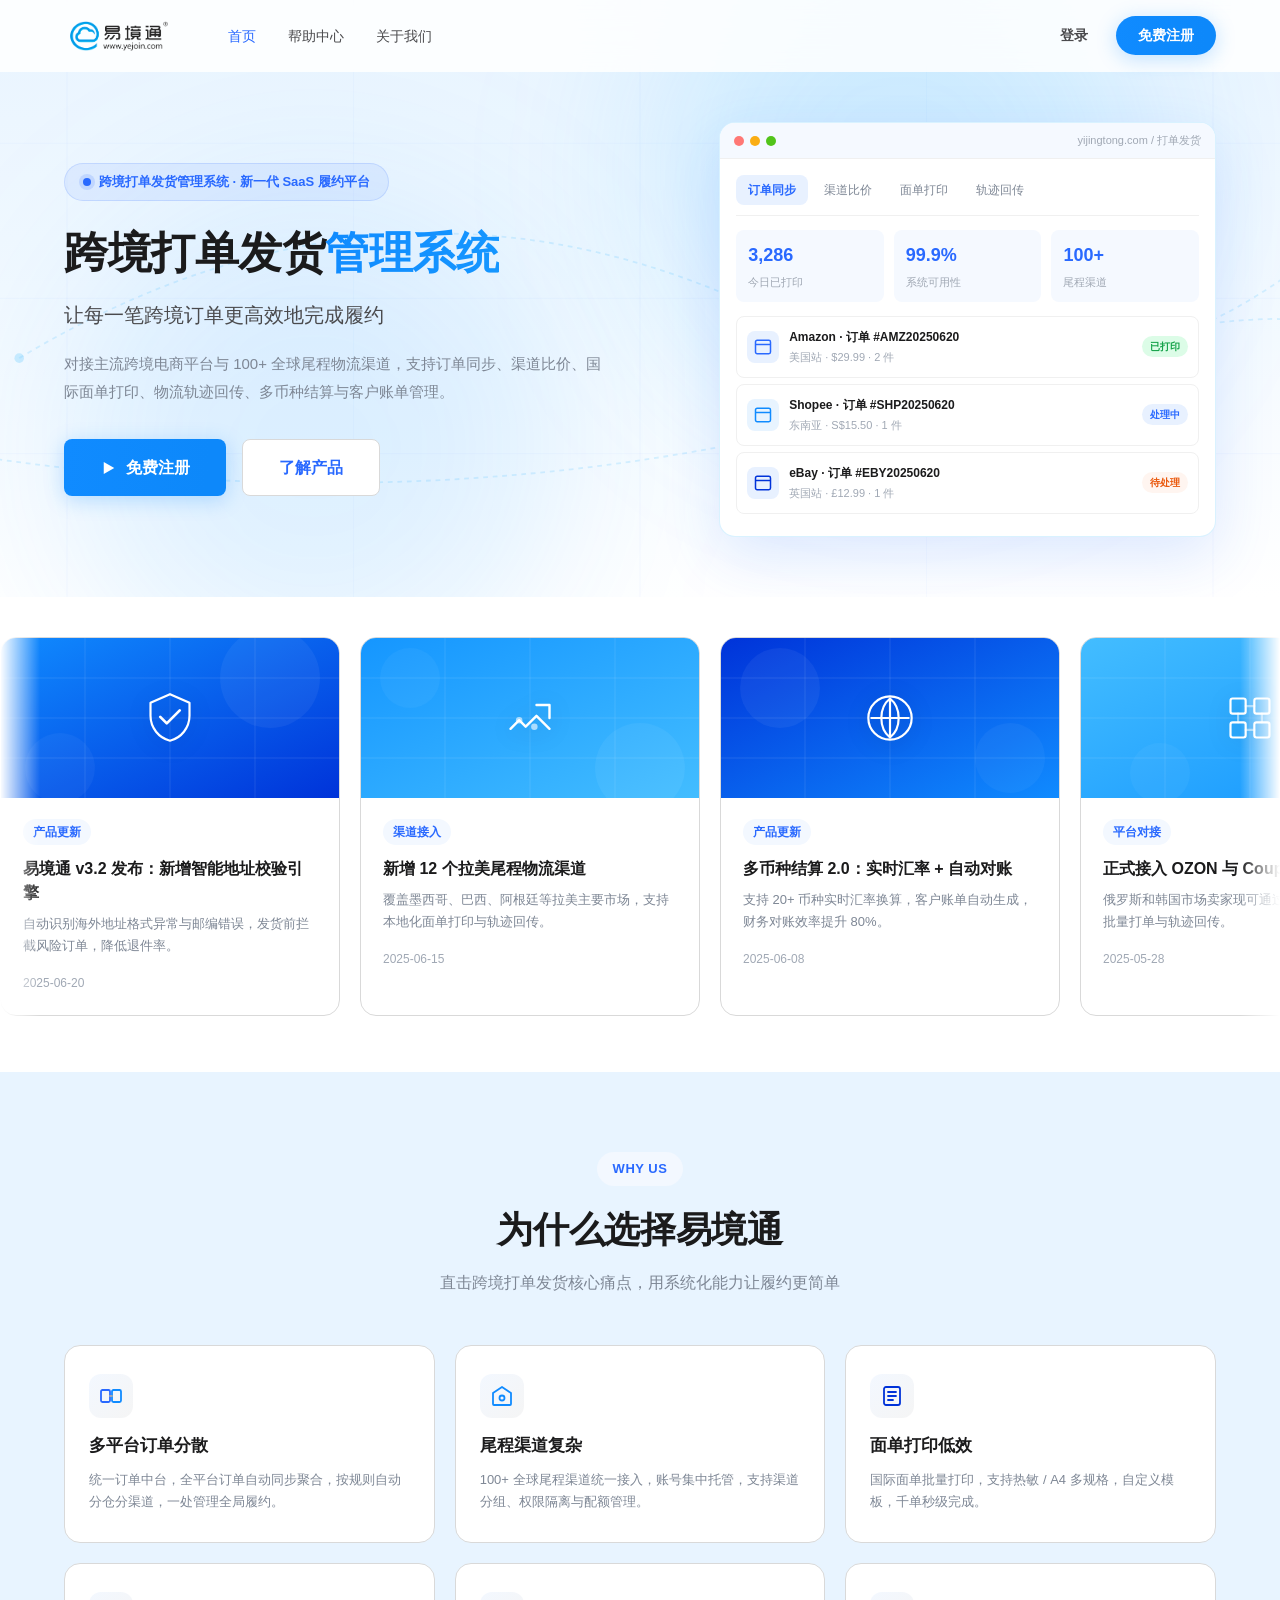
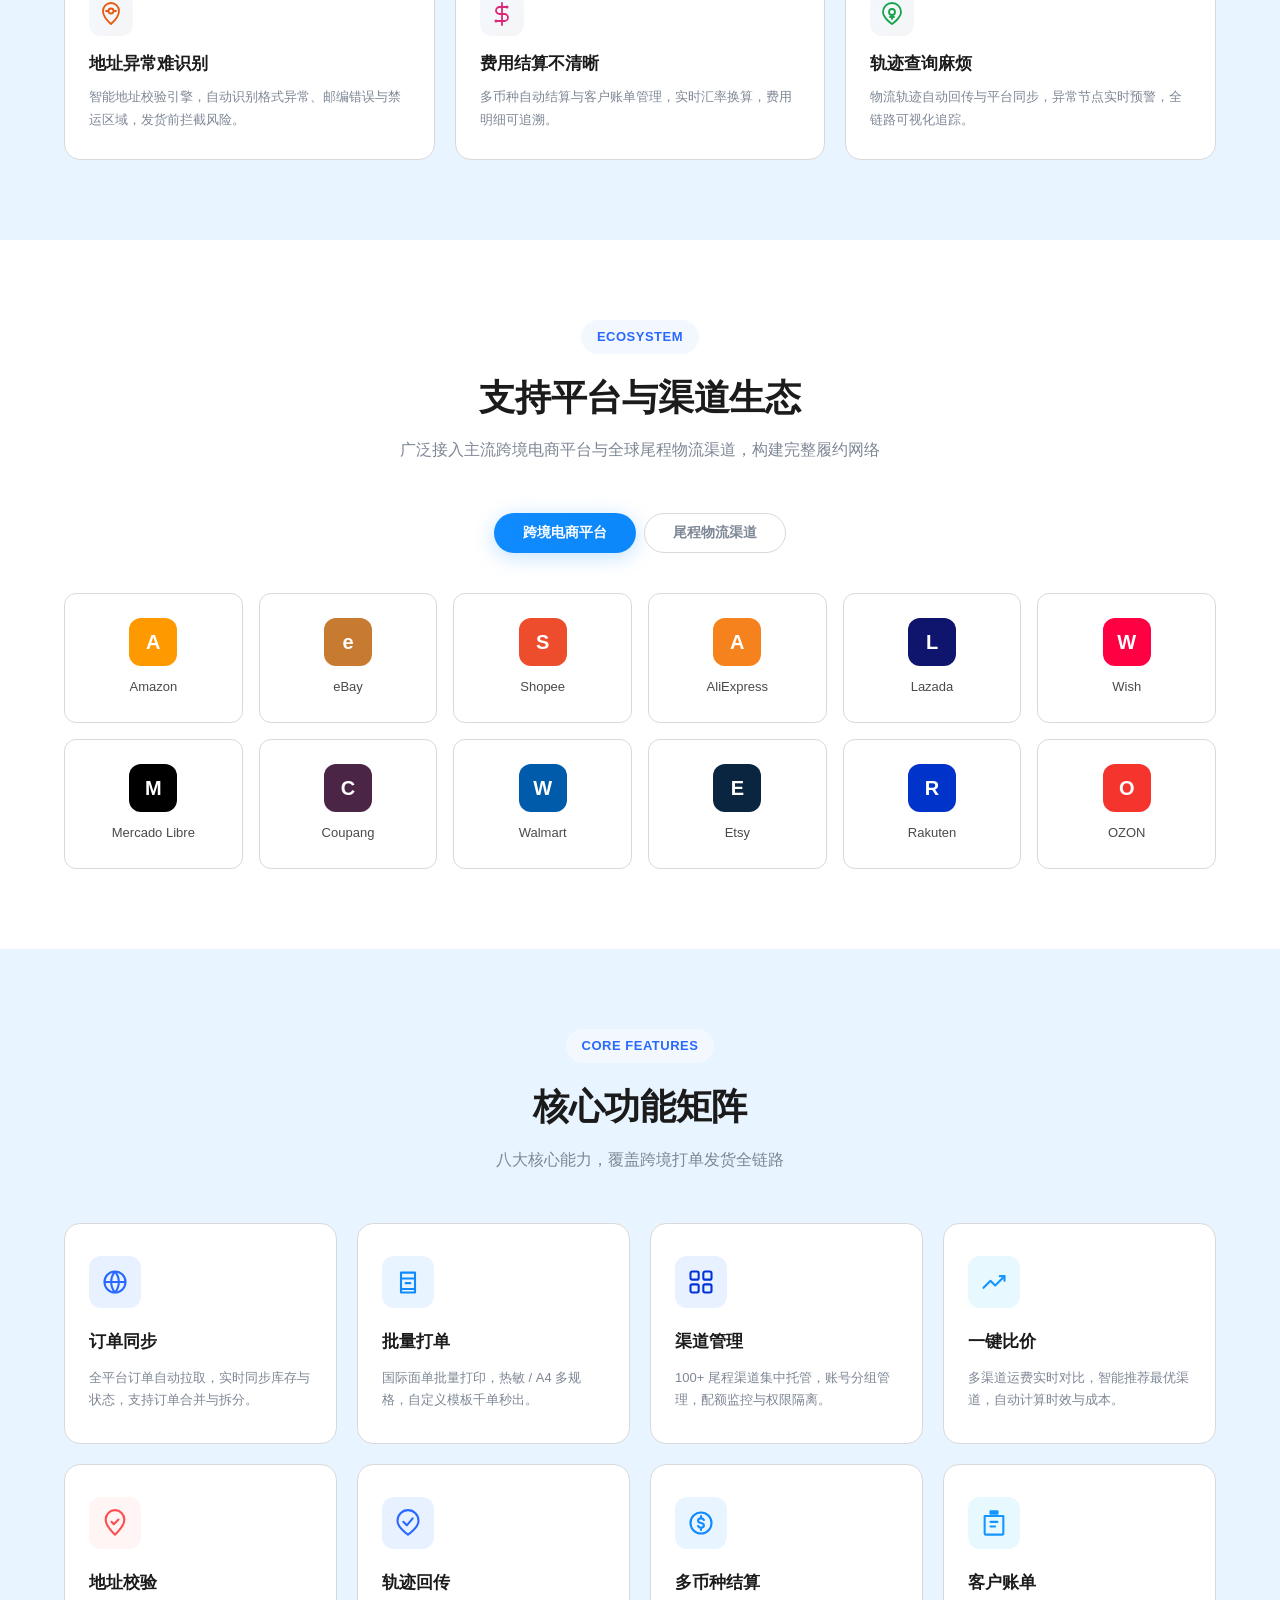
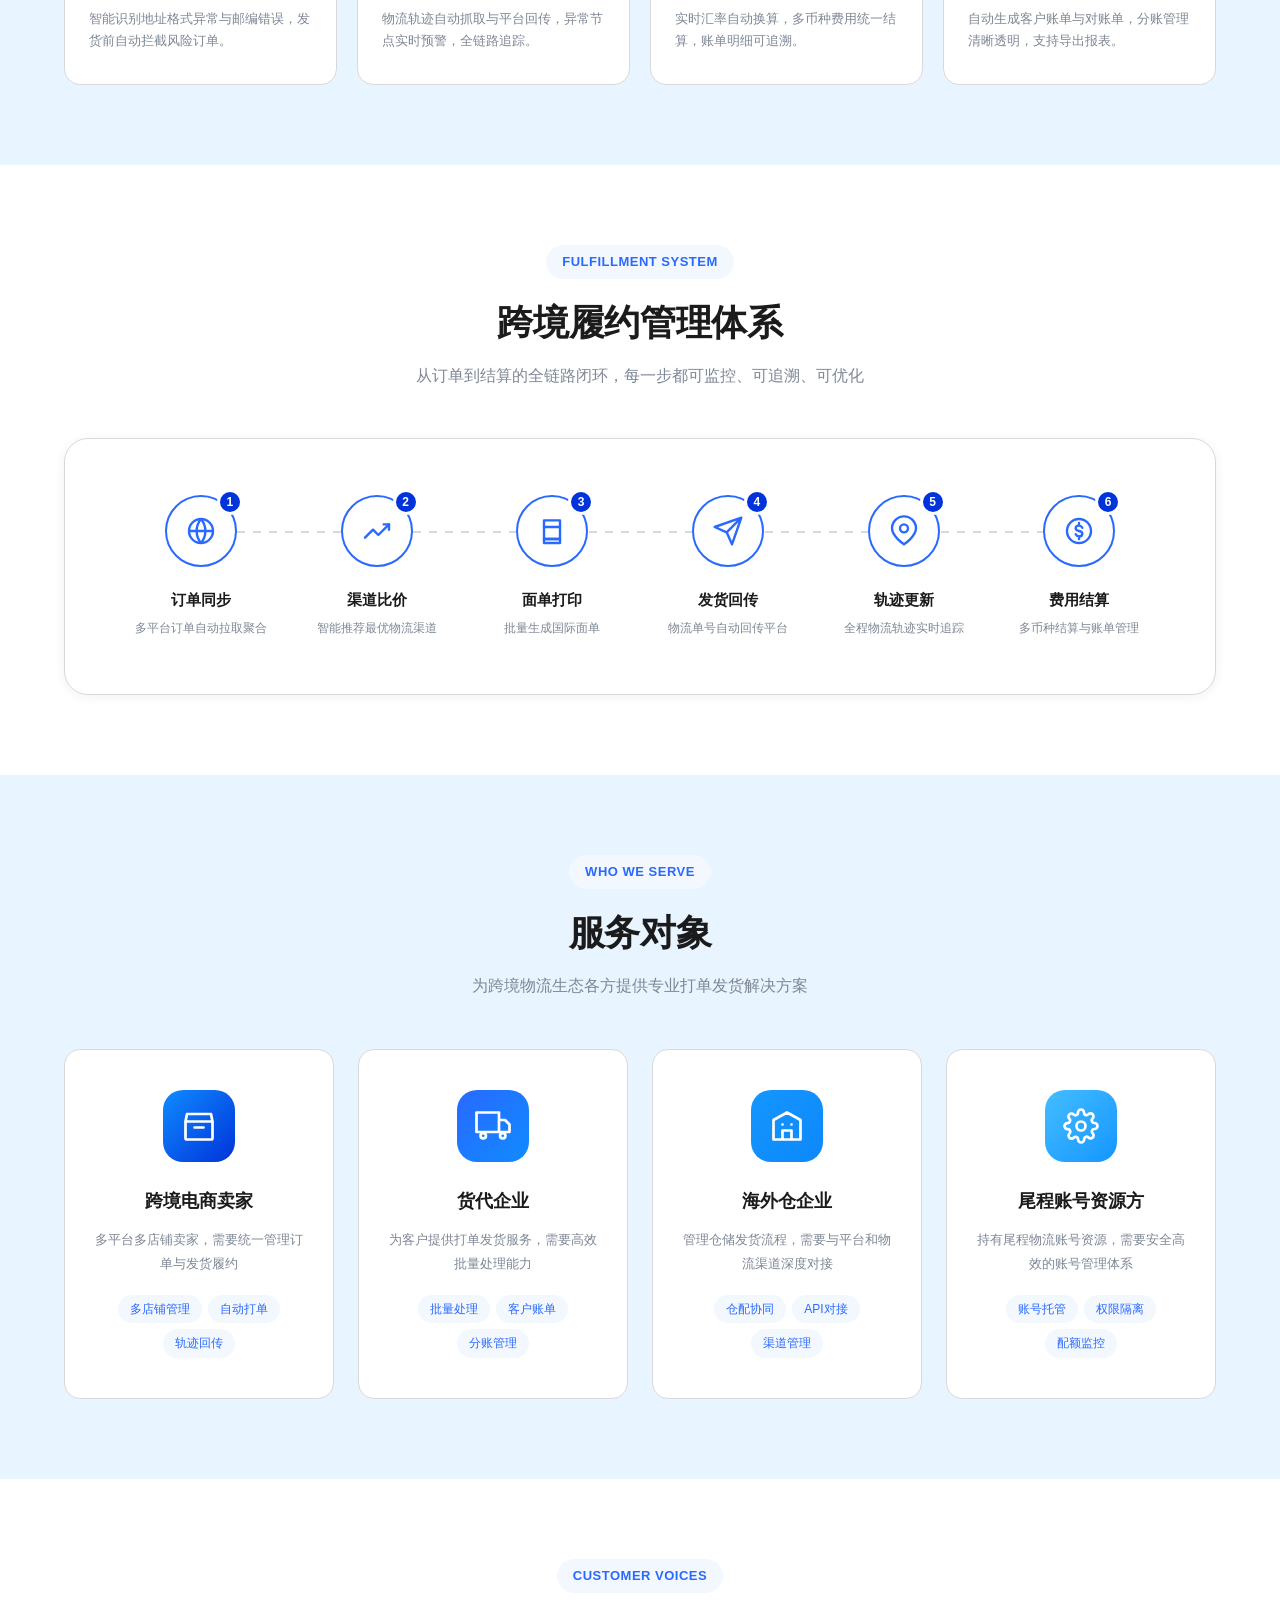
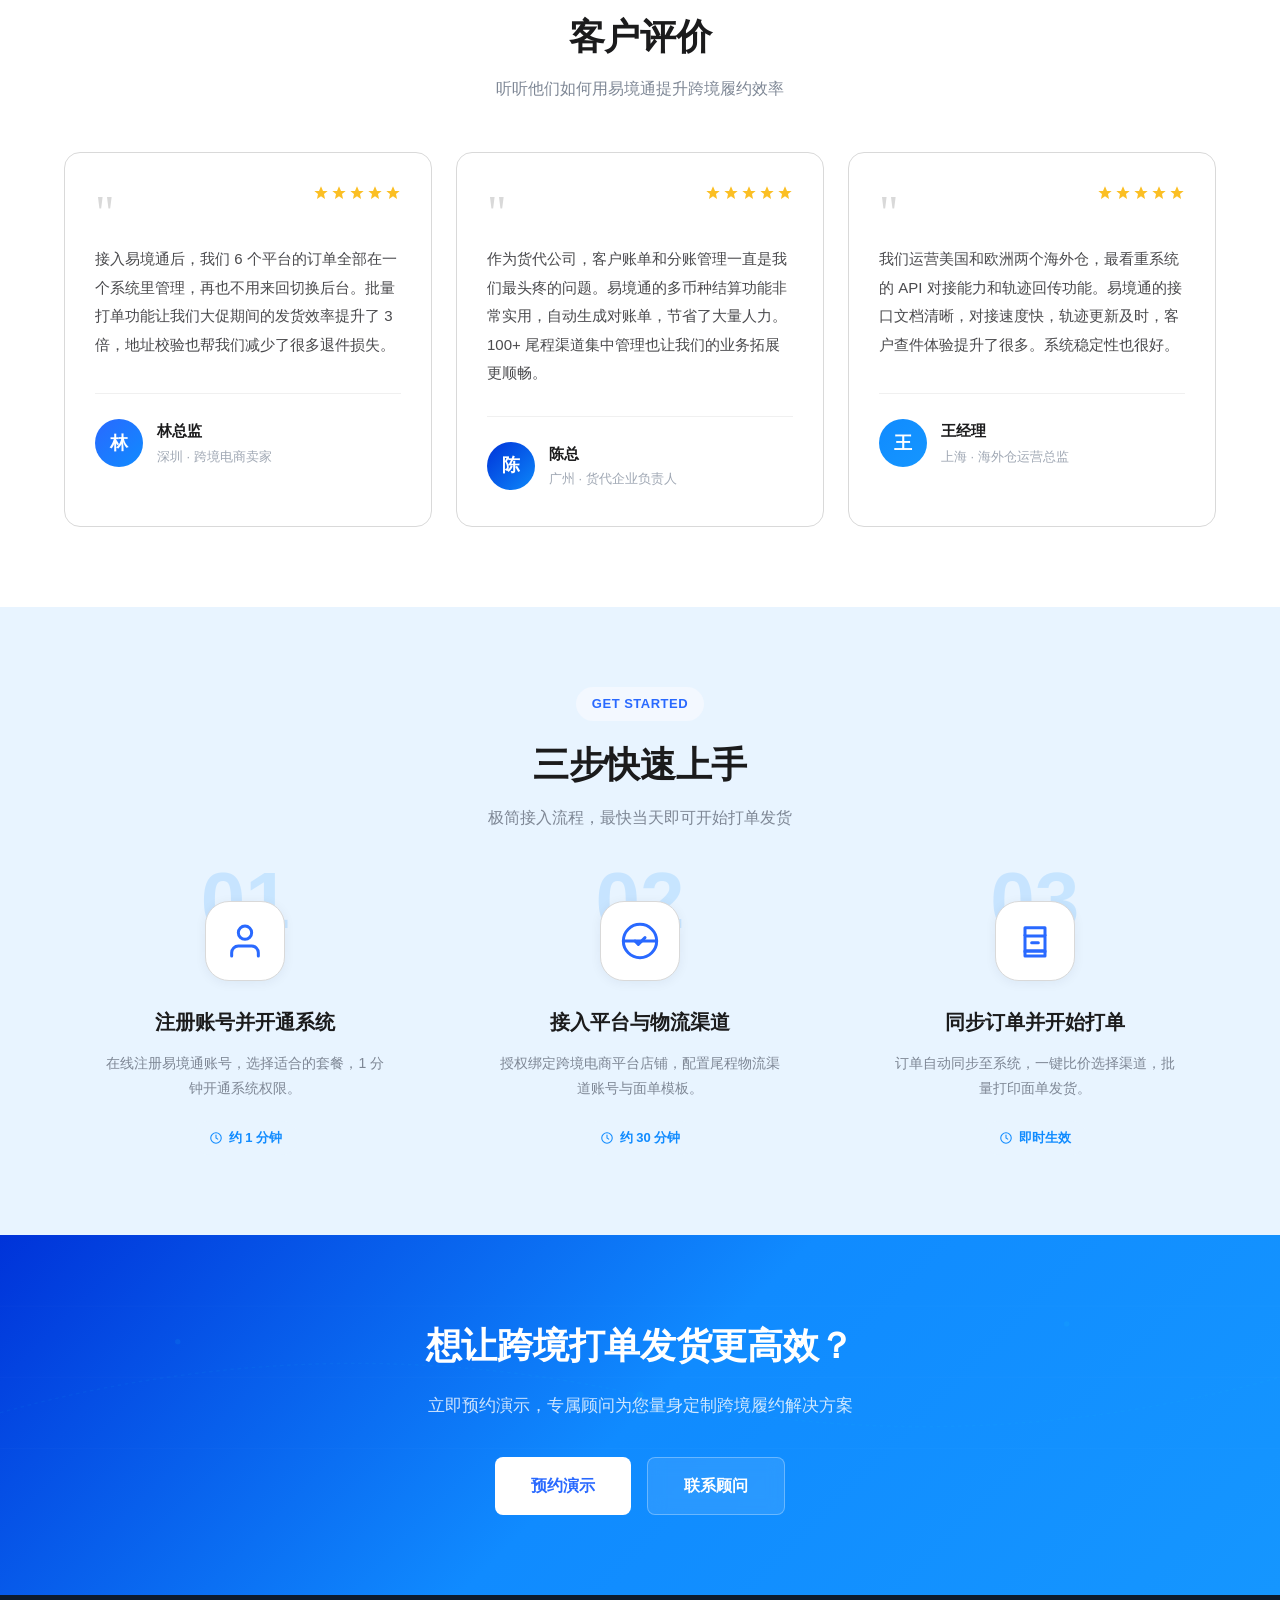
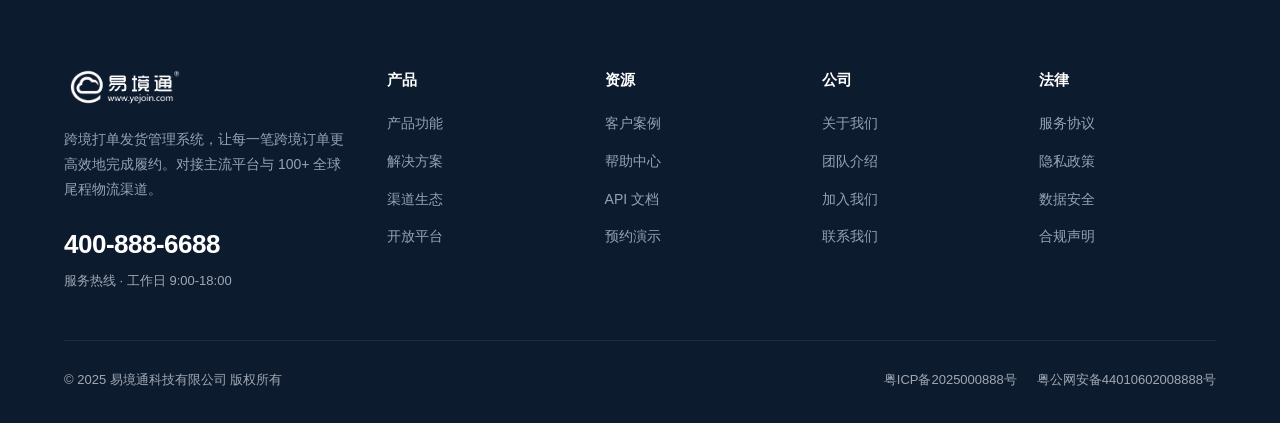
<file: index.html>
<!DOCTYPE html>
<html lang="zh-CN">
<head>
  <meta charset="UTF-8">
  <meta name="viewport" content="width=device-width, initial-scale=1.0">
  <title>易境通 - 跨境打单发货管理系统 | 让每一笔跨境订单更高效地完成履约</title>
  <meta name="description" content="易境通是一款面向跨境电商卖家、货代企业、海外仓和尾程账号资源方的跨境打单发货管理系统。支持100+全球尾程物流渠道、订单同步、国际面单批量打印、一键比价、物流轨迹回传、多币种结算。">
  <link rel="stylesheet" href="css/style.css">
  <link rel="stylesheet" href="css/home.css">
</head>
<body>

  <!-- ========== 顶部导航（透明覆盖式） ========== -->
  <nav class="navbar" id="navbar">
    <div class="nav-inner">
      <a href="index.html" class="nav-logo">
        <img src="assets/logo-color.png" alt="易境通" class="logo-img">
      </a>
      <ul class="nav-menu" id="navMenu">
        <li><a href="index.html" class="active">首页</a></li>
        <li><a href="help.html">帮助中心</a></li>
        <li><a href="about.html">关于我们</a></li>
      </ul>
      <div class="nav-actions">
        <a href="#" class="nav-login">登录</a>
        <a href="#register" class="btn btn--register">免费注册</a>
      </div>
      <button class="nav-toggle" id="navToggle" aria-label="菜单"><span></span><span></span><span></span></button>
    </div>
  </nav>

  <!-- ========== 1. 首屏 Hero（深蓝渐变背景，透明导航白字） ========== -->
  <section class="hero" id="register">
    <div class="hero-bg">
      <svg viewBox="0 0 1440 500" preserveAspectRatio="xMidYMid slice" fill="none">
        <g stroke="rgba(41,105,255,.05)" stroke-width="1">
          <line x1="0" y1="120" x2="1440" y2="120"/><line x1="0" y1="250" x2="1440" y2="250"/><line x1="0" y1="380" x2="1440" y2="380"/>
          <line x1="240" y1="0" x2="240" y2="500"/><line x1="480" y1="0" x2="480" y2="500"/><line x1="720" y1="0" x2="720" y2="500"/><line x1="960" y1="0" x2="960" y2="500"/><line x1="1200" y1="0" x2="1200" y2="500"/>
        </g>
        <g stroke="rgba(67,189,255,.3)" stroke-width="1.5" stroke-dasharray="4 4">
          <path d="M200 300 Q500 120 800 250 T1300 200"/>
          <path d="M150 380 Q600 450 1000 320 T1350 380"/>
        </g>
        <g fill="rgba(67,189,255,.4)">
          <circle cx="200" cy="300" r="4"/><circle cx="800" cy="250" r="5"/><circle cx="1300" cy="200" r="4"/>
          <circle cx="150" cy="380" r="4"/><circle cx="1000" cy="320" r="5"/><circle cx="1350" cy="380" r="4"/>
        </g>
      </svg>
    </div>
    <div class="hero-glow hero-glow--1"></div>
    <div class="hero-glow hero-glow--2"></div>

    <div class="container">
      <div class="hero-inner">
        <!-- 左侧文案 -->
        <div class="hero-content">
          <div class="hero-badge">
            <span class="dot"></span>
            跨境打单发货管理系统 · 新一代 SaaS 履约平台
          </div>
          <h1 class="hero-title">
            跨境打单发货<span class="grad">管理系统</span>
          </h1>
          <p class="hero-sub">让每一笔跨境订单更高效地完成履约</p>
          <p class="hero-desc">
            对接主流跨境电商平台与 100+ 全球尾程物流渠道，支持订单同步、渠道比价、国际面单打印、物流轨迹回传、多币种结算与客户账单管理。
          </p>
          <div class="hero-actions">
            <a href="#register" class="btn btn--primary btn--lg">
              <svg viewBox="0 0 24 24" fill="none"><path d="M5 4l14 8-14 8V4z" fill="currentColor"/></svg>
              免费注册
            </a>
            <a href="help.html" class="btn btn--outline btn--lg">了解产品</a>
          </div>
        </div>
        <!-- 右侧系统界面 -->
        <div class="hero-visual">
          <div class="hero-mockup">
            <div class="mockup-bar"><span></span><span></span><span></span><span class="mockup-url">yijingtong.com / 打单发货</span></div>
            <div class="mockup-body">
              <div class="mockup-toolbar">
                <div class="mt-item active">订单同步</div>
                <div class="mt-item">渠道比价</div>
                <div class="mt-item">面单打印</div>
                <div class="mt-item">轨迹回传</div>
              </div>
              <div class="mockup-stats">
                <div class="ms-card"><div class="ms-num">3,286</div><div class="ms-label">今日已打印</div></div>
                <div class="ms-card"><div class="ms-num">99.9%</div><div class="ms-label">系统可用性</div></div>
                <div class="ms-card"><div class="ms-num">100+</div><div class="ms-label">尾程渠道</div></div>
              </div>
              <div class="mockup-row"><div class="mr-icon" style="background:#e8f1ff"><svg viewBox="0 0 24 24" fill="none" width="20"><rect x="3" y="4" width="18" height="16" rx="2" stroke="#2969ff" stroke-width="1.8"/><path d="M3 9h18" stroke="#2969ff" stroke-width="1.8"/></svg></div><div class="mr-text"><div class="mr-title">Amazon · 订单 #AMZ20250620</div><div class="mr-sub">美国站 · $29.99 · 2 件</div></div><span class="mr-status green">已打印</span></div>
              <div class="mockup-row"><div class="mr-icon" style="background:#e8f4ff"><svg viewBox="0 0 24 24" fill="none" width="20"><rect x="3" y="4" width="18" height="16" rx="2" stroke="#108bff" stroke-width="1.8"/><path d="M3 9h18" stroke="#108bff" stroke-width="1.8"/></svg></div><div class="mr-text"><div class="mr-title">Shopee · 订单 #SHP20250620</div><div class="mr-sub">东南亚 · S$15.50 · 1 件</div></div><span class="mr-status blue">处理中</span></div>
              <div class="mockup-row"><div class="mr-icon" style="background:#e8f1ff"><svg viewBox="0 0 24 24" fill="none" width="20"><rect x="3" y="4" width="18" height="16" rx="2" stroke="#0033d9" stroke-width="1.8"/><path d="M3 9h18" stroke="#0033d9" stroke-width="1.8"/></svg></div><div class="mr-text"><div class="mr-title">eBay · 订单 #EBY20250620</div><div class="mr-sub">英国站 · £12.99 · 1 件</div></div><span class="mr-status orange">待处理</span></div>
            </div>
          </div>
        </div>
      </div>
    </div>
  </section>

  <!-- ========== 2. 资讯/产品更新滚动（无标题，直接滚动） ========== -->
  <section class="news-scroll-section news-scroll-section--notitle">
    <div class="news-scroll-wrap">
      <div class="news-scroll-track" id="newsTrack">
        <!-- 卡片1：地址校验 -->
        <a href="#" class="news-card">
          <div class="news-card-img ni-1">
            <svg class="ni-bg" viewBox="0 0 340 160" fill="none" preserveAspectRatio="xMidYMid slice"><rect width="340" height="160" fill="url(#g1)"/><defs><linearGradient id="g1" x1="0%" y1="0%" x2="100%" y2="100%"><stop offset="0%" stop-color="#108bff"/><stop offset="100%" stop-color="#0033d9"/></linearGradient></defs><g stroke="rgba(255,255,255,.1)" stroke-width="1"><line x1="0" y1="40" x2="340" y2="40"/><line x1="0" y1="80" x2="340" y2="80"/><line x1="0" y1="120" x2="340" y2="120"/><line x1="85" y1="0" x2="85" y2="160"/><line x1="170" y1="0" x2="170" y2="160"/><line x1="255" y1="0" x2="255" y2="160"/></g><circle cx="270" cy="40" r="50" fill="rgba(255,255,255,.05)"/><circle cx="60" cy="130" r="35" fill="rgba(255,255,255,.04)"/></svg>
            <svg class="ni-icon" viewBox="0 0 48 48" fill="none"><path d="M24 2L6 10v12c0 11 7.7 20.4 18 23 10.3-2.6 18-12 18-23V10L24 2z" stroke="#fff" stroke-width="2" stroke-linejoin="round"/><path d="M15 23l6 6 12-12" stroke="#fff" stroke-width="2.5" stroke-linecap="round" stroke-linejoin="round"/></svg>
          </div>
          <div class="news-card-body">
            <span class="news-card-tag">产品更新</span>
            <h3>易境通 v3.2 发布：新增智能地址校验引擎</h3>
            <p>自动识别海外地址格式异常与邮编错误，发货前拦截风险订单，降低退件率。</p>
            <span class="news-card-date">2025-06-20</span>
          </div>
        </a>
        <!-- 卡片2：拉美渠道 -->
        <a href="#" class="news-card">
          <div class="news-card-img ni-2">
            <svg class="ni-bg" viewBox="0 0 340 160" fill="none" preserveAspectRatio="xMidYMid slice"><rect width="340" height="160" fill="url(#g2)"/><defs><linearGradient id="g2" x1="0%" y1="0%" x2="100%" y2="100%"><stop offset="0%" stop-color="#1596ff"/><stop offset="100%" stop-color="#43bdff"/></linearGradient></defs><g stroke="rgba(255,255,255,.1)" stroke-width="1"><line x1="0" y1="40" x2="340" y2="40"/><line x1="0" y1="80" x2="340" y2="80"/><line x1="0" y1="120" x2="340" y2="120"/><line x1="85" y1="0" x2="85" y2="160"/><line x1="170" y1="0" x2="170" y2="160"/><line x1="255" y1="0" x2="255" y2="160"/></g><circle cx="280" cy="130" r="45" fill="rgba(255,255,255,.05)"/><circle cx="50" cy="40" r="30" fill="rgba(255,255,255,.04)"/></svg>
            <svg class="ni-icon" viewBox="0 0 48 48" fill="none"><path d="M6 34l8-8 6 6 10-10 12 12" stroke="#fff" stroke-width="2.2" stroke-linecap="round" stroke-linejoin="round"/><path d="M30 12h12v12" stroke="#fff" stroke-width="2.2" stroke-linecap="round" stroke-linejoin="round"/><circle cx="14" cy="26" r="3" fill="#fff" opacity=".6"/><circle cx="28" cy="32" r="3" fill="#fff" opacity=".6"/></svg>
          </div>
          <div class="news-card-body">
            <span class="news-card-tag">渠道接入</span>
            <h3>新增 12 个拉美尾程物流渠道</h3>
            <p>覆盖墨西哥、巴西、阿根廷等拉美主要市场，支持本地化面单打印与轨迹回传。</p>
            <span class="news-card-date">2025-06-15</span>
          </div>
        </a>
        <!-- 卡片3：多币种结算 -->
        <a href="#" class="news-card">
          <div class="news-card-img ni-3">
            <svg class="ni-bg" viewBox="0 0 340 160" fill="none" preserveAspectRatio="xMidYMid slice"><rect width="340" height="160" fill="url(#g3)"/><defs><linearGradient id="g3" x1="0%" y1="0%" x2="100%" y2="100%"><stop offset="0%" stop-color="#0033d9"/><stop offset="100%" stop-color="#108bff"/></linearGradient></defs><g stroke="rgba(255,255,255,.1)" stroke-width="1"><line x1="0" y1="40" x2="340" y2="40"/><line x1="0" y1="80" x2="340" y2="80"/><line x1="0" y1="120" x2="340" y2="120"/><line x1="85" y1="0" x2="85" y2="160"/><line x1="170" y1="0" x2="170" y2="160"/><line x1="255" y1="0" x2="255" y2="160"/></g><circle cx="60" cy="50" r="40" fill="rgba(255,255,255,.05)"/><circle cx="290" cy="120" r="35" fill="rgba(255,255,255,.04)"/></svg>
            <svg class="ni-icon" viewBox="0 0 48 48" fill="none"><circle cx="24" cy="24" r="20" stroke="#fff" stroke-width="2"/><path d="M24 6v36M6 24h36M24 6c5 4 8 11 8 18s-3 14-8 18c-5-4-8-11-8-18s3-14 8-18z" stroke="#fff" stroke-width="2"/></svg>
          </div>
          <div class="news-card-body">
            <span class="news-card-tag">产品更新</span>
            <h3>多币种结算 2.0：实时汇率 + 自动对账</h3>
            <p>支持 20+ 币种实时汇率换算，客户账单自动生成，财务对账效率提升 80%。</p>
            <span class="news-card-date">2025-06-08</span>
          </div>
        </a>
        <!-- 卡片4：平台对接 -->
        <a href="#" class="news-card">
          <div class="news-card-img ni-4">
            <svg class="ni-bg" viewBox="0 0 340 160" fill="none" preserveAspectRatio="xMidYMid slice"><rect width="340" height="160" fill="url(#g4)"/><defs><linearGradient id="g4" x1="0%" y1="0%" x2="100%" y2="100%"><stop offset="0%" stop-color="#43bdff"/><stop offset="100%" stop-color="#1596ff"/></linearGradient></defs><g stroke="rgba(255,255,255,.1)" stroke-width="1"><line x1="0" y1="40" x2="340" y2="40"/><line x1="0" y1="80" x2="340" y2="80"/><line x1="0" y1="120" x2="340" y2="120"/><line x1="85" y1="0" x2="85" y2="160"/><line x1="170" y1="0" x2="170" y2="160"/><line x1="255" y1="0" x2="255" y2="160"/></g><circle cx="270" cy="45" r="45" fill="rgba(255,255,255,.05)"/><circle cx="80" cy="135" r="30" fill="rgba(255,255,255,.04)"/></svg>
            <svg class="ni-icon" viewBox="0 0 48 48" fill="none"><rect x="6" y="6" width="14" height="14" rx="2" stroke="#fff" stroke-width="2"/><rect x="28" y="6" width="14" height="14" rx="2" stroke="#fff" stroke-width="2"/><rect x="6" y="28" width="14" height="14" rx="2" stroke="#fff" stroke-width="2"/><rect x="28" y="28" width="14" height="14" rx="2" stroke="#fff" stroke-width="2"/><path d="M20 13h8M13 20v8M35 20v8M20 35h8" stroke="#fff" stroke-width="2" stroke-linecap="round" opacity=".5"/></svg>
          </div>
          <div class="news-card-body">
            <span class="news-card-tag">平台对接</span>
            <h3>正式接入 OZON 与 Coupang 平台</h3>
            <p>俄罗斯和韩国市场卖家现可通过易境通同步订单、批量打单与轨迹回传。</p>
            <span class="news-card-date">2025-05-28</span>
          </div>
        </a>
        <!-- 卡片5：行业资讯 -->
        <a href="#" class="news-card">
          <div class="news-card-img ni-5">
            <svg class="ni-bg" viewBox="0 0 340 160" fill="none" preserveAspectRatio="xMidYMid slice"><rect width="340" height="160" fill="url(#g5)"/><defs><linearGradient id="g5" x1="0%" y1="0%" x2="100%" y2="100%"><stop offset="0%" stop-color="#108bff"/><stop offset="100%" stop-color="#1596ff"/></linearGradient></defs><g stroke="rgba(255,255,255,.1)" stroke-width="1"><line x1="0" y1="40" x2="340" y2="40"/><line x1="0" y1="80" x2="340" y2="80"/><line x1="0" y1="120" x2="340" y2="120"/><line x1="85" y1="0" x2="85" y2="160"/><line x1="170" y1="0" x2="170" y2="160"/><line x1="255" y1="0" x2="255" y2="160"/></g><circle cx="50" cy="120" r="40" fill="rgba(255,255,255,.05)"/><circle cx="300" cy="40" r="30" fill="rgba(255,255,255,.04)"/></svg>
            <svg class="ni-icon" viewBox="0 0 48 48" fill="none"><path d="M6 36l9-9 7 7 11-11 9 9" stroke="#fff" stroke-width="2.2" stroke-linecap="round" stroke-linejoin="round"/><path d="M6 36V14M15 27V14M22 34V14M33 23V14M42 32V14" stroke="#fff" stroke-width="2" stroke-linecap="round" opacity=".5"/></svg>
          </div>
          <div class="news-card-body">
            <span class="news-card-tag">行业资讯</span>
            <h3>2025 跨境物流趋势：尾程数字化加速</h3>
            <p>全球跨境电商物流正经历数字化变革，尾程渠道管理与可视化追踪成为核心竞争力。</p>
            <span class="news-card-date">2025-05-20</span>
          </div>
        </a>
        <!-- 卡片6：批量打单 -->
        <a href="#" class="news-card">
          <div class="news-card-img ni-6">
            <svg class="ni-bg" viewBox="0 0 340 160" fill="none" preserveAspectRatio="xMidYMid slice"><rect width="340" height="160" fill="url(#g6)"/><defs><linearGradient id="g6" x1="0%" y1="0%" x2="100%" y2="100%"><stop offset="0%" stop-color="#0033d9"/><stop offset="100%" stop-color="#1596ff"/></linearGradient></defs><g stroke="rgba(255,255,255,.1)" stroke-width="1"><line x1="0" y1="40" x2="340" y2="40"/><line x1="0" y1="80" x2="340" y2="80"/><line x1="0" y1="120" x2="340" y2="120"/><line x1="85" y1="0" x2="85" y2="160"/><line x1="170" y1="0" x2="170" y2="160"/><line x1="255" y1="0" x2="255" y2="160"/></g><circle cx="280" cy="50" r="42" fill="rgba(255,255,255,.05)"/><circle cx="70" cy="130" r="32" fill="rgba(255,255,255,.04)"/></svg>
            <svg class="ni-icon" viewBox="0 0 48 48" fill="none"><rect x="12" y="4" width="24" height="4" rx="1" stroke="#fff" stroke-width="2"/><rect x="8" y="8" width="32" height="32" rx="2" stroke="#fff" stroke-width="2"/><path d="M16 18h16M16 24h16M16 30h10" stroke="#fff" stroke-width="2" stroke-linecap="round"/><circle cx="34" cy="34" r="6" fill="rgba(255,255,255,.2)" stroke="#fff" stroke-width="1.5"/><path d="M34 31v3l2 2" stroke="#fff" stroke-width="1.5" stroke-linecap="round"/></svg>
          </div>
          <div class="news-card-body">
            <span class="news-card-tag">产品更新</span>
            <h3>批量打单 3.0：千单秒级，断点续打</h3>
            <p>全新打印引擎，支持热敏/A4多规格，打印任务队列管理，断点续打不重不漏。</p>
            <span class="news-card-date">2025-05-10</span>
          </div>
        </a>
      </div>
    </div>
  </section>

  <!-- ========== 3. 为什么选择易境通 ========== -->
  <section class="section section--soft" id="painpoints">
    <div class="container">
      <div class="section-head reveal">
        <span class="section-eyebrow">WHY US</span>
        <h2 class="section-title">为什么选择易境通</h2>
        <p class="section-sub">直击跨境打单发货核心痛点，用系统化能力让履约更简单</p>
      </div>
      <div class="pain-grid">
        <!-- 痛点1 -->
        <div class="pain-card reveal">
          <div class="pain-icon">
            <svg viewBox="0 0 24 24" fill="none"><rect x="2" y="6" width="9" height="12" rx="1.5" stroke="#2969ff" stroke-width="1.8"/><rect x="13" y="6" width="9" height="12" rx="1.5" stroke="#108bff" stroke-width="1.8"/><path d="M11 12h2" stroke="#a0a8b4" stroke-width="1.8" stroke-linecap="round" stroke-dasharray="2 2"/></svg>
          </div>
          <h3>多平台订单分散</h3>
          <p class="pain-solution">统一订单中台，全平台订单自动同步聚合，按规则自动分仓分渠道，一处管理全局履约。</p>
        </div>
        <!-- 痛点2 -->
        <div class="pain-card reveal reveal-d1">
          <div class="pain-icon">
            <svg viewBox="0 0 24 24" fill="none"><path d="M3 9l9-6 9 6v11a1 1 0 01-1 1H4a1 1 0 01-1-1V9z" stroke="#108bff" stroke-width="1.8" stroke-linejoin="round"/><circle cx="12" cy="14" r="2.5" stroke="#108bff" stroke-width="1.8"/></svg>
          </div>
          <h3>尾程渠道复杂</h3>
          <p class="pain-solution">100+ 全球尾程渠道统一接入，账号集中托管，支持渠道分组、权限隔离与配额管理。</p>
        </div>
        <!-- 痛点3 -->
        <div class="pain-card reveal reveal-d2">
          <div class="pain-icon">
            <svg viewBox="0 0 24 24" fill="none"><rect x="4" y="3" width="16" height="18" rx="2" stroke="#0033d9" stroke-width="1.8"/><path d="M8 8h8M8 12h8M8 16h5" stroke="#0033d9" stroke-width="1.8" stroke-linecap="round"/></svg>
          </div>
          <h3>面单打印低效</h3>
          <p class="pain-solution">国际面单批量打印，支持热敏 / A4 多规格，自定义模板，千单秒级完成。</p>
        </div>
        <!-- 痛点4 -->
        <div class="pain-card reveal">
          <div class="pain-icon">
            <svg viewBox="0 0 24 24" fill="none"><path d="M12 22s8-7 8-13a8 8 0 10-16 0c0 6 8 13 8 13z" stroke="#ea580c" stroke-width="1.8" stroke-linejoin="round"/><circle cx="12" cy="9" r="2.5" stroke="#ea580c" stroke-width="1.8"/><path d="M9 9l-2 0M17 9l-2 0" stroke="#ea580c" stroke-width="1.8" stroke-linecap="round"/></svg>
          </div>
          <h3>地址异常难识别</h3>
          <p class="pain-solution">智能地址校验引擎，自动识别格式异常、邮编错误与禁运区域，发货前拦截风险。</p>
        </div>
        <!-- 痛点5 -->
        <div class="pain-card reveal reveal-d1">
          <div class="pain-icon">
            <svg viewBox="0 0 24 24" fill="none"><path d="M12 1v22M17 5H9.5a3.5 3.5 0 000 7h5a3.5 3.5 0 010 7H6" stroke="#db2777" stroke-width="1.8" stroke-linecap="round" stroke-linejoin="round"/><circle cx="17" cy="5" r="1.5" fill="#db2777"/><circle cx="6" cy="19" r="1.5" fill="#db2777"/></svg>
          </div>
          <h3>费用结算不清晰</h3>
          <p class="pain-solution">多币种自动结算与客户账单管理，实时汇率换算，费用明细可追溯。</p>
        </div>
        <!-- 痛点6 -->
        <div class="pain-card reveal reveal-d2">
          <div class="pain-icon">
            <svg viewBox="0 0 24 24" fill="none"><path d="M21 10c0 6-9 12-9 12s-9-6-9-12a9 9 0 0118 0z" stroke="#16a34a" stroke-width="1.8" stroke-linejoin="round"/><circle cx="12" cy="10" r="3" stroke="#16a34a" stroke-width="1.8"/><path d="M12 13v4M10 15h4" stroke="#16a34a" stroke-width="1.8" stroke-linecap="round"/></svg>
          </div>
          <h3>轨迹查询麻烦</h3>
          <p class="pain-solution">物流轨迹自动回传与平台同步，异常节点实时预警，全链路可视化追踪。</p>
        </div>
      </div>
    </div>
  </section>

  <!-- ========== 4. 支持平台与渠道生态 ========== -->
  <section class="section" id="ecology">
    <div class="container">
      <div class="section-head reveal">
        <span class="section-eyebrow">ECOSYSTEM</span>
        <h2 class="section-title">支持平台与渠道生态</h2>
        <p class="section-sub">广泛接入主流跨境电商平台与全球尾程物流渠道，构建完整履约网络</p>
      </div>
      <div class="eco-tabs reveal">
        <button class="eco-tab active" data-tab="platforms">跨境电商平台</button>
        <button class="eco-tab" data-tab="channels">尾程物流渠道</button>
      </div>

      <!-- 平台 Logo 墙 -->
      <div class="eco-panel active" id="platforms">
        <div class="logo-wall">
          <div class="logo-item reveal"><div class="logo-img" style="background:#ff9900">A</div><span class="logo-name">Amazon</span></div>
          <div class="logo-item reveal reveal-d1"><div class="logo-img" style="background:#c77b30">e</div><span class="logo-name">eBay</span></div>
          <div class="logo-item reveal reveal-d2"><div class="logo-img" style="background:#ee4d2d">S</div><span class="logo-name">Shopee</span></div>
          <div class="logo-item reveal reveal-d3"><div class="logo-img" style="background:#f6821e">A</div><span class="logo-name">AliExpress</span></div>
          <div class="logo-item reveal"><div class="logo-img" style="background:#0f146d">L</div><span class="logo-name">Lazada</span></div>
          <div class="logo-item reveal reveal-d1"><div class="logo-img" style="background:#ff0042">W</div><span class="logo-name">Wish</span></div>
          <div class="logo-item reveal reveal-d2"><div class="logo-img" style="background:#000000">M</div><span class="logo-name">Mercado Libre</span></div>
          <div class="logo-item reveal reveal-d3"><div class="logo-img" style="background:#4a2545">C</div><span class="logo-name">Coupang</span></div>
          <div class="logo-item reveal"><div class="logo-img" style="background:#005baa">W</div><span class="logo-name">Walmart</span></div>
          <div class="logo-item reveal reveal-d1"><div class="logo-img" style="background:#0a2540">E</div><span class="logo-name">Etsy</span></div>
          <div class="logo-item reveal reveal-d2"><div class="logo-img" style="background:#0033c9">R</div><span class="logo-name">Rakuten</span></div>
          <div class="logo-item reveal reveal-d3"><div class="logo-img" style="background:#f6342e">O</div><span class="logo-name">OZON</span></div>
        </div>
      </div>

      <!-- 渠道 Logo 墙 -->
      <div class="eco-panel" id="channels">
        <div class="logo-wall">
          <div class="logo-item reveal"><div class="logo-img" style="background:#4d148c">U</div><span class="logo-name">UPS</span></div>
          <div class="logo-item reveal reveal-d1"><div class="logo-img" style="background:#6364a1">F</div><span class="logo-name">FedEx</span></div>
          <div class="logo-item reveal reveal-d2"><div class="logo-img" style="background:#f3a712">D</div><span class="logo-name">DHL</span></div>
          <div class="logo-item reveal reveal-d3"><div class="logo-img" style="background:#336699">U</div><span class="logo-name">USPS</span></div>
          <div class="logo-item reveal"><div class="logo-img" style="background:#e30613">R</div><span class="logo-name">Royal Mail</span></div>
          <div class="logo-item reveal reveal-d1"><div class="logo-img" style="background:#ff6600">H</div><span class="logo-name">Hermes</span></div>
          <div class="logo-item reveal reveal-d2"><div class="logo-img" style="background:#fbb034">Y</div><span class="logo-name">Yodel</span></div>
          <div class="logo-item reveal reveal-d3"><div class="logo-img" style="background:#d52b1e">L</div><span class="logo-name">La Poste</span></div>
          <div class="logo-item reveal"><div class="logo-img" style="background:#004a98">C</div><span class="logo-name">Correos</span></div>
          <div class="logo-item reveal reveal-d1"><div class="logo-img" style="background:#0078d4">P</div><span class="logo-name">PostNord</span></div>
          <div class="logo-item reveal reveal-d2"><div class="logo-img" style="background:#00833e">J</div><span class="logo-name">Japan Post</span></div>
          <div class="logo-item reveal reveal-d3"><div class="logo-img" style="background:#1a3668">A</div><span class="logo-name">Australia Post</span></div>
        </div>
      </div>
    </div>
  </section>

  <!-- ========== 5. 核心功能矩阵 ========== -->
  <section class="section section--soft" id="features">
    <div class="container">
      <div class="section-head reveal">
        <span class="section-eyebrow">CORE FEATURES</span>
        <h2 class="section-title">核心功能矩阵</h2>
        <p class="section-sub">八大核心能力，覆盖跨境打单发货全链路</p>
      </div>
      <div class="feature-grid">
        <div class="feature-card reveal">
          <div class="feature-icon fi-1"><svg viewBox="0 0 24 24" fill="none"><path d="M21 12a9 9 0 11-18 0 9 9 0 0118 0z" stroke="currentColor" stroke-width="1.8"/><path d="M3 12h18M12 3a14 14 0 010 18M12 3a14 14 0 000 18" stroke="currentColor" stroke-width="1.8"/></svg></div>
          <h3>订单同步</h3>
          <p>全平台订单自动拉取，实时同步库存与状态，支持订单合并与拆分。</p>
        </div>
        <div class="feature-card reveal reveal-d1">
          <div class="feature-icon fi-2"><svg viewBox="0 0 24 24" fill="none"><path d="M6 9V4h12v5M6 18h12v3H6v-3z" stroke="currentColor" stroke-width="1.8" stroke-linejoin="round"/><path d="M6 9h12v9H6V9zM10 13h4" stroke="currentColor" stroke-width="1.8" stroke-linecap="round"/></svg></div>
          <h3>批量打单</h3>
          <p>国际面单批量打印，热敏 / A4 多规格，自定义模板千单秒出。</p>
        </div>
        <div class="feature-card reveal reveal-d2">
          <div class="feature-icon fi-3"><svg viewBox="0 0 24 24" fill="none"><rect x="3" y="3" width="7" height="7" rx="1.5" stroke="currentColor" stroke-width="1.8"/><rect x="14" y="3" width="7" height="7" rx="1.5" stroke="currentColor" stroke-width="1.8"/><rect x="3" y="14" width="7" height="7" rx="1.5" stroke="currentColor" stroke-width="1.8"/><rect x="14" y="14" width="7" height="7" rx="1.5" stroke="currentColor" stroke-width="1.8"/></svg></div>
          <h3>渠道管理</h3>
          <p>100+ 尾程渠道集中托管，账号分组管理，配额监控与权限隔离。</p>
        </div>
        <div class="feature-card reveal reveal-d3">
          <div class="feature-icon fi-4"><svg viewBox="0 0 24 24" fill="none"><path d="M3 17l6-6 4 4 8-8" stroke="currentColor" stroke-width="1.8" stroke-linecap="round" stroke-linejoin="round"/><path d="M17 7h4v4" stroke="currentColor" stroke-width="1.8" stroke-linecap="round" stroke-linejoin="round"/></svg></div>
          <h3>一键比价</h3>
          <p>多渠道运费实时对比，智能推荐最优渠道，自动计算时效与成本。</p>
        </div>
        <div class="feature-card reveal">
          <div class="feature-icon fi-5"><svg viewBox="0 0 24 24" fill="none"><path d="M12 22s8-7 8-13a8 8 0 10-16 0c0 6 8 13 8 13z" stroke="currentColor" stroke-width="1.8" stroke-linejoin="round"/><path d="M9 11l2 2 4-4" stroke="currentColor" stroke-width="1.8" stroke-linecap="round" stroke-linejoin="round"/></svg></div>
          <h3>地址校验</h3>
          <p>智能识别地址格式异常与邮编错误，发货前自动拦截风险订单。</p>
        </div>
        <div class="feature-card reveal reveal-d1">
          <div class="feature-icon fi-6"><svg viewBox="0 0 24 24" fill="none"><path d="M21 10c0 6-9 12-9 12s-9-6-9-12a9 9 0 0118 0z" stroke="currentColor" stroke-width="1.8" stroke-linejoin="round"/><path d="M8 11l3 3 5-6" stroke="currentColor" stroke-width="1.8" stroke-linecap="round" stroke-linejoin="round"/></svg></div>
          <h3>轨迹回传</h3>
          <p>物流轨迹自动抓取与平台回传，异常节点实时预警，全链路追踪。</p>
        </div>
        <div class="feature-card reveal reveal-d2">
          <div class="feature-icon fi-7"><svg viewBox="0 0 24 24" fill="none"><circle cx="12" cy="12" r="9" stroke="currentColor" stroke-width="1.8"/><path d="M14.5 9.5c-.5-1-1.5-1.5-2.5-1.5-1.4 0-2.5.8-2.5 2s1 1.7 2.5 2 2.5.8 2.5 2-1.1 2-2.5 2c-1 0-2-.5-2.5-1.5M12 6v2M12 16v2" stroke="currentColor" stroke-width="1.8" stroke-linecap="round"/></svg></div>
          <h3>多币种结算</h3>
          <p>实时汇率自动换算，多币种费用统一结算，账单明细可追溯。</p>
        </div>
        <div class="feature-card reveal reveal-d3">
          <div class="feature-icon fi-8"><svg viewBox="0 0 24 24" fill="none"><path d="M9 2h6v2H9V2zM4 6h16v15a1 1 0 01-1 1H5a1 1 0 01-1-1V6z" stroke="currentColor" stroke-width="1.8" stroke-linejoin="round"/><path d="M9 11h6M9 15h4" stroke="currentColor" stroke-width="1.8" stroke-linecap="round"/></svg></div>
          <h3>客户账单</h3>
          <p>自动生成客户账单与对账单，分账管理清晰透明，支持导出报表。</p>
        </div>
      </div>
    </div>
  </section>

  <!-- ========== 6. 跨境履约管理体系 ========== -->
  <section class="section" id="flow">
    <div class="container">
      <div class="section-head reveal">
        <span class="section-eyebrow">FULFILLMENT SYSTEM</span>
        <h2 class="section-title">跨境履约管理体系</h2>
        <p class="section-sub">从订单到结算的全链路闭环，每一步都可监控、可追溯、可优化</p>
      </div>
      <div class="flow-wrap reveal">
        <div class="flow-track">
          <div class="flow-step">
            <div class="flow-node">
              <span class="step-num">1</span>
              <svg viewBox="0 0 24 24" fill="none"><path d="M21 12a9 9 0 11-18 0 9 9 0 0118 0z" stroke="currentColor" stroke-width="1.8"/><path d="M3 12h18M12 3a14 14 0 010 18M12 3a14 14 0 000 18" stroke="currentColor" stroke-width="1.8"/></svg>
            </div>
            <h4>订单同步</h4>
            <p>多平台订单自动拉取聚合</p>
          </div>
          <div class="flow-step">
            <div class="flow-node">
              <span class="step-num">2</span>
              <svg viewBox="0 0 24 24" fill="none"><path d="M3 17l6-6 4 4 8-8" stroke="currentColor" stroke-width="1.8" stroke-linecap="round" stroke-linejoin="round"/><path d="M17 7h4v4" stroke="currentColor" stroke-width="1.8" stroke-linecap="round" stroke-linejoin="round"/></svg>
            </div>
            <h4>渠道比价</h4>
            <p>智能推荐最优物流渠道</p>
          </div>
          <div class="flow-step">
            <div class="flow-node">
              <span class="step-num">3</span>
              <svg viewBox="0 0 24 24" fill="none"><path d="M6 9V4h12v5M6 18h12v3H6v-3z" stroke="currentColor" stroke-width="1.8" stroke-linejoin="round"/><path d="M6 9h12v9H6V9z" stroke="currentColor" stroke-width="1.8"/></svg>
            </div>
            <h4>面单打印</h4>
            <p>批量生成国际面单</p>
          </div>
          <div class="flow-step">
            <div class="flow-node">
              <span class="step-num">4</span>
              <svg viewBox="0 0 24 24" fill="none"><path d="M22 2L11 13M22 2l-7 20-4-9-9-4 20-7z" stroke="currentColor" stroke-width="1.8" stroke-linecap="round" stroke-linejoin="round"/></svg>
            </div>
            <h4>发货回传</h4>
            <p>物流单号自动回传平台</p>
          </div>
          <div class="flow-step">
            <div class="flow-node">
              <span class="step-num">5</span>
              <svg viewBox="0 0 24 24" fill="none"><path d="M21 10c0 6-9 12-9 12s-9-6-9-12a9 9 0 0118 0z" stroke="currentColor" stroke-width="1.8" stroke-linejoin="round"/><circle cx="12" cy="10" r="3" stroke="currentColor" stroke-width="1.8"/></svg>
            </div>
            <h4>轨迹更新</h4>
            <p>全程物流轨迹实时追踪</p>
          </div>
          <div class="flow-step">
            <div class="flow-node">
              <span class="step-num">6</span>
              <svg viewBox="0 0 24 24" fill="none"><circle cx="12" cy="12" r="9" stroke="currentColor" stroke-width="1.8"/><path d="M14.5 9.5c-.5-1-1.5-1.5-2.5-1.5-1.4 0-2.5.8-2.5 2s1 1.7 2.5 2 2.5.8 2.5 2-1.1 2-2.5 2c-1 0-2-.5-2.5-1.5M12 6v2M12 16v2" stroke="currentColor" stroke-width="1.8" stroke-linecap="round"/></svg>
            </div>
            <h4>费用结算</h4>
            <p>多币种结算与账单管理</p>
          </div>
        </div>
      </div>
    </div>
  </section>

  <!-- ========== 7. 服务对象 ========== -->
  <section class="section section--soft" id="audience">
    <div class="container">
      <div class="section-head reveal">
        <span class="section-eyebrow">WHO WE SERVE</span>
        <h2 class="section-title">服务对象</h2>
        <p class="section-sub">为跨境物流生态各方提供专业打单发货解决方案</p>
      </div>
      <div class="audience-grid">
        <div class="audience-card reveal">
          <div class="ac-icon ac-1"><svg viewBox="0 0 24 24" fill="none"><path d="M3 9l1-5h16l1 5M3 9v11a1 1 0 001 1h16a1 1 0 001-1V9M3 9h18M9 13h6" stroke="#fff" stroke-width="1.8" stroke-linecap="round" stroke-linejoin="round"/></svg></div>
          <h3>跨境电商卖家</h3>
          <p>多平台多店铺卖家，需要统一管理订单与发货履约</p>
          <div class="ac-tags">
            <span class="ac-tag">多店铺管理</span>
            <span class="ac-tag">自动打单</span>
            <span class="ac-tag">轨迹回传</span>
          </div>
        </div>
        <div class="audience-card reveal reveal-d1">
          <div class="ac-icon ac-2"><svg viewBox="0 0 24 24" fill="none"><path d="M1 3h15v13H1V3zM16 8h4l3 3v5h-7V8z" stroke="#fff" stroke-width="1.8" stroke-linejoin="round"/><circle cx="5.5" cy="18.5" r="1.8" stroke="#fff" stroke-width="1.8"/><circle cx="18.5" cy="18.5" r="1.8" stroke="#fff" stroke-width="1.8"/></svg></div>
          <h3>货代企业</h3>
          <p>为客户提供打单发货服务，需要高效批量处理能力</p>
          <div class="ac-tags">
            <span class="ac-tag">批量处理</span>
            <span class="ac-tag">客户账单</span>
            <span class="ac-tag">分账管理</span>
          </div>
        </div>
        <div class="audience-card reveal reveal-d2">
          <div class="ac-icon ac-3"><svg viewBox="0 0 24 24" fill="none"><path d="M3 21V8l9-5 9 5v13M3 21h18M9 21v-6h6v6M9 11h.01M15 11h.01" stroke="#fff" stroke-width="1.8" stroke-linecap="round" stroke-linejoin="round"/></svg></div>
          <h3>海外仓企业</h3>
          <p>管理仓储发货流程，需要与平台和物流渠道深度对接</p>
          <div class="ac-tags">
            <span class="ac-tag">仓配协同</span>
            <span class="ac-tag">API对接</span>
            <span class="ac-tag">渠道管理</span>
          </div>
        </div>
        <div class="audience-card reveal reveal-d3">
          <div class="ac-icon ac-4"><svg viewBox="0 0 24 24" fill="none"><path d="M12 15a3 3 0 100-6 3 3 0 000 6z" stroke="#fff" stroke-width="1.8"/><path d="M19.4 15a1.65 1.65 0 00.33 1.82l.06.06a2 2 0 11-2.83 2.83l-.06-.06a1.65 1.65 0 00-1.82-.33 1.65 1.65 0 00-1 1.51V21a2 2 0 11-4 0v-.09A1.65 1.65 0 009 19.4a1.65 1.65 0 00-1.82.33l-.06.06a2 2 0 11-2.83-2.83l.06-.06a1.65 1.65 0 00.33-1.82 1.65 1.65 0 00-1.51-1H3a2 2 0 110-4h.09A1.65 1.65 0 004.6 9a1.65 1.65 0 00-.33-1.82l-.06-.06a2 2 0 112.83-2.83l.06.06a1.65 1.65 0 001.82.33H9a1.65 1.65 0 001-1.51V3a2 2 0 114 0v.09a1.65 1.65 0 001 1.51 1.65 1.65 0 001.82-.33l.06-.06a2 2 0 112.83 2.83l-.06.06a1.65 1.65 0 00-.33 1.82V9a1.65 1.65 0 001.51 1H21a2 2 0 110 4h-.09a1.65 1.65 0 00-1.51 1z" stroke="#fff" stroke-width="1.8" stroke-linejoin="round"/></svg></div>
          <h3>尾程账号资源方</h3>
          <p>持有尾程物流账号资源，需要安全高效的账号管理体系</p>
          <div class="ac-tags">
            <span class="ac-tag">账号托管</span>
            <span class="ac-tag">权限隔离</span>
            <span class="ac-tag">配额监控</span>
          </div>
        </div>
      </div>
    </div>
  </section>

  <!-- ========== 8. 客户评价 ========== -->
  <section class="section" id="testimonials">
    <div class="container">
      <div class="section-head reveal">
        <span class="section-eyebrow">CUSTOMER VOICES</span>
        <h2 class="section-title">客户评价</h2>
        <p class="section-sub">听听他们如何用易境通提升跨境履约效率</p>
      </div>
      <div class="testimonial-grid">
        <div class="testimonial-card reveal">
          <div class="stars">
            <svg viewBox="0 0 24 24" fill="currentColor"><path d="M12 2l3 7h7l-5.5 4.5L18 21l-6-4-6 4 1.5-7.5L2 9h7z"/></svg>
            <svg viewBox="0 0 24 24" fill="currentColor"><path d="M12 2l3 7h7l-5.5 4.5L18 21l-6-4-6 4 1.5-7.5L2 9h7z"/></svg>
            <svg viewBox="0 0 24 24" fill="currentColor"><path d="M12 2l3 7h7l-5.5 4.5L18 21l-6-4-6 4 1.5-7.5L2 9h7z"/></svg>
            <svg viewBox="0 0 24 24" fill="currentColor"><path d="M12 2l3 7h7l-5.5 4.5L18 21l-6-4-6 4 1.5-7.5L2 9h7z"/></svg>
            <svg viewBox="0 0 24 24" fill="currentColor"><path d="M12 2l3 7h7l-5.5 4.5L18 21l-6-4-6 4 1.5-7.5L2 9h7z"/></svg>
          </div>
          <div class="testimonial-quote">"</div>
          <p class="testimonial-text">接入易境通后，我们 6 个平台的订单全部在一个系统里管理，再也不用来回切换后台。批量打单功能让我们大促期间的发货效率提升了 3 倍，地址校验也帮我们减少了很多退件损失。</p>
          <div class="testimonial-author">
            <div class="author-avatar" style="background:linear-gradient(135deg,#2969ff,#108bff)">林</div>
            <div class="author-info">
              <div class="author-name">林总监</div>
              <div class="author-role">深圳 · 跨境电商卖家</div>
            </div>
          </div>
        </div>
        <div class="testimonial-card reveal reveal-d1">
          <div class="stars">
            <svg viewBox="0 0 24 24" fill="currentColor"><path d="M12 2l3 7h7l-5.5 4.5L18 21l-6-4-6 4 1.5-7.5L2 9h7z"/></svg>
            <svg viewBox="0 0 24 24" fill="currentColor"><path d="M12 2l3 7h7l-5.5 4.5L18 21l-6-4-6 4 1.5-7.5L2 9h7z"/></svg>
            <svg viewBox="0 0 24 24" fill="currentColor"><path d="M12 2l3 7h7l-5.5 4.5L18 21l-6-4-6 4 1.5-7.5L2 9h7z"/></svg>
            <svg viewBox="0 0 24 24" fill="currentColor"><path d="M12 2l3 7h7l-5.5 4.5L18 21l-6-4-6 4 1.5-7.5L2 9h7z"/></svg>
            <svg viewBox="0 0 24 24" fill="currentColor"><path d="M12 2l3 7h7l-5.5 4.5L18 21l-6-4-6 4 1.5-7.5L2 9h7z"/></svg>
          </div>
          <div class="testimonial-quote">"</div>
          <p class="testimonial-text">作为货代公司，客户账单和分账管理一直是我们最头疼的问题。易境通的多币种结算功能非常实用，自动生成对账单，节省了大量人力。100+ 尾程渠道集中管理也让我们的业务拓展更顺畅。</p>
          <div class="testimonial-author">
            <div class="author-avatar" style="background:linear-gradient(135deg,#0033d9,#0d88fa)">陈</div>
            <div class="author-info">
              <div class="author-name">陈总</div>
              <div class="author-role">广州 · 货代企业负责人</div>
            </div>
          </div>
        </div>
        <div class="testimonial-card reveal reveal-d2">
          <div class="stars">
            <svg viewBox="0 0 24 24" fill="currentColor"><path d="M12 2l3 7h7l-5.5 4.5L18 21l-6-4-6 4 1.5-7.5L2 9h7z"/></svg>
            <svg viewBox="0 0 24 24" fill="currentColor"><path d="M12 2l3 7h7l-5.5 4.5L18 21l-6-4-6 4 1.5-7.5L2 9h7z"/></svg>
            <svg viewBox="0 0 24 24" fill="currentColor"><path d="M12 2l3 7h7l-5.5 4.5L18 21l-6-4-6 4 1.5-7.5L2 9h7z"/></svg>
            <svg viewBox="0 0 24 24" fill="currentColor"><path d="M12 2l3 7h7l-5.5 4.5L18 21l-6-4-6 4 1.5-7.5L2 9h7z"/></svg>
            <svg viewBox="0 0 24 24" fill="currentColor"><path d="M12 2l3 7h7l-5.5 4.5L18 21l-6-4-6 4 1.5-7.5L2 9h7z"/></svg>
          </div>
          <div class="testimonial-quote">"</div>
          <p class="testimonial-text">我们运营美国和欧洲两个海外仓，最看重系统的 API 对接能力和轨迹回传功能。易境通的接口文档清晰，对接速度快，轨迹更新及时，客户查件体验提升了很多。系统稳定性也很好。</p>
          <div class="testimonial-author">
            <div class="author-avatar" style="background:linear-gradient(135deg,#108bff,#1596ff)">王</div>
            <div class="author-info">
              <div class="author-name">王经理</div>
              <div class="author-role">上海 · 海外仓运营总监</div>
            </div>
          </div>
        </div>
      </div>
    </div>
  </section>

  <!-- ========== 9. 三步快速上手 ========== -->
  <section class="section section--soft" id="steps">
    <div class="container">
      <div class="section-head reveal">
        <span class="section-eyebrow">GET STARTED</span>
        <h2 class="section-title">三步快速上手</h2>
        <p class="section-sub">极简接入流程，最快当天即可开始打单发货</p>
      </div>
      <div class="steps-grid">
        <div class="step-card reveal">
          <div class="step-num-big">01</div>
          <div class="step-icon">
            <svg viewBox="0 0 24 24" fill="none"><path d="M20 21v-2a4 4 0 00-4-4H8a4 4 0 00-4 4v2" stroke="currentColor" stroke-width="1.8" stroke-linecap="round"/><circle cx="12" cy="7" r="4" stroke="currentColor" stroke-width="1.8"/></svg>
          </div>
          <h3>注册账号并开通系统</h3>
          <p>在线注册易境通账号，选择适合的套餐，1 分钟开通系统权限。</p>
          <div class="step-time">
            <svg viewBox="0 0 24 24" fill="none" width="14"><circle cx="12" cy="12" r="9" stroke="currentColor" stroke-width="1.8"/><path d="M12 7v5l3 2" stroke="currentColor" stroke-width="1.8" stroke-linecap="round"/></svg>
            约 1 分钟
          </div>
        </div>
        <div class="step-card reveal reveal-d1">
          <div class="step-num-big">02</div>
          <div class="step-icon">
            <svg viewBox="0 0 24 24" fill="none"><path d="M9 12l2 2 4-4M12 2a10 10 0 100 20 10 10 0 000-20z" stroke="currentColor" stroke-width="1.8" stroke-linecap="round" stroke-linejoin="round"/><path d="M2 12h20" stroke="currentColor" stroke-width="1.8"/></svg>
          </div>
          <h3>接入平台与物流渠道</h3>
          <p>授权绑定跨境电商平台店铺，配置尾程物流渠道账号与面单模板。</p>
          <div class="step-time">
            <svg viewBox="0 0 24 24" fill="none" width="14"><circle cx="12" cy="12" r="9" stroke="currentColor" stroke-width="1.8"/><path d="M12 7v5l3 2" stroke="currentColor" stroke-width="1.8" stroke-linecap="round"/></svg>
            约 30 分钟
          </div>
        </div>
        <div class="step-card reveal reveal-d2">
          <div class="step-num-big">03</div>
          <div class="step-icon">
            <svg viewBox="0 0 24 24" fill="none"><path d="M6 9V4h12v5M6 18h12v3H6v-3z" stroke="currentColor" stroke-width="1.8" stroke-linejoin="round"/><path d="M6 9h12v9H6V9zM10 13h4" stroke="currentColor" stroke-width="1.8" stroke-linecap="round"/></svg>
          </div>
          <h3>同步订单并开始打单</h3>
          <p>订单自动同步至系统，一键比价选择渠道，批量打印面单发货。</p>
          <div class="step-time">
            <svg viewBox="0 0 24 24" fill="none" width="14"><circle cx="12" cy="12" r="9" stroke="currentColor" stroke-width="1.8"/><path d="M12 7v5l3 2" stroke="currentColor" stroke-width="1.8" stroke-linecap="round"/></svg>
            即时生效
          </div>
        </div>
      </div>
    </div>
  </section>

  <!-- ========== 10. 底部 CTA ========== -->
  <section class="cta-section">
    <div class="cta-bg">
      <svg viewBox="0 0 1440 320" preserveAspectRatio="xMidYMid slice" fill="none">
        <g stroke="rgba(255,255,255,.08)" stroke-width="1">
          <line x1="0" y1="80" x2="1440" y2="80"/><line x1="0" y1="160" x2="1440" y2="160"/><line x1="0" y1="240" x2="1440" y2="240"/>
        </g>
        <g stroke="rgba(34,211,238,.2)" stroke-width="1.5" stroke-dasharray="4 4">
          <path d="M0 200 Q360 100 720 180 T1440 160"/>
        </g>
        <g fill="rgba(34,211,238,.3)">
          <circle cx="200" cy="120" r="3"/><circle cx="720" cy="180" r="4"/><circle cx="1200" cy="100" r="3"/>
        </g>
      </svg>
    </div>
    <div class="container">
      <div class="cta-inner reveal">
        <h2>想让跨境打单发货更高效？</h2>
        <p>立即预约演示，专属顾问为您量身定制跨境履约解决方案</p>
        <div class="cta-actions">
          <a href="help.html" class="btn btn--white btn--lg">预约演示</a>
          <a href="help.html" class="btn btn--ghost btn--lg">联系顾问</a>
        </div>
      </div>
    </div>
  </section>

  <!-- ========== 页脚 ========== -->
  <footer class="footer">
    <div class="container">
      <div class="footer-top">
        <div class="footer-brand">
          <a href="index.html" class="nav-logo">
            <img src="assets/logo-white.png" alt="易境通" class="logo-img-footer">
          </a>
          <p>跨境打单发货管理系统，让每一笔跨境订单更高效地完成履约。对接主流平台与 100+ 全球尾程物流渠道。</p>
          <div class="footer-contact">
            <div class="hotline">400-888-6688</div>
            <div class="hotline-label">服务热线 · 工作日 9:00-18:00</div>
          </div>
        </div>
        <div class="footer-col">
          <h4>产品</h4>
          <ul>
            <li><a href="help.html">产品功能</a></li>
            <li><a href="help.html">解决方案</a></li>
            <li><a href="help.html">渠道生态</a></li>
            <li><a href="help.html">开放平台</a></li>
          </ul>
        </div>
        <div class="footer-col">
          <h4>资源</h4>
          <ul>
            <li><a href="about.html#cases">客户案例</a></li>
            <li><a href="help.html">帮助中心</a></li>
            <li><a href="help.html">API 文档</a></li>
            <li><a href="help.html">预约演示</a></li>
          </ul>
        </div>
        <div class="footer-col">
          <h4>公司</h4>
          <ul>
            <li><a href="about.html">关于我们</a></li>
            <li><a href="about.html">团队介绍</a></li>
            <li><a href="about.html">加入我们</a></li>
            <li><a href="help.html">联系我们</a></li>
          </ul>
        </div>
        <div class="footer-col">
          <h4>法律</h4>
          <ul>
            <li><a href="#">服务协议</a></li>
            <li><a href="#">隐私政策</a></li>
            <li><a href="#">数据安全</a></li>
            <li><a href="#">合规声明</a></li>
          </ul>
        </div>
      </div>
      <div class="footer-bottom">
        <div>© 2025 易境通科技有限公司 版权所有</div>
        <div class="links">
          <a href="#">粤ICP备2025000888号</a>
          <a href="#">粤公网安备44010602008888号</a>
        </div>
      </div>
    </div>
  </footer>

  <script src="js/main.js"></script>
</body>
</html>
</file>
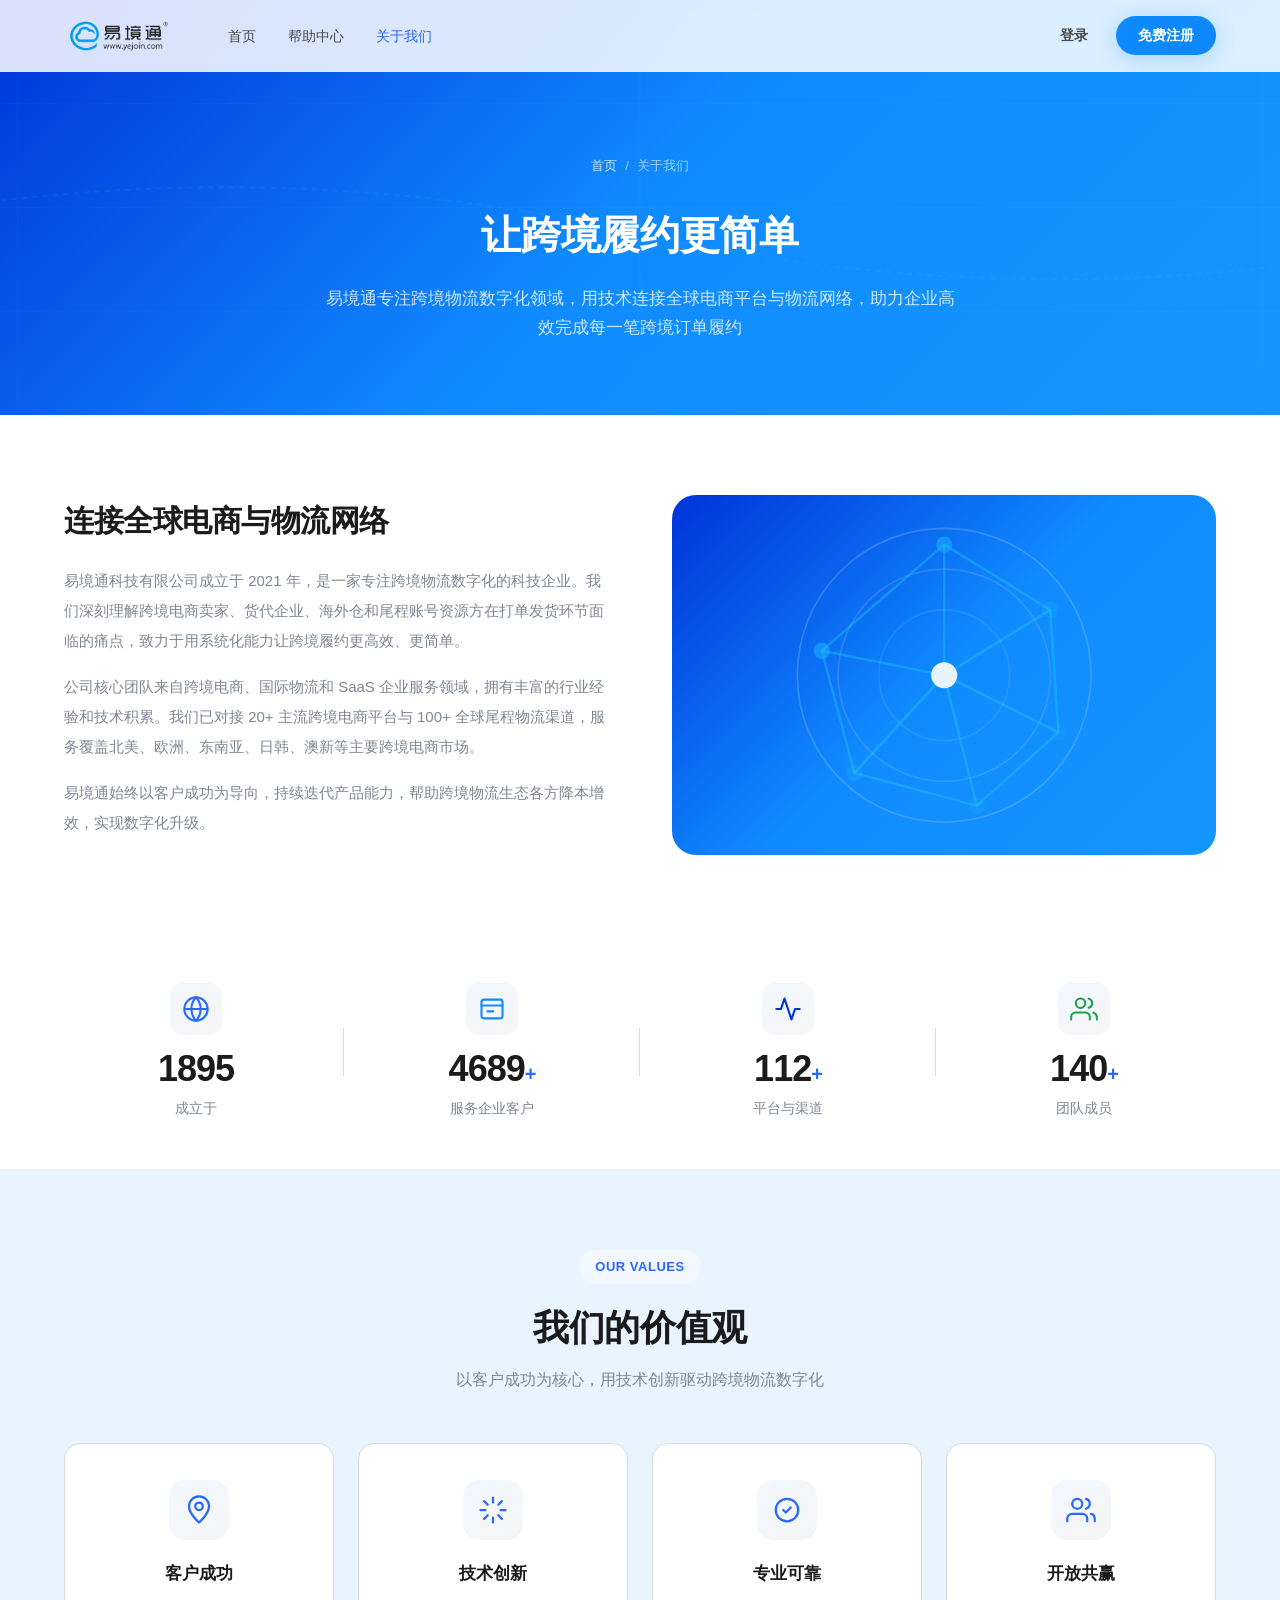
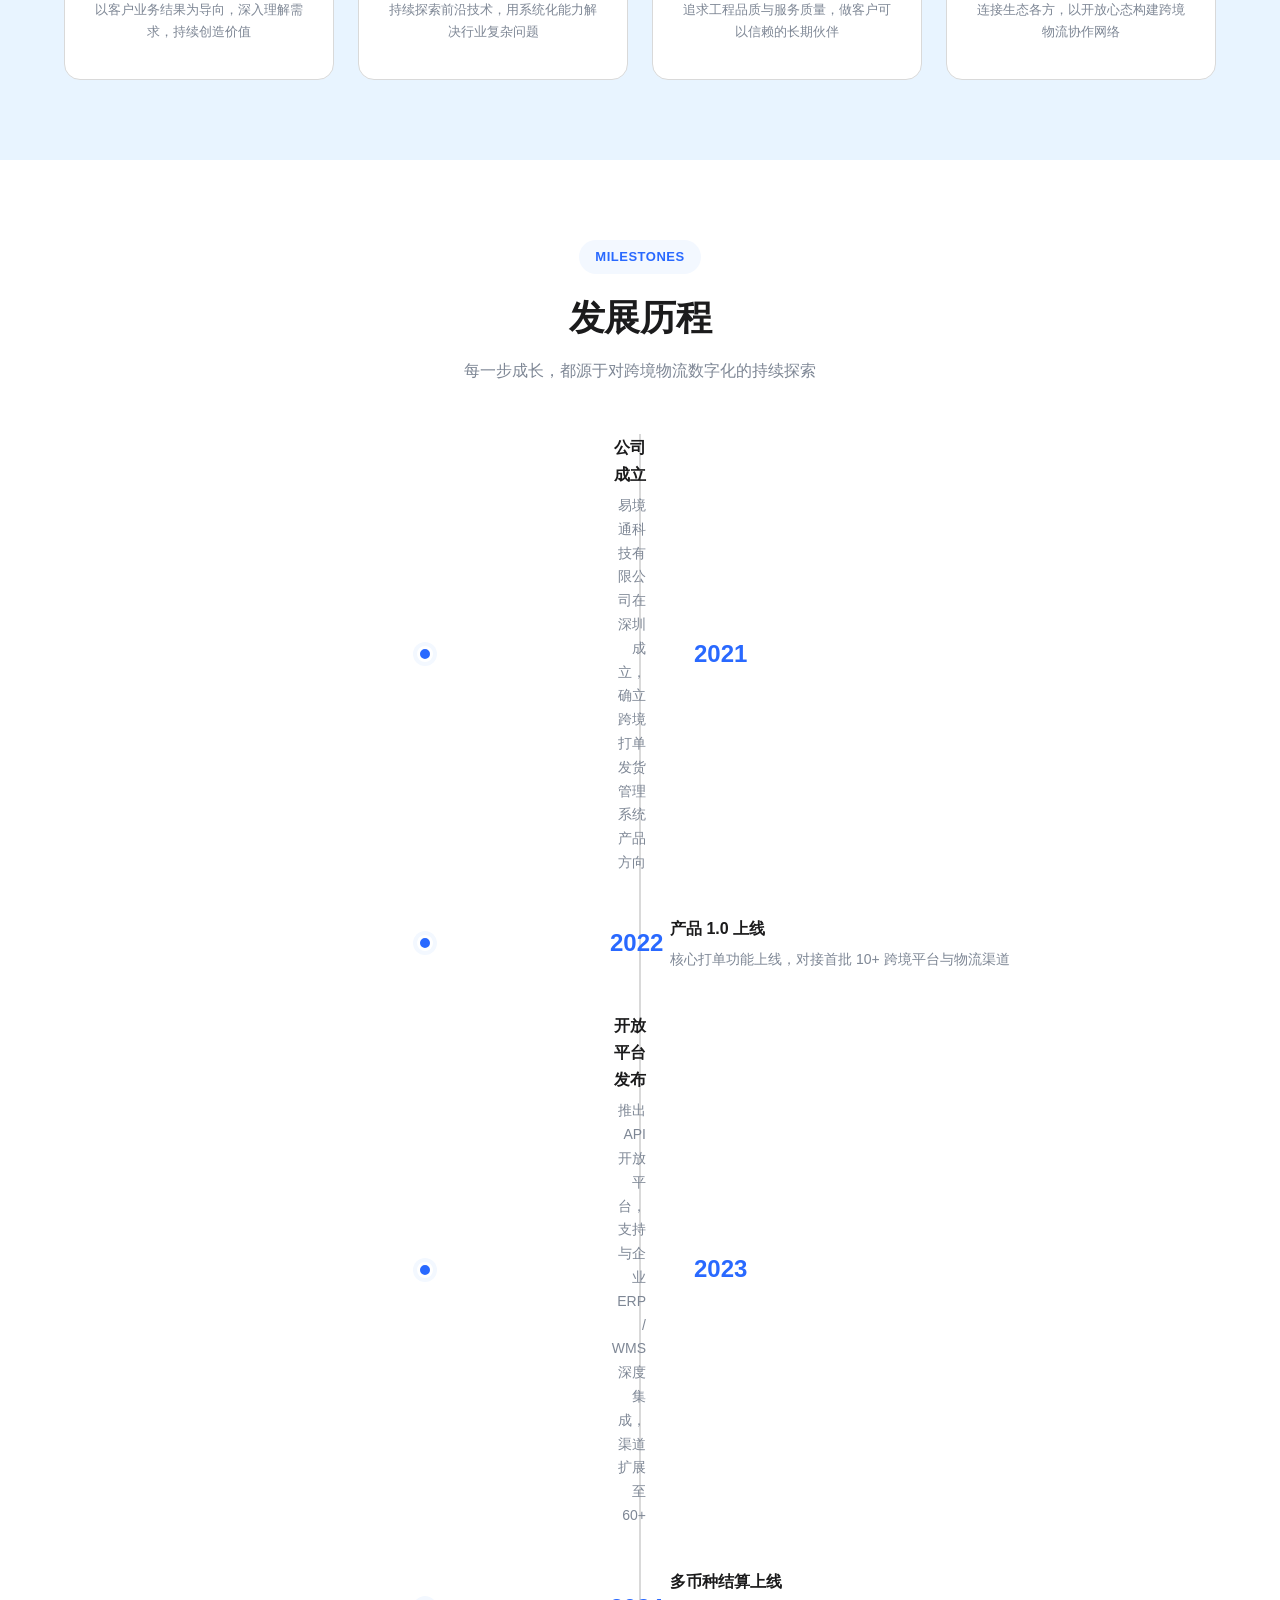
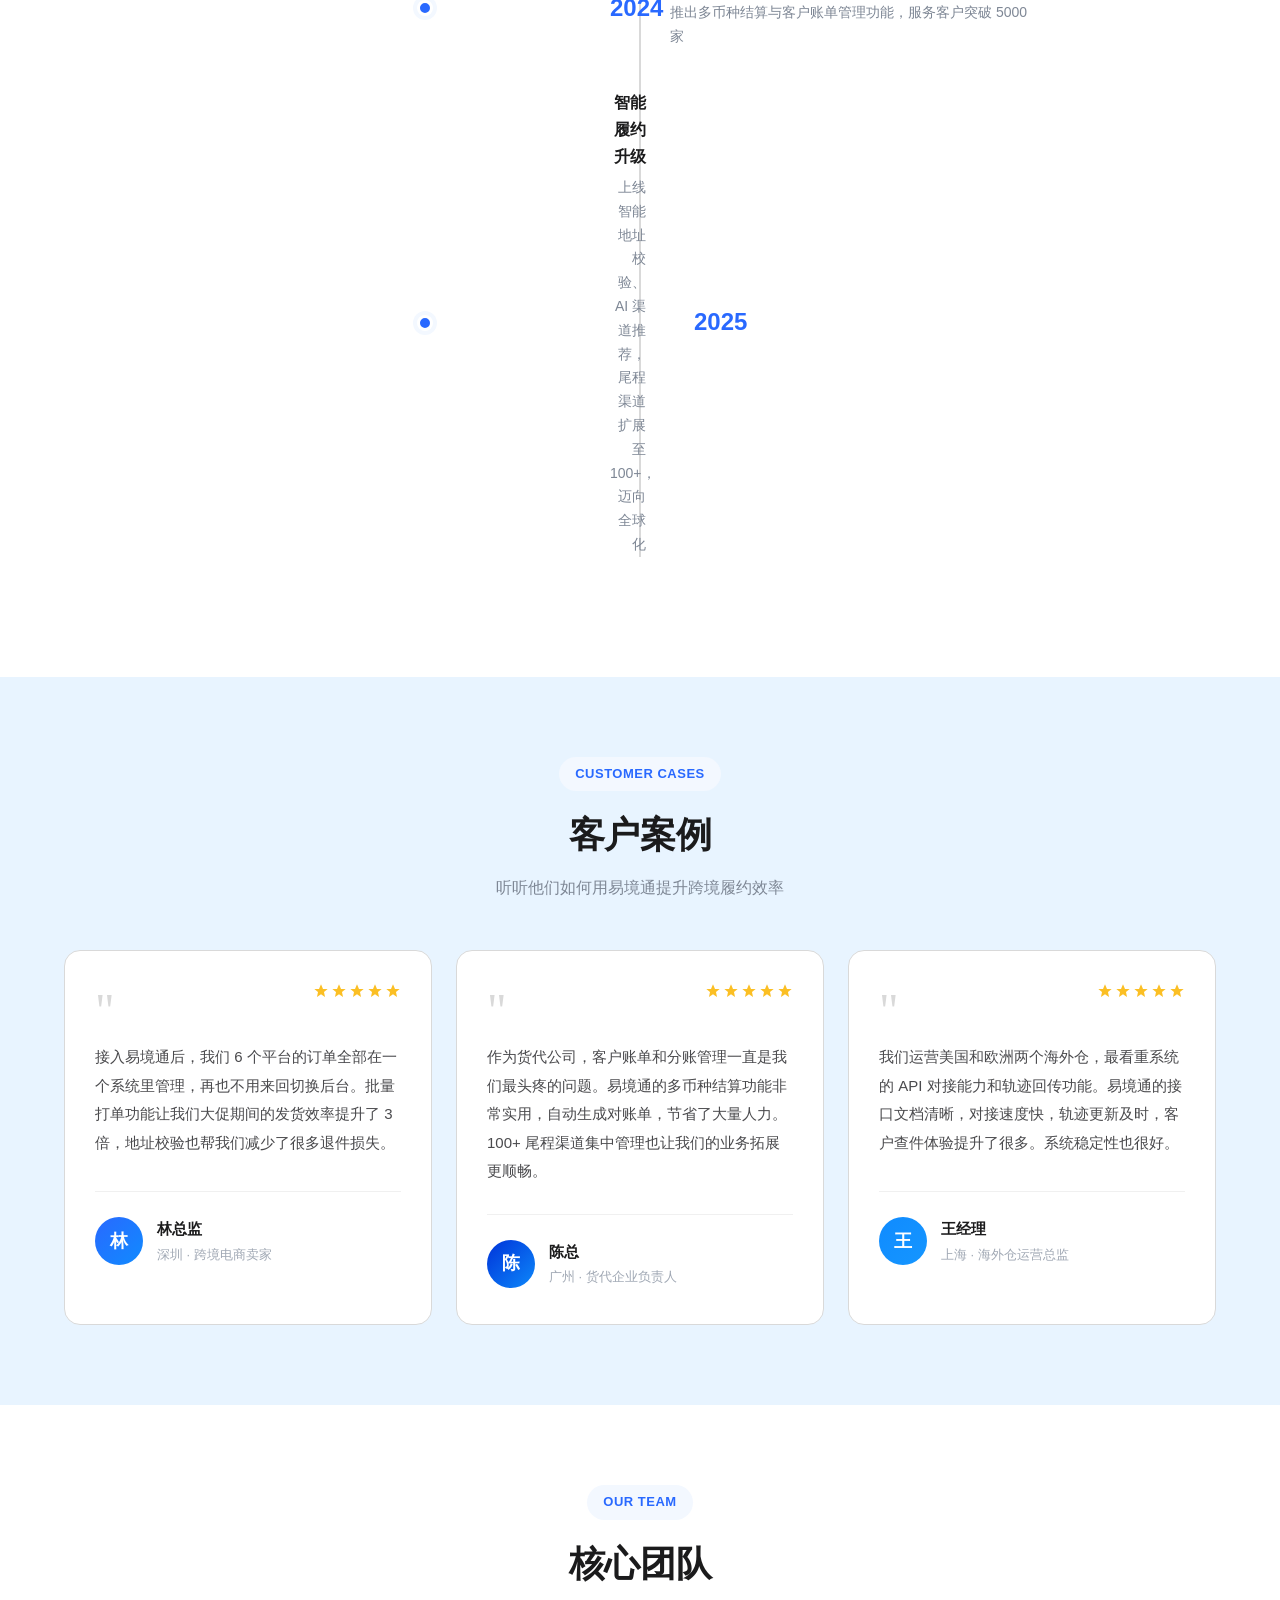
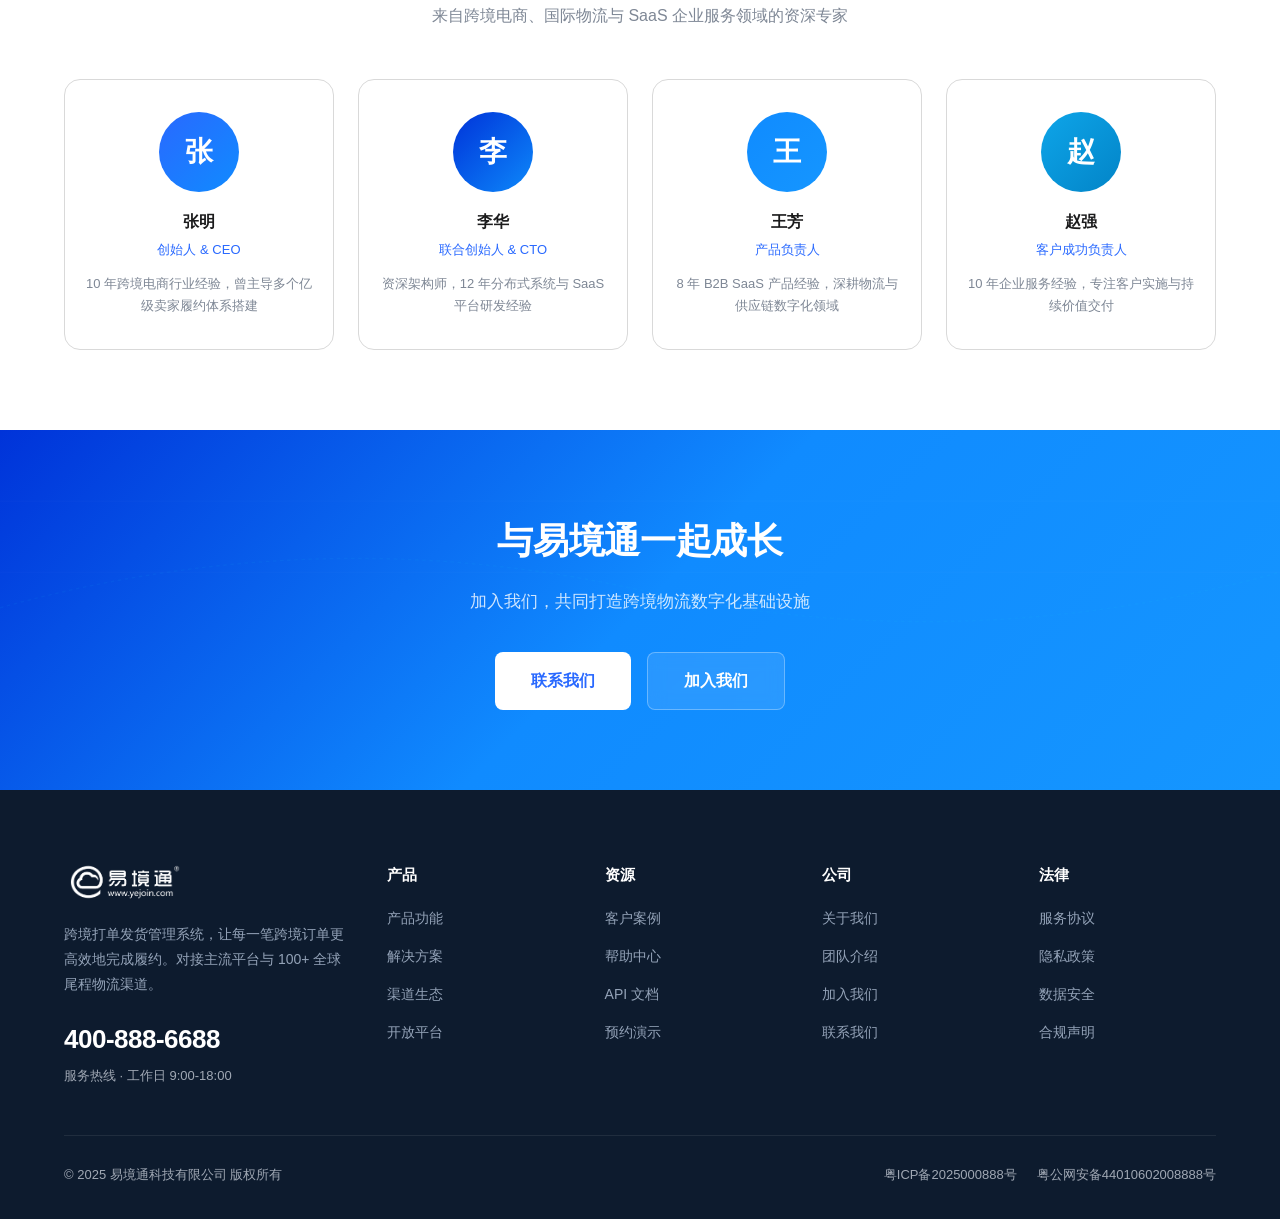
<file: about.html>
<!DOCTYPE html>
<html lang="zh-CN">
<head>
  <meta charset="UTF-8">
  <meta name="viewport" content="width=device-width, initial-scale=1.0">
  <title>关于我们 - 易境通跨境打单发货管理系统</title>
  <meta name="description" content="易境通科技有限公司，专注跨境物流数字化领域，致力于让每一笔跨境订单更高效地完成履约。了解我们的使命、团队与发展历程。">
  <link rel="stylesheet" href="css/style.css">
  <link rel="stylesheet" href="css/home.css">
  <link rel="stylesheet" href="css/page.css">
</head>
<body>

  <!-- 导航 -->
  <nav class="navbar scrolled" id="navbar">
    <div class="nav-inner">
      <a href="index.html" class="nav-logo">
        <img src="assets/logo-color.png" alt="易境通" class="logo-img">
      </a>
      <ul class="nav-menu" id="navMenu">
        <li><a href="index.html">首页</a></li>
        <li><a href="help.html">帮助中心</a></li>
        <li><a href="about.html" class="active">关于我们</a></li>
      </ul>
      <div class="nav-actions">
        <a href="#" class="nav-login">登录</a>
        <a href="index.html#register" class="btn btn--register">免费注册</a>
      </div>
      <button class="nav-toggle" id="navToggle" aria-label="菜单"><span></span><span></span><span></span></button>
    </div>
  </nav>

  <!-- 页面 Banner -->
  <section class="page-banner">
    <div class="pb-bg">
      <svg viewBox="0 0 1440 320" preserveAspectRatio="xMidYMid slice" fill="none">
        <g stroke="rgba(255,255,255,.06)" stroke-width="1">
          <line x1="0" y1="80" x2="1440" y2="80"/><line x1="0" y1="160" x2="1440" y2="160"/><line x1="0" y1="240" x2="1440" y2="240"/>
          <line x1="240" y1="0" x2="240" y2="320"/><line x1="720" y1="0" x2="720" y2="320"/><line x1="1200" y1="0" x2="1200" y2="320"/>
        </g>
        <g stroke="rgba(34,211,238,.25)" stroke-width="1.5" stroke-dasharray="4 4"><path d="M0 200 Q360 100 720 180 T1440 160"/></g>
      </svg>
    </div>
    <div class="container">
      <div class="breadcrumb"><a href="index.html">首页</a> / <span>关于我们</span></div>
      <h1>让跨境履约更简单</h1>
      <p>易境通专注跨境物流数字化领域，用技术连接全球电商平台与物流网络，助力企业高效完成每一笔跨境订单履约</p>
    </div>
  </section>

  <!-- 公司介绍 -->
  <section class="section">
    <div class="container">
      <div class="about-intro">
        <div class="reveal">
          <h3>连接全球电商与物流网络</h3>
          <p>易境通科技有限公司成立于 2021 年，是一家专注跨境物流数字化的科技企业。我们深刻理解跨境电商卖家、货代企业、海外仓和尾程账号资源方在打单发货环节面临的痛点，致力于用系统化能力让跨境履约更高效、更简单。</p>
          <p>公司核心团队来自跨境电商、国际物流和 SaaS 企业服务领域，拥有丰富的行业经验和技术积累。我们已对接 20+ 主流跨境电商平台与 100+ 全球尾程物流渠道，服务覆盖北美、欧洲、东南亚、日韩、澳新等主要跨境电商市场。</p>
          <p>易境通始终以客户成功为导向，持续迭代产品能力，帮助跨境物流生态各方降本增效，实现数字化升级。</p>
        </div>
        <div class="about-visual reveal reveal-d1">
          <svg viewBox="0 0 200 200" fill="none">
            <circle cx="100" cy="100" r="90" stroke="rgba(255,255,255,.2)" stroke-width="1"/>
            <circle cx="100" cy="100" r="65" stroke="rgba(255,255,255,.15)" stroke-width="1"/>
            <circle cx="100" cy="100" r="40" stroke="rgba(255,255,255,.1)" stroke-width="1"/>
            <g fill="#1596ff">
              <circle cx="100" cy="20" r="5"/><circle cx="165" cy="60" r="5"/><circle cx="170" cy="135" r="5"/>
              <circle cx="120" cy="180" r="5"/><circle cx="45" cy="160" r="5"/><circle cx="25" cy="85" r="5"/>
            </g>
            <g stroke="rgba(34,211,238,.4)" stroke-width="1.5">
              <path d="M100 20L165 60L170 135L120 180L45 160L25 85Z"/>
              <path d="M100 100L100 20M100 100L165 60M100 100L170 135M100 100L120 180M100 100L45 160M100 100L25 85"/>
            </g>
            <circle cx="100" cy="100" r="8" fill="#fff"/>
          </svg>
        </div>
      </div>
    </div>
  </section>

  <!-- 数据背书 -->
  <section class="stats-bar">
    <div class="container">
      <div class="stats-grid">
        <div class="stat-item reveal">
          <div class="stat-icon"><svg viewBox="0 0 24 24" fill="none"><path d="M12 2C6.5 2 2 6.5 2 12s4.5 10 10 10 10-4.5 10-10S17.5 2 12 2z" stroke="#2969ff" stroke-width="1.8"/><path d="M2 12h20M12 2c2.5 2.7 4 6.2 4 10s-1.5 7.3-4 10c-2.5-2.7-4-6.2-4-10s1.5-7.3 4-10z" stroke="#2969ff" stroke-width="1.8"/></svg></div>
          <div class="stat-num" data-count="2021">0</div>
          <div class="stat-label">成立于</div>
        </div>
        <div class="stat-item reveal reveal-d1">
          <div class="stat-icon"><svg viewBox="0 0 24 24" fill="none"><rect x="3" y="4" width="18" height="16" rx="2" stroke="#108bff" stroke-width="1.8"/><path d="M3 9h18M8 14h5" stroke="#108bff" stroke-width="1.8" stroke-linecap="round"/></svg></div>
          <div class="stat-num" data-count="5000">0<span class="unit">+</span></div>
          <div class="stat-label">服务企业客户</div>
        </div>
        <div class="stat-item reveal reveal-d2">
          <div class="stat-icon"><svg viewBox="0 0 24 24" fill="none"><path d="M22 12h-4l-3 9L9 3l-3 9H2" stroke="#0033d9" stroke-width="1.8" stroke-linecap="round" stroke-linejoin="round"/></svg></div>
          <div class="stat-num" data-count="120">0<span class="unit">+</span></div>
          <div class="stat-label">平台与渠道</div>
        </div>
        <div class="stat-item reveal reveal-d3">
          <div class="stat-icon"><svg viewBox="0 0 24 24" fill="none"><path d="M17 21v-2a4 4 0 00-4-4H5a4 4 0 00-4 4v2" stroke="#16a34a" stroke-width="1.8" stroke-linecap="round"/><circle cx="9" cy="7" r="4" stroke="#16a34a" stroke-width="1.8"/><path d="M23 21v-2a4 4 0 00-3-3.87M16 3.13a4 4 0 010 7.75" stroke="#16a34a" stroke-width="1.8" stroke-linecap="round"/></svg></div>
          <div class="stat-num" data-count="150">0<span class="unit">+</span></div>
          <div class="stat-label">团队成员</div>
        </div>
      </div>
    </div>
  </section>

  <!-- 价值观 -->
  <section class="section section--soft">
    <div class="container">
      <div class="section-head reveal">
        <span class="section-eyebrow">OUR VALUES</span>
        <h2 class="section-title">我们的价值观</h2>
        <p class="section-sub">以客户成功为核心，用技术创新驱动跨境物流数字化</p>
      </div>
      <div class="value-grid">
        <div class="value-card reveal">
          <div class="v-icon"><svg viewBox="0 0 24 24" fill="none"><path d="M12 22s8-7 8-13a8 8 0 10-16 0c0 6 8 13 8 13z" stroke="currentColor" stroke-width="1.8" stroke-linejoin="round"/><circle cx="12" cy="9" r="3" stroke="currentColor" stroke-width="1.8"/></svg></div>
          <h4>客户成功</h4>
          <p>以客户业务结果为导向，深入理解需求，持续创造价值</p>
        </div>
        <div class="value-card reveal reveal-d1">
          <div class="v-icon"><svg viewBox="0 0 24 24" fill="none"><path d="M12 2v4M12 18v4M4.93 4.93l2.83 2.83M16.24 16.24l2.83 2.83M2 12h4M18 12h4M4.93 19.07l2.83-2.83M16.24 7.76l2.83-2.83" stroke="currentColor" stroke-width="1.8" stroke-linecap="round"/></svg></div>
          <h4>技术创新</h4>
          <p>持续探索前沿技术，用系统化能力解决行业复杂问题</p>
        </div>
        <div class="value-card reveal reveal-d2">
          <div class="v-icon"><svg viewBox="0 0 24 24" fill="none"><path d="M9 12l2 2 4-4M21 12c0 4.97-4.03 9-9 9s-9-4.03-9-9 4.03-9 9-9 9 4.03 9 9z" stroke="currentColor" stroke-width="1.8" stroke-linecap="round" stroke-linejoin="round"/></svg></div>
          <h4>专业可靠</h4>
          <p>追求工程品质与服务质量，做客户可以信赖的长期伙伴</p>
        </div>
        <div class="value-card reveal reveal-d3">
          <div class="v-icon"><svg viewBox="0 0 24 24" fill="none"><path d="M17 21v-2a4 4 0 00-4-4H5a4 4 0 00-4 4v2M9 11a4 4 0 100-8 4 4 0 000 8zM23 21v-2a4 4 0 00-3-3.87M16 3.13a4 4 0 010 7.75" stroke="currentColor" stroke-width="1.8" stroke-linecap="round"/></svg></div>
          <h4>开放共赢</h4>
          <p>连接生态各方，以开放心态构建跨境物流协作网络</p>
        </div>
      </div>
    </div>
  </section>

  <!-- 发展历程 -->
  <section class="section">
    <div class="container">
      <div class="section-head reveal">
        <span class="section-eyebrow">MILESTONES</span>
        <h2 class="section-title">发展历程</h2>
        <p class="section-sub">每一步成长，都源于对跨境物流数字化的持续探索</p>
      </div>
      <div class="timeline">
        <div class="tl-item reveal">
          <div class="tl-content"><h4>公司成立</h4><p>易境通科技有限公司在深圳成立，确立跨境打单发货管理系统产品方向</p></div>
          <div class="tl-dot"></div>
          <div class="tl-year">2021</div>
        </div>
        <div class="tl-item reveal">
          <div class="tl-content"><h4>产品 1.0 上线</h4><p>核心打单功能上线，对接首批 10+ 跨境平台与物流渠道</p></div>
          <div class="tl-dot"></div>
          <div class="tl-year">2022</div>
        </div>
        <div class="tl-item reveal">
          <div class="tl-content"><h4>开放平台发布</h4><p>推出 API 开放平台，支持与企业 ERP / WMS 深度集成，渠道扩展至 60+</p></div>
          <div class="tl-dot"></div>
          <div class="tl-year">2023</div>
        </div>
        <div class="tl-item reveal">
          <div class="tl-content"><h4>多币种结算上线</h4><p>推出多币种结算与客户账单管理功能，服务客户突破 5000 家</p></div>
          <div class="tl-dot"></div>
          <div class="tl-year">2024</div>
        </div>
        <div class="tl-item reveal">
          <div class="tl-content"><h4>智能履约升级</h4><p>上线智能地址校验、AI 渠道推荐，尾程渠道扩展至 100+，迈向全球化</p></div>
          <div class="tl-dot"></div>
          <div class="tl-year">2025</div>
        </div>
      </div>
    </div>
  </section>

  <!-- 客户案例 -->
  <section class="section section--soft" id="cases">
    <div class="container">
      <div class="section-head reveal">
        <span class="section-eyebrow">CUSTOMER CASES</span>
        <h2 class="section-title">客户案例</h2>
        <p class="section-sub">听听他们如何用易境通提升跨境履约效率</p>
      </div>
      <div class="testimonial-grid">
        <div class="testimonial-card reveal">
          <div class="stars"><svg viewBox="0 0 24 24" fill="currentColor"><path d="M12 2l3 7h7l-5.5 4.5L18 21l-6-4-6 4 1.5-7.5L2 9h7z"/></svg><svg viewBox="0 0 24 24" fill="currentColor"><path d="M12 2l3 7h7l-5.5 4.5L18 21l-6-4-6 4 1.5-7.5L2 9h7z"/></svg><svg viewBox="0 0 24 24" fill="currentColor"><path d="M12 2l3 7h7l-5.5 4.5L18 21l-6-4-6 4 1.5-7.5L2 9h7z"/></svg><svg viewBox="0 0 24 24" fill="currentColor"><path d="M12 2l3 7h7l-5.5 4.5L18 21l-6-4-6 4 1.5-7.5L2 9h7z"/></svg><svg viewBox="0 0 24 24" fill="currentColor"><path d="M12 2l3 7h7l-5.5 4.5L18 21l-6-4-6 4 1.5-7.5L2 9h7z"/></svg></div>
          <div class="testimonial-quote">"</div>
          <p class="testimonial-text">接入易境通后，我们 6 个平台的订单全部在一个系统里管理，再也不用来回切换后台。批量打单功能让我们大促期间的发货效率提升了 3 倍，地址校验也帮我们减少了很多退件损失。</p>
          <div class="testimonial-author"><div class="author-avatar" style="background:linear-gradient(135deg,#2969ff,#108bff)">林</div><div class="author-info"><div class="author-name">林总监</div><div class="author-role">深圳 · 跨境电商卖家</div></div></div>
        </div>
        <div class="testimonial-card reveal reveal-d1">
          <div class="stars"><svg viewBox="0 0 24 24" fill="currentColor"><path d="M12 2l3 7h7l-5.5 4.5L18 21l-6-4-6 4 1.5-7.5L2 9h7z"/></svg><svg viewBox="0 0 24 24" fill="currentColor"><path d="M12 2l3 7h7l-5.5 4.5L18 21l-6-4-6 4 1.5-7.5L2 9h7z"/></svg><svg viewBox="0 0 24 24" fill="currentColor"><path d="M12 2l3 7h7l-5.5 4.5L18 21l-6-4-6 4 1.5-7.5L2 9h7z"/></svg><svg viewBox="0 0 24 24" fill="currentColor"><path d="M12 2l3 7h7l-5.5 4.5L18 21l-6-4-6 4 1.5-7.5L2 9h7z"/></svg><svg viewBox="0 0 24 24" fill="currentColor"><path d="M12 2l3 7h7l-5.5 4.5L18 21l-6-4-6 4 1.5-7.5L2 9h7z"/></svg></div>
          <div class="testimonial-quote">"</div>
          <p class="testimonial-text">作为货代公司，客户账单和分账管理一直是我们最头疼的问题。易境通的多币种结算功能非常实用，自动生成对账单，节省了大量人力。100+ 尾程渠道集中管理也让我们的业务拓展更顺畅。</p>
          <div class="testimonial-author"><div class="author-avatar" style="background:linear-gradient(135deg,#0033d9,#0d88fa)">陈</div><div class="author-info"><div class="author-name">陈总</div><div class="author-role">广州 · 货代企业负责人</div></div></div>
        </div>
        <div class="testimonial-card reveal reveal-d2">
          <div class="stars"><svg viewBox="0 0 24 24" fill="currentColor"><path d="M12 2l3 7h7l-5.5 4.5L18 21l-6-4-6 4 1.5-7.5L2 9h7z"/></svg><svg viewBox="0 0 24 24" fill="currentColor"><path d="M12 2l3 7h7l-5.5 4.5L18 21l-6-4-6 4 1.5-7.5L2 9h7z"/></svg><svg viewBox="0 0 24 24" fill="currentColor"><path d="M12 2l3 7h7l-5.5 4.5L18 21l-6-4-6 4 1.5-7.5L2 9h7z"/></svg><svg viewBox="0 0 24 24" fill="currentColor"><path d="M12 2l3 7h7l-5.5 4.5L18 21l-6-4-6 4 1.5-7.5L2 9h7z"/></svg><svg viewBox="0 0 24 24" fill="currentColor"><path d="M12 2l3 7h7l-5.5 4.5L18 21l-6-4-6 4 1.5-7.5L2 9h7z"/></svg></div>
          <div class="testimonial-quote">"</div>
          <p class="testimonial-text">我们运营美国和欧洲两个海外仓，最看重系统的 API 对接能力和轨迹回传功能。易境通的接口文档清晰，对接速度快，轨迹更新及时，客户查件体验提升了很多。系统稳定性也很好。</p>
          <div class="testimonial-author"><div class="author-avatar" style="background:linear-gradient(135deg,#108bff,#1596ff)">王</div><div class="author-info"><div class="author-name">王经理</div><div class="author-role">上海 · 海外仓运营总监</div></div></div>
        </div>
      </div>
    </div>
  </section>

  <!-- 团队 -->
  <section class="section">
    <div class="container">
      <div class="section-head reveal">
        <span class="section-eyebrow">OUR TEAM</span>
        <h2 class="section-title">核心团队</h2>
        <p class="section-sub">来自跨境电商、国际物流与 SaaS 企业服务领域的资深专家</p>
      </div>
      <div class="team-grid">
        <div class="team-card reveal">
          <div class="team-avatar" style="background:linear-gradient(135deg,#2969ff,#108bff)">张</div>
          <h4>张明</h4>
          <div class="t-role">创始人 & CEO</div>
          <p>10 年跨境电商行业经验，曾主导多个亿级卖家履约体系搭建</p>
        </div>
        <div class="team-card reveal reveal-d1">
          <div class="team-avatar" style="background:linear-gradient(135deg,#0033d9,#0d88fa)">李</div>
          <h4>李华</h4>
          <div class="t-role">联合创始人 & CTO</div>
          <p>资深架构师，12 年分布式系统与 SaaS 平台研发经验</p>
        </div>
        <div class="team-card reveal reveal-d2">
          <div class="team-avatar" style="background:linear-gradient(135deg,#108bff,#1596ff)">王</div>
          <h4>王芳</h4>
          <div class="t-role">产品负责人</div>
          <p>8 年 B2B SaaS 产品经验，深耕物流与供应链数字化领域</p>
        </div>
        <div class="team-card reveal reveal-d3">
          <div class="team-avatar" style="background:linear-gradient(135deg,#0ea5e9,#0284c7)">赵</div>
          <h4>赵强</h4>
          <div class="t-role">客户成功负责人</div>
          <p>10 年企业服务经验，专注客户实施与持续价值交付</p>
        </div>
      </div>
    </div>
  </section>

  <!-- 底部 CTA -->
  <section class="cta-section">
    <div class="cta-bg"><svg viewBox="0 0 1440 320" preserveAspectRatio="xMidYMid slice" fill="none"><g stroke="rgba(255,255,255,.08)" stroke-width="1"><line x1="0" y1="80" x2="1440" y2="80"/><line x1="0" y1="160" x2="1440" y2="160"/></g><g stroke="rgba(34,211,238,.2)" stroke-width="1.5" stroke-dasharray="4 4"><path d="M0 200 Q360 100 720 180 T1440 160"/></g></svg></div>
    <div class="container">
      <div class="cta-inner reveal">
        <h2>与易境通一起成长</h2>
        <p>加入我们，共同打造跨境物流数字化基础设施</p>
        <div class="cta-actions">
          <a href="help.html" class="btn btn--white btn--lg">联系我们</a>
          <a href="help.html" class="btn btn--ghost btn--lg">加入我们</a>
        </div>
      </div>
    </div>
  </section>

  <!-- 页脚 -->
  <footer class="footer">
    <div class="container">
      <div class="footer-top">
        <div class="footer-brand">
          <a href="index.html" class="nav-logo">
            <img src="assets/logo-white.png" alt="易境通" class="logo-img-footer">
          </a>
          <p>跨境打单发货管理系统，让每一笔跨境订单更高效地完成履约。对接主流平台与 100+ 全球尾程物流渠道。</p>
          <div class="footer-contact"><div class="hotline">400-888-6688</div><div class="hotline-label">服务热线 · 工作日 9:00-18:00</div></div>
        </div>
        <div class="footer-col"><h4>产品</h4><ul><li><a href="help.html">产品功能</a></li><li><a href="help.html#solution">解决方案</a></li><li><a href="help.html#ecology">渠道生态</a></li><li><a href="help.html#open">开放平台</a></li></ul></div>
        <div class="footer-col"><h4>资源</h4><ul><li><a href="about.html#cases">客户案例</a></li><li><a href="help.html">帮助中心</a></li><li><a href="help.html#open">API 文档</a></li><li><a href="help.html">预约演示</a></li></ul></div>
        <div class="footer-col"><h4>公司</h4><ul><li><a href="about.html">关于我们</a></li><li><a href="about.html">团队介绍</a></li><li><a href="about.html">加入我们</a></li><li><a href="help.html">联系我们</a></li></ul></div>
        <div class="footer-col"><h4>法律</h4><ul><li><a href="#">服务协议</a></li><li><a href="#">隐私政策</a></li><li><a href="#">数据安全</a></li><li><a href="#">合规声明</a></li></ul></div>
      </div>
      <div class="footer-bottom"><div>© 2025 易境通科技有限公司 版权所有</div><div class="links"><a href="#">粤ICP备2025000888号</a><a href="#">粤公网安备44010602008888号</a></div></div>
    </div>
  </footer>

  <script src="js/main.js"></script>
</body>
</html>
</file>
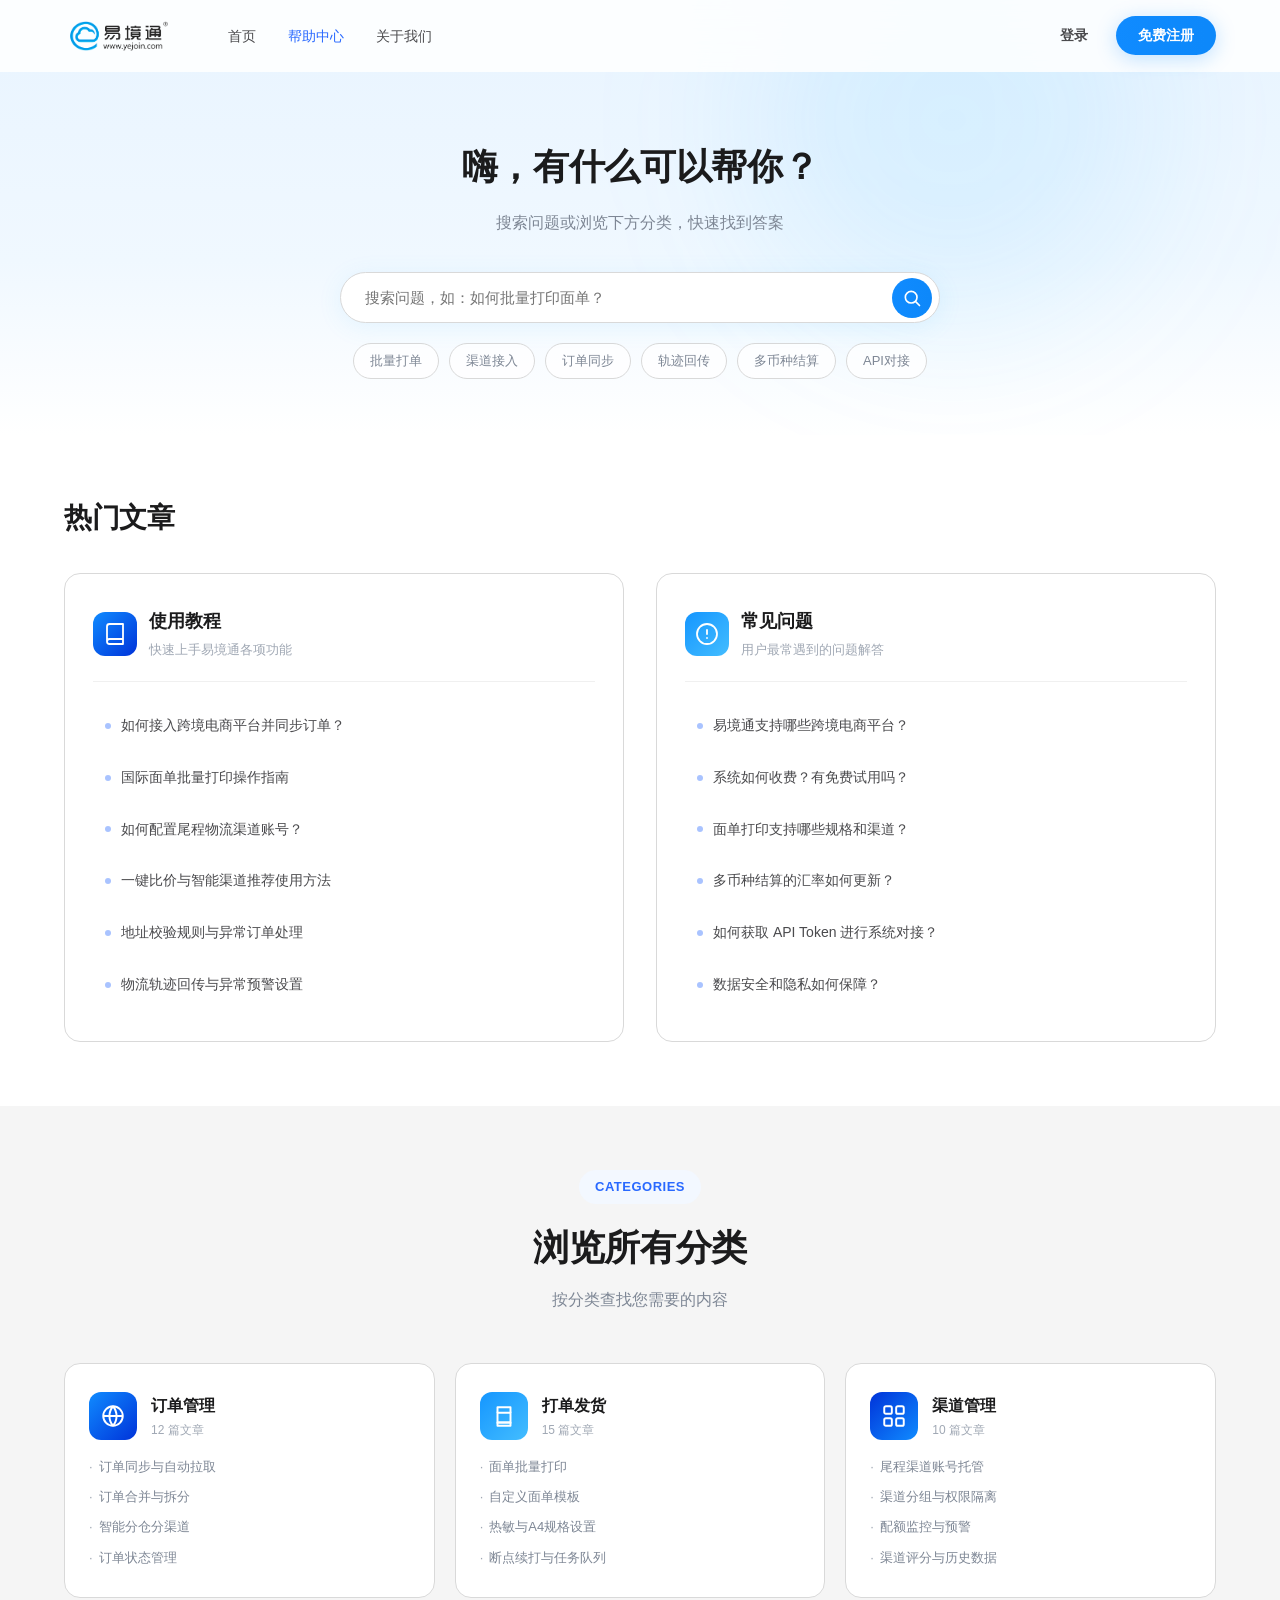
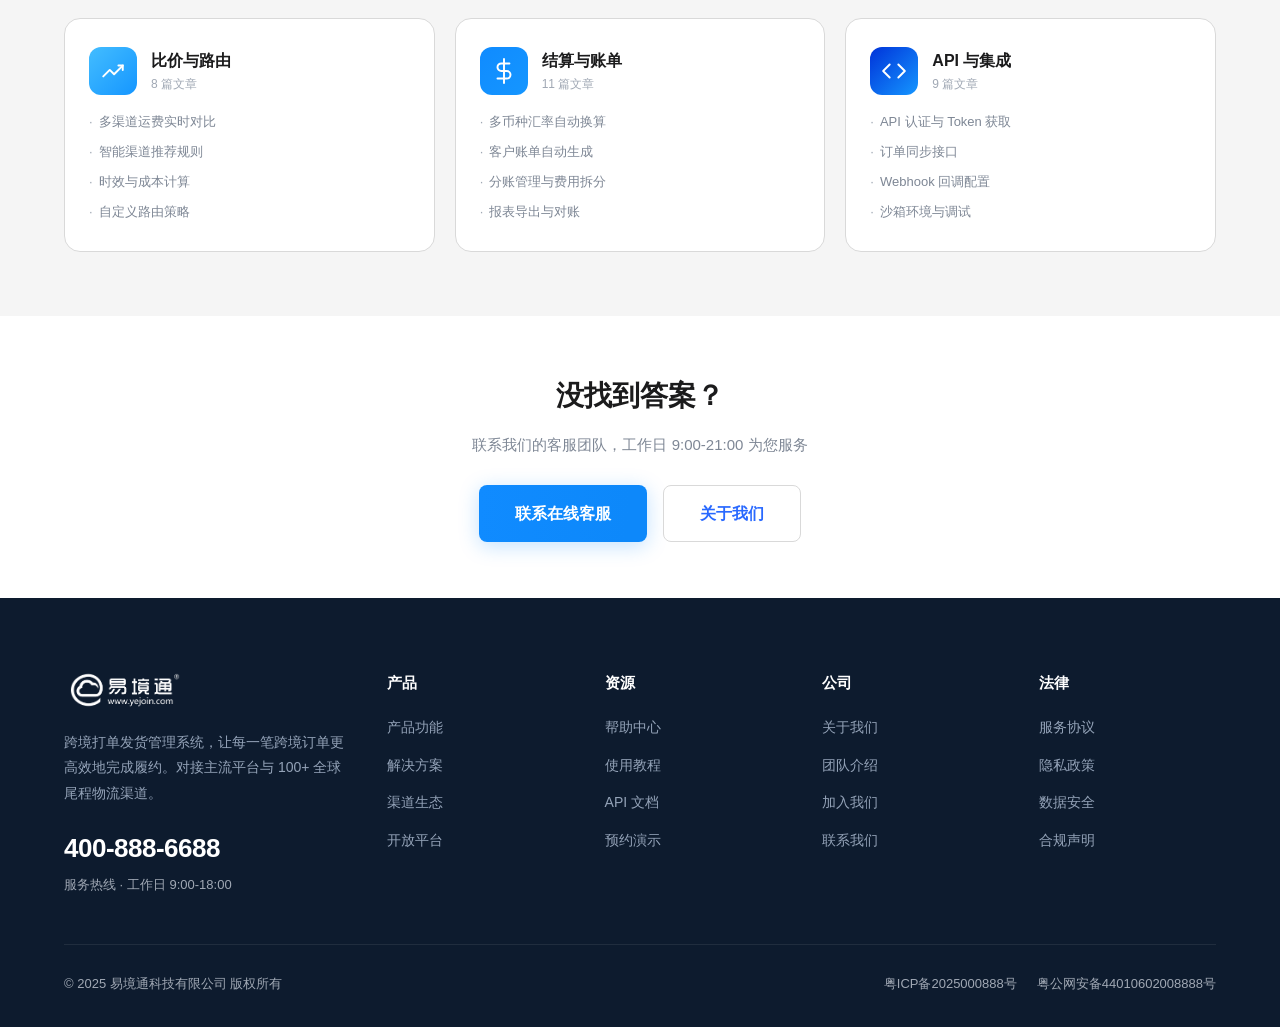
<file: help.html>
<!DOCTYPE html>
<html lang="zh-CN">
<head>
  <meta charset="UTF-8">
  <meta name="viewport" content="width=device-width, initial-scale=1.0">
  <title>帮助中心 - 易境通跨境打单发货管理系统</title>
  <meta name="description" content="易境通帮助中心，提供产品使用教程、常见问题解答、API对接文档等，帮您快速上手跨境打单发货系统。">
  <link rel="stylesheet" href="css/style.css">
  <link rel="stylesheet" href="css/page.css">
  <style>
    /* ===== 帮助中心专属样式 ===== */
    .help-hero {
      padding: calc(var(--nav-h) + 64px) 0 56px;
      background: linear-gradient(180deg, #e8f4ff 0%, #f0f8ff 60%, #ffffff 100%);
      text-align: center;
      position: relative;
      overflow: hidden;
    }
    .help-hero::before {
      content: '';
      position: absolute;
      top: -80px; right: 10%;
      width: 400px; height: 400px;
      border-radius: 50%;
      background: rgba(67,189,255,.12);
      filter: blur(80px);
    }
    .help-hero .container { position: relative; z-index: 1; }
    .help-hero h1 {
      font-size: 36px; font-weight: 700; color: var(--t-1);
      margin-bottom: 12px; letter-spacing: -.3px;
    }
    .help-hero p {
      font-size: 16px; color: var(--t-3); margin-bottom: 36px;
    }
    .help-search-box {
      max-width: 600px; margin: 0 auto;
      position: relative;
    }
    .help-search-box input {
      width: 100%;
      padding: 16px 56px 16px 24px;
      border: 1.5px solid var(--bd-1);
      border-radius: var(--r-full);
      font-size: 15px;
      background: #fff;
      box-shadow: 0 4px 24px rgba(67,189,255,.1);
      transition: all .25s var(--ease);
    }
    .help-search-box input:focus {
      outline: none;
      border-color: var(--c-primary);
      box-shadow: 0 4px 24px rgba(41,105,255,.15);
    }
    .help-search-box .search-btn {
      position: absolute;
      right: 8px; top: 50%;
      transform: translateY(-50%);
      width: 40px; height: 40px;
      border-radius: 50%;
      background: var(--grad-btn);
      display: flex; align-items: center; justify-content: center;
      cursor: pointer;
      border: none;
    }
    .help-search-box .search-btn svg { width: 20px; height: 20px; color: #fff; }
    .help-hot-search {
      display: flex; gap: 10px; justify-content: center;
      margin-top: 20px; flex-wrap: wrap;
    }
    .help-hot-search a {
      font-size: 13px; color: var(--t-3);
      background: rgba(255,255,255,.8);
      border: 1px solid var(--bd-1);
      padding: 6px 16px;
      border-radius: var(--r-full);
      transition: all .2s;
    }
    .help-hot-search a:hover { color: var(--c-primary); border-color: var(--c-primary); background: #fff; }

    /* 热门文章 */
    .hot-articles {
      padding: 64px 0;
    }
    .hot-articles-grid {
      display: grid;
      grid-template-columns: 1fr 1fr;
      gap: 32px;
    }
    .hot-column {
      background: #fff;
      border: 1px solid var(--bd-1);
      border-radius: var(--r-lg);
      padding: 32px 28px;
    }
    .hot-column-head {
      display: flex; align-items: center; gap: 12px;
      margin-bottom: 20px; padding-bottom: 20px;
      border-bottom: 1px solid var(--bd-2);
    }
    .hot-column-icon {
      width: 44px; height: 44px; border-radius: var(--r-md);
      display: flex; align-items: center; justify-content: center;
      flex-shrink: 0;
    }
    .hot-column-icon svg { width: 24px; height: 24px; color: #fff; }
    .hot-column h3 { font-size: 18px; font-weight: 700; color: var(--t-1); }
    .hot-column .col-sub { font-size: 13px; color: var(--t-4); margin-top: 2px; }
    .hot-article-list { display: flex; flex-direction: column; gap: 4px; }
    .hot-article-item {
      display: flex; align-items: center; gap: 10px;
      padding: 12px 12px;
      border-radius: var(--r-sm);
      font-size: 14px; color: var(--t-2);
      transition: all .2s var(--ease);
      cursor: pointer;
    }
    .hot-article-item:hover { background: var(--bg-blue-soft); color: var(--c-primary); }
    .hot-article-item .dot {
      width: 6px; height: 6px; border-radius: 50%;
      background: var(--c-primary); opacity: .4; flex-shrink: 0;
    }
    .hot-article-item:hover .dot { opacity: 1; }

    /* 文章分类 */
    .help-categories {
      padding: 64px 0;
      background: var(--bg-soft);
    }
    .cat-grid {
      display: grid;
      grid-template-columns: repeat(3, 1fr);
      gap: 20px;
    }
    .cat-card {
      background: #fff;
      border: 1px solid var(--bd-1);
      border-radius: var(--r-lg);
      padding: 28px 24px;
      transition: all .35s var(--ease);
    }
    .cat-card:hover { box-shadow: var(--sh-lg); transform: translateY(-3px); border-color: transparent; }
    .cat-card-head { display: flex; align-items: center; gap: 14px; margin-bottom: 16px; }
    .cat-icon {
      width: 48px; height: 48px; border-radius: var(--r-md);
      display: flex; align-items: center; justify-content: center;
      flex-shrink: 0;
    }
    .cat-icon svg { width: 26px; height: 26px; color: #fff; }
    .cat-card h3 { font-size: 16px; font-weight: 700; color: var(--t-1); }
    .cat-card .cat-count { font-size: 12px; color: var(--t-4); }
    .cat-card ul { display: flex; flex-direction: column; gap: 8px; }
    .cat-card li a {
      font-size: 13px; color: var(--t-3);
      display: flex; align-items: center; gap: 6px;
      transition: color .2s;
    }
    .cat-card li a:hover { color: var(--c-primary); }
    .cat-card li a::before { content: '·'; color: var(--t-4); }

    /* FAQ 快捷入口 */
    .help-quick {
      padding: 56px 0;
      text-align: center;
    }
    .help-quick h2 { font-size: 28px; font-weight: 700; color: var(--t-1); margin-bottom: 12px; }
    .help-quick p { font-size: 15px; color: var(--t-3); margin-bottom: 28px; }
    .help-quick-actions { display: flex; gap: 16px; justify-content: center; }

    @media (max-width: 1024px) {
      .hot-articles-grid { grid-template-columns: 1fr; }
      .cat-grid { grid-template-columns: repeat(2, 1fr); }
    }
    @media (max-width: 768px) {
      .help-hero h1 { font-size: 26px; }
      .cat-grid { grid-template-columns: 1fr; }
    }
  </style>
</head>
<body>

  <!-- 导航 -->
  <nav class="navbar scrolled" id="navbar">
    <div class="nav-inner">
      <a href="index.html" class="nav-logo">
        <img src="assets/logo-color.png" alt="易境通" class="logo-img">
      </a>
      <ul class="nav-menu" id="navMenu">
        <li><a href="index.html">首页</a></li>
        <li><a href="help.html" class="active">帮助中心</a></li>
        <li><a href="about.html">关于我们</a></li>
      </ul>
      <div class="nav-actions">
        <a href="#" class="nav-login">登录</a>
        <a href="index.html#register" class="btn btn--register">免费注册</a>
      </div>
      <button class="nav-toggle" id="navToggle" aria-label="菜单"><span></span><span></span><span></span></button>
    </div>
  </nav>

  <!-- 搜索区 -->
  <section class="help-hero">
    <div class="container">
      <h1>嗨，有什么可以帮你？</h1>
      <p>搜索问题或浏览下方分类，快速找到答案</p>
      <div class="help-search-box">
        <input type="text" placeholder="搜索问题，如：如何批量打印面单？">
        <button class="search-btn">
          <svg viewBox="0 0 24 24" fill="none"><circle cx="11" cy="11" r="7" stroke="currentColor" stroke-width="2"/><path d="M21 21l-4.3-4.3" stroke="currentColor" stroke-width="2" stroke-linecap="round"/></svg>
        </button>
      </div>
      <div class="help-hot-search">
        <a href="#">批量打单</a>
        <a href="#">渠道接入</a>
        <a href="#">订单同步</a>
        <a href="#">轨迹回传</a>
        <a href="#">多币种结算</a>
        <a href="#">API对接</a>
      </div>
    </div>
  </section>

  <!-- 热门文章（第二个模块） -->
  <section class="hot-articles">
    <div class="container">
      <div class="section-head reveal" style="text-align:left;max-width:none;margin-bottom:36px;">
        <h2 class="section-title" style="font-size:28px;">热门文章</h2>
      </div>
      <div class="hot-articles-grid">
        <!-- 左列：使用教程 -->
        <div class="hot-column reveal">
          <div class="hot-column-head">
            <div class="hot-column-icon" style="background:linear-gradient(135deg,#108bff,#0033d9);">
              <svg viewBox="0 0 24 24" fill="none"><path d="M4 19.5A2.5 2.5 0 016.5 17H20M6.5 2H20v20H6.5A2.5 2.5 0 014 19.5v-15A2.5 2.5 0 016.5 2z" stroke="currentColor" stroke-width="1.8" stroke-linecap="round" stroke-linejoin="round"/></svg>
            </div>
            <div>
              <h3>使用教程</h3>
              <div class="col-sub">快速上手易境通各项功能</div>
            </div>
          </div>
          <div class="hot-article-list">
            <a class="hot-article-item"><span class="dot"></span>如何接入跨境电商平台并同步订单？</a>
            <a class="hot-article-item"><span class="dot"></span>国际面单批量打印操作指南</a>
            <a class="hot-article-item"><span class="dot"></span>如何配置尾程物流渠道账号？</a>
            <a class="hot-article-item"><span class="dot"></span>一键比价与智能渠道推荐使用方法</a>
            <a class="hot-article-item"><span class="dot"></span>地址校验规则与异常订单处理</a>
            <a class="hot-article-item"><span class="dot"></span>物流轨迹回传与异常预警设置</a>
          </div>
        </div>

        <!-- 右列：常见问题 -->
        <div class="hot-column reveal reveal-d1">
          <div class="hot-column-head">
            <div class="hot-column-icon" style="background:linear-gradient(135deg,#1596ff,#43bdff);">
              <svg viewBox="0 0 24 24" fill="none"><path d="M12 22C6.5 22 2 17.5 2 12S6.5 2 12 2s10 4.5 10 10-4.5 10-10 10zM12 8v4M12 16h.01" stroke="currentColor" stroke-width="1.8" stroke-linecap="round" stroke-linejoin="round"/></svg>
            </div>
            <div>
              <h3>常见问题</h3>
              <div class="col-sub">用户最常遇到的问题解答</div>
            </div>
          </div>
          <div class="hot-article-list">
            <a class="hot-article-item"><span class="dot"></span>易境通支持哪些跨境电商平台？</a>
            <a class="hot-article-item"><span class="dot"></span>系统如何收费？有免费试用吗？</a>
            <a class="hot-article-item"><span class="dot"></span>面单打印支持哪些规格和渠道？</a>
            <a class="hot-article-item"><span class="dot"></span>多币种结算的汇率如何更新？</a>
            <a class="hot-article-item"><span class="dot"></span>如何获取 API Token 进行系统对接？</a>
            <a class="hot-article-item"><span class="dot"></span>数据安全和隐私如何保障？</a>
          </div>
        </div>
      </div>
    </div>
  </section>

  <!-- 文章分类 -->
  <section class="help-categories">
    <div class="container">
      <div class="section-head reveal">
        <span class="section-eyebrow">CATEGORIES</span>
        <h2 class="section-title">浏览所有分类</h2>
        <p class="section-sub">按分类查找您需要的内容</p>
      </div>
      <div class="cat-grid">
        <div class="cat-card reveal">
          <div class="cat-card-head">
            <div class="cat-icon" style="background:linear-gradient(135deg,#108bff,#0033d9);"><svg viewBox="0 0 24 24" fill="none"><path d="M21 12a9 9 0 11-18 0 9 9 0 0118 0z" stroke="currentColor" stroke-width="1.8"/><path d="M3 12h18M12 3a14 14 0 010 18M12 3a14 14 0 000 18" stroke="currentColor" stroke-width="1.8"/></svg></div>
            <div><h3>订单管理</h3><div class="cat-count">12 篇文章</div></div>
          </div>
          <ul>
            <li><a>订单同步与自动拉取</a></li>
            <li><a>订单合并与拆分</a></li>
            <li><a>智能分仓分渠道</a></li>
            <li><a>订单状态管理</a></li>
          </ul>
        </div>
        <div class="cat-card reveal reveal-d1">
          <div class="cat-card-head">
            <div class="cat-icon" style="background:linear-gradient(135deg,#1596ff,#43bdff);"><svg viewBox="0 0 24 24" fill="none"><path d="M6 9V4h12v5M6 18h12v3H6v-3z" stroke="currentColor" stroke-width="1.8" stroke-linejoin="round"/><path d="M6 9h12v9H6V9z" stroke="currentColor" stroke-width="1.8"/></svg></div>
            <div><h3>打单发货</h3><div class="cat-count">15 篇文章</div></div>
          </div>
          <ul>
            <li><a>面单批量打印</a></li>
            <li><a>自定义面单模板</a></li>
            <li><a>热敏与A4规格设置</a></li>
            <li><a>断点续打与任务队列</a></li>
          </ul>
        </div>
        <div class="cat-card reveal reveal-d2">
          <div class="cat-card-head">
            <div class="cat-icon" style="background:linear-gradient(135deg,#0033d9,#108bff);"><svg viewBox="0 0 24 24" fill="none"><rect x="3" y="3" width="7" height="7" rx="1.5" stroke="currentColor" stroke-width="1.8"/><rect x="14" y="3" width="7" height="7" rx="1.5" stroke="currentColor" stroke-width="1.8"/><rect x="3" y="14" width="7" height="7" rx="1.5" stroke="currentColor" stroke-width="1.8"/><rect x="14" y="14" width="7" height="7" rx="1.5" stroke="currentColor" stroke-width="1.8"/></svg></div>
            <div><h3>渠道管理</h3><div class="cat-count">10 篇文章</div></div>
          </div>
          <ul>
            <li><a>尾程渠道账号托管</a></li>
            <li><a>渠道分组与权限隔离</a></li>
            <li><a>配额监控与预警</a></li>
            <li><a>渠道评分与历史数据</a></li>
          </ul>
        </div>
        <div class="cat-card reveal">
          <div class="cat-card-head">
            <div class="cat-icon" style="background:linear-gradient(135deg,#43bdff,#1596ff);"><svg viewBox="0 0 24 24" fill="none"><path d="M3 17l6-6 4 4 8-8" stroke="currentColor" stroke-width="1.8" stroke-linecap="round" stroke-linejoin="round"/><path d="M17 7h4v4" stroke="currentColor" stroke-width="1.8" stroke-linecap="round"/></svg></div>
            <div><h3>比价与路由</h3><div class="cat-count">8 篇文章</div></div>
          </div>
          <ul>
            <li><a>多渠道运费实时对比</a></li>
            <li><a>智能渠道推荐规则</a></li>
            <li><a>时效与成本计算</a></li>
            <li><a>自定义路由策略</a></li>
          </ul>
        </div>
        <div class="cat-card reveal reveal-d1">
          <div class="cat-card-head">
            <div class="cat-icon" style="background:linear-gradient(135deg,#108bff,#1596ff);"><svg viewBox="0 0 24 24" fill="none"><path d="M12 1v22M17 5H9.5a3.5 3.5 0 000 7h5a3.5 3.5 0 010 7H6" stroke="currentColor" stroke-width="1.8" stroke-linecap="round" stroke-linejoin="round"/></svg></div>
            <div><h3>结算与账单</h3><div class="cat-count">11 篇文章</div></div>
          </div>
          <ul>
            <li><a>多币种汇率自动换算</a></li>
            <li><a>客户账单自动生成</a></li>
            <li><a>分账管理与费用拆分</a></li>
            <li><a>报表导出与对账</a></li>
          </ul>
        </div>
        <div class="cat-card reveal reveal-d2">
          <div class="cat-card-head">
            <div class="cat-icon" style="background:linear-gradient(135deg,#0033d9,#1596ff);"><svg viewBox="0 0 24 24" fill="none"><path d="M16 18l6-6-6-6M8 6l-6 6 6 6" stroke="currentColor" stroke-width="1.8" stroke-linecap="round" stroke-linejoin="round"/></svg></div>
            <div><h3>API 与集成</h3><div class="cat-count">9 篇文章</div></div>
          </div>
          <ul>
            <li><a>API 认证与 Token 获取</a></li>
            <li><a>订单同步接口</a></li>
            <li><a>Webhook 回调配置</a></li>
            <li><a>沙箱环境与调试</a></li>
          </ul>
        </div>
      </div>
    </div>
  </section>

  <!-- 快捷入口 -->
  <section class="help-quick">
    <div class="container">
      <h2>没找到答案？</h2>
      <p>联系我们的客服团队，工作日 9:00-21:00 为您服务</p>
      <div class="help-quick-actions">
        <a href="#" class="btn btn--primary btn--lg">联系在线客服</a>
        <a href="about.html" class="btn btn--outline btn--lg">关于我们</a>
      </div>
    </div>
  </section>

  <!-- 页脚 -->
  <footer class="footer">
    <div class="container">
      <div class="footer-top">
        <div class="footer-brand">
          <a href="index.html" class="nav-logo">
            <img src="assets/logo-white.png" alt="易境通" class="logo-img-footer">
          </a>
          <p>跨境打单发货管理系统，让每一笔跨境订单更高效地完成履约。对接主流平台与 100+ 全球尾程物流渠道。</p>
          <div class="footer-contact"><div class="hotline">400-888-6688</div><div class="hotline-label">服务热线 · 工作日 9:00-18:00</div></div>
        </div>
        <div class="footer-col"><h4>产品</h4><ul><li><a href="help.html">产品功能</a></li><li><a href="help.html">解决方案</a></li><li><a href="help.html">渠道生态</a></li><li><a href="help.html">开放平台</a></li></ul></div>
        <div class="footer-col"><h4>资源</h4><ul><li><a href="help.html">帮助中心</a></li><li><a href="help.html">使用教程</a></li><li><a href="help.html">API 文档</a></li><li><a href="help.html">预约演示</a></li></ul></div>
        <div class="footer-col"><h4>公司</h4><ul><li><a href="about.html">关于我们</a></li><li><a href="about.html">团队介绍</a></li><li><a href="about.html">加入我们</a></li><li><a href="help.html">联系我们</a></li></ul></div>
        <div class="footer-col"><h4>法律</h4><ul><li><a href="#">服务协议</a></li><li><a href="#">隐私政策</a></li><li><a href="#">数据安全</a></li><li><a href="#">合规声明</a></li></ul></div>
      </div>
      <div class="footer-bottom"><div>© 2025 易境通科技有限公司 版权所有</div><div class="links"><a href="#">粤ICP备2025000888号</a><a href="#">粤公网安备44010602008888号</a></div></div>
    </div>
  </footer>

  <script src="js/main.js"></script>
</body>
</html>
</file>
<file: css/style.css>
/* ============================================
   易境通 - 跨境打单发货管理系统
   设计系统：B2B SaaS | 企业蓝 | 对标紫鸟风格
   ============================================ */

/* ===== CSS 变量 / 设计令牌 ===== */
:root {
  /* 主色系 — 对标紫鸟纯蓝 */
  --c-primary: #2969ff;
  --c-primary-dark: #0033d9;
  --c-primary-light: #43bdff;
  --c-blue: #108bff;
  --c-blue-deep: #0d88fa;
  --c-blue-bright: #1596ff;
  --c-accent-red: #ff4d4f;
  --c-accent-orange: #faad14;
  --c-accent-green: #52c41a;

  /* 渐变 — 纯蓝渐变，非蓝青 */
  --grad-main: linear-gradient(95deg, #108bff 0%, #0d88fa 100%);
  --grad-hero: linear-gradient(135deg, #0033d9 0%, #108bff 50%, #1596ff 100%);
  --grad-card: linear-gradient(135deg, #108bff 0%, #0033d9 100%);
  --grad-soft: linear-gradient(135deg, #f3f8ff 0%, #f5f5f5 100%);
  --grad-text: linear-gradient(95deg, #108bff 0%, #1596ff 100%);
  --grad-btn: linear-gradient(95deg, #108bff 1%, #0d88fa 88%);

  /* 文字 */
  --t-1: #1b1b1c;
  --t-2: #4a4a4d;
  --t-3: #7e8795;
  --t-4: #a0a8b4;

  /* 背景 */
  --bg-page: #ffffff;
  --bg-soft: #f5f5f5;
  --bg-card: #ffffff;
  --bg-deep: #0d1b2e;
  --bg-blue-soft: #f3f8ff;

  /* 边框 */
  --bd-1: #d9d9d9;
  --bd-2: #f0f0f0;

  /* 阴影 */
  --sh-sm: 0 1px 4px rgba(0, 27, 61, .04);
  --sh-md: 0 2px 12px rgba(0, 27, 61, .06);
  --sh-lg: 0 8px 32px rgba(0, 27, 61, .10);
  --sh-xl: 0 16px 56px rgba(0, 27, 61, .14);
  --sh-blue: 0 4px 20px rgba(16, 139, 255, .25);

  /* 圆角 */
  --r-sm: 8px;
  --r-md: 12px;
  --r-lg: 16px;
  --r-xl: 24px;
  --r-full: 999px;

  /* 布局 */
  --w-max: 1200px;
  --nav-h: 72px;

  /* 动效 */
  --ease: cubic-bezier(.4, 0, .2, 1);
  --ease-out: cubic-bezier(.16, 1, .3, 1);
}

/* ===== 基础重置 ===== */
*, *::before, *::after { margin: 0; padding: 0; box-sizing: border-box; }
html { scroll-behavior: smooth; -webkit-text-size-adjust: 100%; }
body {
  font-family: -apple-system, BlinkMacSystemFont, "Segoe UI", "PingFang SC",
    "Hiragino Sans GB", "Microsoft YaHei", "Helvetica Neue", Helvetica, Arial, sans-serif;
  font-size: 15px;
  line-height: 1.7;
  color: var(--t-2);
  background: var(--bg-page);
  -webkit-font-smoothing: antialiased;
  -moz-osx-font-smoothing: grayscale;
  overflow-x: hidden;
}
a { color: inherit; text-decoration: none; transition: color .25s var(--ease); }
img { max-width: 100%; display: block; }
button { font-family: inherit; cursor: pointer; border: none; background: none; }
ul { list-style: none; }
input, select, textarea { font-family: inherit; font-size: inherit; }

/* ===== 工具类 ===== */
.container { max-width: var(--w-max); margin: 0 auto; padding: 0 24px; }
.gradient-text {
  background: var(--grad-text);
  -webkit-background-clip: text;
  background-clip: text;
  -webkit-text-fill-color: transparent;
}
.text-center { text-align: center; }

/* ===== 区块通用 ===== */
.section { padding: 80px 0; position: relative; }
.section--soft { background: #e8f4ff; }
.section--deep { background: var(--bg-deep); color: #b0b8c4; }
.section-head { text-align: center; max-width: 720px; margin: 0 auto 48px; }
.section-eyebrow {
  display: inline-flex;
  align-items: center;
  gap: 6px;
  font-size: 13px;
  font-weight: 600;
  color: var(--c-primary);
  background: var(--bg-blue-soft);
  padding: 6px 16px;
  border-radius: var(--r-full);
  margin-bottom: 20px;
  letter-spacing: .5px;
}
.section--deep .section-eyebrow { background: rgba(16,139,255,.15); color: var(--c-blue-bright); }
.section-title {
  font-size: 36px;
  font-weight: 700;
  color: var(--t-1);
  line-height: 1.35;
  letter-spacing: -.3px;
}
.section--deep .section-title { color: #fff; }
.section-sub {
  font-size: 16px;
  color: var(--t-3);
  margin-top: 14px;
  line-height: 1.8;
}
.section--deep .section-sub { color: #8a96a8; }

/* ===== 按钮 ===== */
.btn {
  display: inline-flex;
  align-items: center;
  justify-content: center;
  gap: 8px;
  font-size: 15px;
  font-weight: 600;
  padding: 12px 28px;
  border-radius: var(--r-sm);
  transition: all .3s var(--ease);
  white-space: nowrap;
  cursor: pointer;
}
.btn--primary {
  background: var(--grad-btn);
  color: #fff;
  box-shadow: var(--sh-blue);
}
.btn--primary:hover { transform: translateY(-1px); box-shadow: 0 6px 24px rgba(16,139,255,.35); }
.btn--ghost {
  background: rgba(255,255,255,.1);
  color: #fff;
  border: 1.5px solid rgba(255,255,255,.3);
  backdrop-filter: blur(8px);
}
.btn--ghost:hover { background: rgba(255,255,255,.18); border-color: rgba(255,255,255,.5); }
.btn--outline {
  background: #fff;
  color: var(--c-primary);
  border: 1.5px solid var(--bd-1);
}
.btn--outline:hover { border-color: var(--c-primary); color: var(--c-primary); background: var(--bg-blue-soft); }
.btn--white {
  background: #fff;
  color: var(--c-primary);
}
.btn--white:hover { transform: translateY(-1px); box-shadow: 0 8px 28px rgba(0,0,0,.12); }
.btn--lg { padding: 14px 36px; font-size: 16px; }
.btn--block { width: 100%; }
.btn svg { width: 18px; height: 18px; }

/* ===== 导航栏 — 白色毛玻璃（紫鸟风格） ===== */
.navbar {
  position: fixed;
  top: 0; left: 0; right: 0;
  height: var(--nav-h);
  z-index: 1000;
  background: rgba(255,255,255,.85);
  backdrop-filter: blur(20px);
  -webkit-backdrop-filter: blur(20px);
  border-bottom: 1px solid transparent;
  transition: all .3s var(--ease);
}
.navbar.scrolled {
  background: rgba(255,255,255,.95);
  border-bottom-color: var(--bd-1);
  box-shadow: var(--sh-sm);
}
.nav-inner {
  max-width: var(--w-max);
  height: 100%;
  margin: 0 auto;
  padding: 0 24px;
  display: flex;
  align-items: center;
  gap: 40px;
}
.nav-menu {
  margin-right: auto;
}
.nav-logo {
  display: flex;
  align-items: center;
  gap: 10px;
  font-size: 20px;
  font-weight: 800;
  color: var(--t-1);
  letter-spacing: -.5px;
}
.nav-logo .logo-img {
  height: 36px;
  width: auto;
  display: block;
}
.nav-logo .logo-mark {
  width: 36px; height: 36px;
  border-radius: 10px;
  background: var(--grad-btn);
  display: flex; align-items: center; justify-content: center;
  box-shadow: var(--sh-blue);
}
.nav-logo .logo-mark svg { width: 22px; height: 22px; }
.nav-menu {
  display: flex;
  align-items: center;
  gap: 4px;
}
.nav-menu a {
  font-size: 14px;
  font-weight: 500;
  color: var(--t-2);
  padding: 8px 14px;
  border-radius: var(--r-sm);
  position: relative;
}
.nav-menu a:hover { color: var(--c-primary); background: var(--bg-blue-soft); }
.nav-menu a.active { color: var(--c-primary); }
.nav-actions { display: flex; align-items: center; gap: 10px; }
.nav-actions .btn { padding: 8px 22px; font-size: 14px; }
.nav-actions .nav-login {
  font-size: 14px; font-weight: 600;
  color: var(--t-2); padding: 8px 18px;
  transition: color .25s var(--ease);
}
.nav-actions .nav-login:hover { color: var(--c-primary); }
.nav-actions .btn--register {
  background: var(--grad-btn);
  color: #fff;
  border-radius: var(--r-full);
  font-weight: 600;
  box-shadow: var(--sh-blue);
}
.nav-actions .btn--register:hover { transform: translateY(-1px); box-shadow: 0 6px 20px rgba(16,139,255,.35); }
.nav-toggle {
  display: none;
  width: 40px; height: 40px;
  flex-direction: column;
  justify-content: center;
  align-items: center;
  gap: 5px;
}
.nav-toggle span {
  width: 22px; height: 2px;
  background: var(--t-1);
  border-radius: 2px;
  transition: all .3s var(--ease);
}
.nav-toggle.active span:nth-child(1) { transform: translateY(7px) rotate(45deg); }
.nav-toggle.active span:nth-child(2) { opacity: 0; }
.nav-toggle.active span:nth-child(3) { transform: translateY(-7px) rotate(-45deg); }

/* ===== 页脚 ===== */
.footer {
  background: var(--bg-deep);
  color: #94a3b8;
  padding: 72px 0 32px;
}
.footer-top {
  display: grid;
  grid-template-columns: 1.6fr repeat(4, 1fr);
  gap: 40px;
  padding-bottom: 48px;
  border-bottom: 1px solid rgba(255,255,255,.08);
}
.footer-brand .nav-logo { color: #fff; margin-bottom: 20px; }
.footer-brand .logo-img-footer {
  height: 40px;
  width: auto;
  display: block;
  filter: brightness(0) invert(1);
}
.footer-brand p { font-size: 14px; line-height: 1.8; max-width: 280px; }
.footer-contact { margin-top: 20px; }
.footer-contact .hotline {
  font-size: 26px; font-weight: 800; color: #fff;
  letter-spacing: -.5px;
}
.footer-contact .hotline-label { font-size: 13px; color: var(--t-4); margin-top: 4px; }
.footer-col h4 {
  font-size: 15px; font-weight: 600; color: #fff;
  margin-bottom: 18px;
}
.footer-col li { margin-bottom: 12px; }
.footer-col a { font-size: 14px; color: #94a3b8; }
.footer-col a:hover { color: #6bb6ff; }
.footer-bottom {
  display: flex; align-items: center; justify-content: space-between;
  padding-top: 28px; font-size: 13px; color: var(--t-4);
}
.footer-bottom .links { display: flex; gap: 20px; }
.footer-bottom .links a:hover { color: #cbd5e1; }

/* ===== 滚动动画 ===== */
.reveal {
  opacity: 0;
  transform: translateY(32px);
  transition: opacity .7s var(--ease-out), transform .7s var(--ease-out);
}
.reveal.in { opacity: 1; transform: translateY(0); }
.reveal-d1 { transition-delay: .08s; }
.reveal-d2 { transition-delay: .16s; }
.reveal-d3 { transition-delay: .24s; }
.reveal-d4 { transition-delay: .32s; }
.reveal-d5 { transition-delay: .40s; }
.reveal-d6 { transition-delay: .48s; }

/* ===== 响应式 ===== */
@media (max-width: 1024px) {
  .nav-menu { display: none; }
  .nav-toggle { display: flex; }
  .nav-menu.open {
    display: flex;
    flex-direction: column;
    position: absolute;
    top: var(--nav-h); left: 0; right: 0;
    background: #fff;
    padding: 16px 24px 24px;
    border-bottom: 1px solid var(--bd-1);
    box-shadow: var(--sh-lg);
    gap: 2px;
    align-items: stretch;
  }
  .nav-menu.open a { padding: 12px 16px; }
  .footer-top { grid-template-columns: 1fr 1fr; gap: 32px; }
  .footer-brand { grid-column: 1 / -1; }
}
@media (max-width: 768px) {
  .section { padding: 52px 0; }
  .section-title { font-size: 26px; }
  .section-sub { font-size: 15px; }
  .section-head { margin-bottom: 32px; }
  .footer-top { grid-template-columns: 1fr; }
  .footer-bottom { flex-direction: column; gap: 12px; text-align: center; }
}
</file>
<file: css/home.css>
/* ============================================
   易境通 - 首页专属样式
   ============================================ */

/* ===== 1. 首屏 Hero — 浅蓝色渐变背景，左文右图 ===== */
.hero {
  position: relative;
  padding: calc(var(--nav-h) + 50px) 0 60px;
  background: linear-gradient(180deg, #e8f4ff 0%, #f0f8ff 40%, #ffffff 100%);
  overflow: hidden;
}
/* 装饰背景 */
.hero-bg {
  position: absolute;
  inset: 0;
  z-index: 0;
  opacity: .6;
}
.hero-bg svg { width: 100%; height: 100%; }
.hero-glow {
  position: absolute;
  width: 500px; height: 500px;
  border-radius: 50%;
  filter: blur(90px);
  z-index: 0;
}
.hero-glow--1 { top: -80px; right: 10%; background: rgba(67,189,255,.18); }
.hero-glow--2 { bottom: -100px; left: 5%; background: rgba(21,150,255,.12); }

.hero-inner {
  position: relative;
  z-index: 2;
  display: grid;
  grid-template-columns: 1.1fr .9fr;
  gap: 48px;
  align-items: center;
}
.hero-content { color: var(--t-1); text-align: left; }
.hero-badge {
  display: inline-flex;
  align-items: center;
  gap: 8px;
  font-size: 13px;
  font-weight: 600;
  color: var(--c-primary);
  background: rgba(41,105,255,.08);
  border: 1px solid rgba(41,105,255,.15);
  padding: 7px 18px;
  border-radius: var(--r-full);
  margin-bottom: 24px;
}
.hero-badge .dot {
  width: 8px; height: 8px;
  border-radius: 50%;
  background: var(--c-primary);
  box-shadow: 0 0 0 4px rgba(41,105,255,.15);
  animation: pulse 2s infinite;
}
@keyframes pulse {
  0%,100% { box-shadow: 0 0 0 4px rgba(41,105,255,.15); }
  50% { box-shadow: 0 0 0 8px rgba(41,105,255,.05); }
}
.hero-title {
  font-size: 44px;
  font-weight: 700;
  line-height: 1.25;
  letter-spacing: -.5px;
  margin-bottom: 18px;
  color: var(--t-1);
}
.hero-title .grad {
  background: linear-gradient(95deg, #108bff 0%, #1596ff 100%);
  -webkit-background-clip: text;
  background-clip: text;
  -webkit-text-fill-color: transparent;
}
.hero-sub {
  font-size: 20px;
  font-weight: 500;
  color: var(--t-2);
  margin-bottom: 18px;
}
.hero-desc {
  font-size: 15px;
  line-height: 1.9;
  color: var(--t-3);
  margin-bottom: 32px;
  max-width: 540px;
}

/* 右侧系统界面 Mockup */
.hero-visual { position: relative; }
.hero-mockup {
  background: #fff;
  border-radius: var(--r-lg);
  box-shadow: 0 20px 60px rgba(41,105,255,.15);
  border: 1px solid rgba(67,189,255,.2);
  overflow: hidden;
  position: relative;
}
.hero-mockup .mockup-bar {
  height: 36px;
  background: #f5f9ff;
  border-bottom: 1px solid var(--bd-2);
  display: flex; align-items: center; gap: 6px;
  padding: 0 14px;
}
.hero-mockup .mockup-bar span:not(.mockup-url) {
  width: 10px; height: 10px; border-radius: 50%; background: #d9d9d9;
}
.hero-mockup .mockup-bar span:nth-child(1) { background: #ff7875; }
.hero-mockup .mockup-bar span:nth-child(2) { background: #faad14; }
.hero-mockup .mockup-bar span:nth-child(3) { background: #52c41a; }
.hero-mockup .mockup-url {
  margin-left: auto; font-size: 11px; color: var(--t-4); background: transparent; width: auto; height: auto; border-radius: 0;
}
.hero-mockup .mockup-body { padding: 16px; }
.mockup-toolbar { display: flex; gap: 4px; margin-bottom: 14px; border-bottom: 1px solid var(--bd-2); padding-bottom: 10px; }
.mt-item {
  font-size: 12px; font-weight: 500; color: var(--t-3);
  padding: 5px 12px; border-radius: var(--r-sm); cursor: default;
}
.mt-item.active { color: var(--c-primary); background: #e8f1ff; font-weight: 600; }
.mockup-stats { display: grid; grid-template-columns: repeat(3,1fr); gap: 10px; margin-bottom: 14px; }
.ms-card { background: #f5f9ff; border-radius: var(--r-sm); padding: 10px 12px; }
.ms-num { font-size: 18px; font-weight: 700; color: var(--c-primary); }
.ms-label { font-size: 11px; color: var(--t-4); margin-top: 2px; }
.mockup-row {
  display: flex; align-items: center; gap: 10px;
  padding: 10px; border-radius: var(--r-sm); margin-bottom: 6px;
  border: 1px solid var(--bd-2);
}
.mockup-row:hover { background: #f5f9ff; }
.mockup-row .mr-icon { width: 32px; height: 32px; border-radius: 8px; display: flex; align-items: center; justify-content: center; flex-shrink: 0; }
.mockup-row .mr-text { flex: 1; }
.mockup-row .mr-title { font-size: 12px; font-weight: 600; color: var(--t-1); }
.mockup-row .mr-sub { font-size: 11px; color: var(--t-4); margin-top: 1px; }
.mockup-row .mr-status { font-size: 10px; font-weight: 600; padding: 2px 8px; border-radius: var(--r-full); }
.mr-status.green { color: #16a34a; background: #dcfce7; }
.mr-status.blue { color: #2969ff; background: #e8f1ff; }
.mr-status.orange { color: #ea580c; background: #fff5f0; }
.hero-actions { display: flex; gap: 16px; margin-bottom: 0; }
.hero-stats {
  display: flex;
  gap: 40px;
  padding-top: 28px;
  border-top: 1px solid rgba(41,105,255,.1);
}
.hero-stat .num {
  font-size: 32px; font-weight: 700; color: var(--c-primary);
  line-height: 1;
}
.hero-stat .num span { font-size: 18px; }
.hero-stat .label { font-size: 13px; color: var(--t-3); margin-top: 8px; }

/* 注册卡片 — 对标紫鸟浅蓝渐变 */
.hero-form {
  background: linear-gradient(180deg, #e8f4ff 0%, #ffffff 20%);
  border: 1px solid rgba(67,189,255,.2);
  border-radius: var(--r-xl);
  padding: 32px 30px;
  box-shadow: 0 12px 48px rgba(67,189,255,.15);
  position: relative;
}
.hero-form h3 {
  font-size: 22px; font-weight: 700; color: var(--t-1);
  margin-bottom: 4px;
}
.hero-form .form-sub { font-size: 14px; color: var(--t-3); margin-bottom: 22px; }
.hero-form .form-promo {
  display: inline-flex; align-items: center; gap: 6px;
  font-size: 13px; font-weight: 600;
  color: #ff4d4f;
  background: #fff0f0;
  padding: 5px 14px;
  border-radius: var(--r-full);
  margin-bottom: 18px;
}
.hero-form::before {
  display: none;
}
.hero-form h3 {
  font-size: 22px; font-weight: 700; color: var(--t-1);
  margin-bottom: 6px;
}
.hero-form .form-sub { font-size: 14px; color: var(--t-3); margin-bottom: 24px; }
.form-group { margin-bottom: 16px; }
.form-group label {
  display: block;
  font-size: 13px; font-weight: 600;
  color: var(--t-2); margin-bottom: 8px;
}
.form-group label .req { color: #ef4444; }
.form-control {
  width: 100%;
  padding: 11px 14px;
  border: 1.5px solid var(--bd-1);
  border-radius: var(--r-sm);
  font-size: 14px;
  color: var(--t-1);
  background: #fff;
  transition: all .25s var(--ease);
}
.form-control:focus {
  outline: none;
  border-color: var(--c-primary);
  box-shadow: 0 0 0 3px rgba(41,105,255,.1);
}
.form-control::placeholder { color: var(--t-4); }
select.form-control {
  appearance: none;
  background-image: url("data:image/svg+xml,%3Csvg xmlns='http://www.w3.org/2000/svg' width='12' height='8' viewBox='0 0 12 8' fill='none'%3E%3Cpath d='M1 1.5L6 6.5L11 1.5' stroke='%2394a3b8' stroke-width='1.5' stroke-linecap='round'/%3E%3C/svg%3E");
  background-repeat: no-repeat;
  background-position: right 14px center;
  padding-right: 36px;
}
.form-row { display: grid; grid-template-columns: 1fr 1fr; gap: 12px; }
.form-footer { font-size: 12px; color: var(--t-4); margin-top: 14px; text-align: center; }
.form-success {
  display: none;
  text-align: center;
  padding: 40px 20px;
}
.form-success.show { display: block; }
.form-success .check {
  width: 64px; height: 64px;
  margin: 0 auto 20px;
  border-radius: 50%;
  background: #dcfce7;
  display: flex; align-items: center; justify-content: center;
}
.form-success .check svg { width: 32px; height: 32px; color: #16a34a; }
.form-success h4 { font-size: 20px; color: var(--t-1); margin-bottom: 8px; }
.form-success p { font-size: 14px; color: var(--t-3); }

/* ===== 2. 数据背书 ===== */
.stats-bar {
  background: #fff;
  padding: 48px 0;
  border-bottom: 1px solid var(--bd-2);
}
.stats-grid {
  display: grid;
  grid-template-columns: repeat(4, 1fr);
  gap: 32px;
}
.stat-item {
  text-align: center;
  position: relative;
}
.stat-item:not(:last-child)::after {
  content: '';
  position: absolute;
  right: -16px; top: 50%;
  transform: translateY(-50%);
  width: 1px; height: 48px;
  background: var(--bd-1);
}
.stat-icon {
  width: 52px; height: 52px;
  margin: 0 auto 16px;
  border-radius: var(--r-md);
  background: var(--grad-soft);
  display: flex; align-items: center; justify-content: center;
}
.stat-icon svg { width: 28px; height: 28px; }
.stat-num {
  font-size: 36px; font-weight: 800; color: var(--t-1);
  line-height: 1; letter-spacing: -1px;
}
.stat-num .unit { font-size: 20px; color: var(--c-primary); }
.stat-label { font-size: 14px; color: var(--t-3); margin-top: 10px; }

/* ===== 3. 为什么选择（紧凑排版，参考极风） ===== */
.pain-grid {
  display: grid;
  grid-template-columns: repeat(3, 1fr);
  gap: 20px;
}
.pain-card {
  background: #fff;
  border: 1px solid var(--bd-1);
  border-radius: var(--r-lg);
  padding: 28px 24px;
  transition: all .35s var(--ease);
  position: relative;
  overflow: hidden;
}
.pain-card::before {
  content: '';
  position: absolute;
  top: 0; left: 0; right: 0;
  height: 3px;
  background: var(--grad-btn);
  transform: scaleX(0);
  transform-origin: left;
  transition: transform .4s var(--ease);
}
.pain-card:hover {
  border-color: transparent;
  box-shadow: var(--sh-lg);
  transform: translateY(-4px);
}
.pain-card:hover::before { transform: scaleX(1); }
.pain-num { display: none; }
.pain-icon {
  width: 44px; height: 44px;
  border-radius: var(--r-md);
  background: var(--grad-soft);
  display: flex; align-items: center; justify-content: center;
  margin-bottom: 14px;
}
.pain-icon svg { width: 24px; height: 24px; }
.pain-card h3 {
  font-size: 17px; font-weight: 700; color: var(--t-1);
  margin-bottom: 8px;
}
.pain-card .pain-q { display: none; }
.pain-solution {
  font-size: 13px; color: var(--t-3); line-height: 1.7;
}
.pain-solution strong { color: var(--c-primary); font-weight: 600; }

/* ===== 4. 核心功能矩阵 ===== */
.feature-grid {
  display: grid;
  grid-template-columns: repeat(4, 1fr);
  gap: 20px;
}
.feature-card {
  background: #fff;
  border: 1px solid var(--bd-1);
  border-radius: var(--r-lg);
  padding: 32px 24px;
  transition: all .35s var(--ease);
  position: relative;
  overflow: hidden;
}
.feature-card::after {
  content: '';
  position: absolute;
  bottom: -40px; right: -40px;
  width: 100px; height: 100px;
  border-radius: 50%;
  background: var(--grad-soft);
  opacity: 0;
  transition: opacity .35s var(--ease);
}
.feature-card:hover {
  transform: translateY(-6px);
  box-shadow: var(--sh-lg);
  border-color: transparent;
}
.feature-card:hover::after { opacity: 1; }
.feature-icon {
  width: 52px; height: 52px;
  border-radius: var(--r-md);
  display: flex; align-items: center; justify-content: center;
  margin-bottom: 20px;
  position: relative; z-index: 1;
}
.feature-icon svg { width: 28px; height: 28px; }
.fi-1 { background: #e8f1ff; } .fi-1 svg { color: #2969ff; }
.fi-2 { background: #e8f4ff; } .fi-2 svg { color: #108bff; }
.fi-3 { background: #e8f1ff; } .fi-3 svg { color: #0033d9; }
.fi-4 { background: #e8f8ff; } .fi-4 svg { color: #1596ff; }
.fi-5 { background: #fff5f5; } .fi-5 svg { color: #ff4d4f; }
.fi-6 { background: #e8f1ff; } .fi-6 svg { color: #2969ff; }
.fi-7 { background: #e8f4ff; } .fi-7 svg { color: #108bff; }
.fi-8 { background: #e8f8ff; } .fi-8 svg { color: #1596ff; }
.feature-card h3 {
  font-size: 17px; font-weight: 700; color: var(--t-1);
  margin-bottom: 10px; position: relative; z-index: 1;
}
.feature-card p {
  font-size: 13px; color: var(--t-3); line-height: 1.7;
  position: relative; z-index: 1;
}

/* ===== 5. 平台与渠道生态 ===== */
.eco-tabs {
  display: flex;
  justify-content: center;
  gap: 8px;
  margin-bottom: 40px;
}
.eco-tab {
  padding: 10px 28px;
  border-radius: var(--r-full);
  font-size: 14px; font-weight: 600;
  color: var(--t-3);
  background: #fff;
  border: 1.5px solid var(--bd-1);
  cursor: pointer;
  transition: all .25s var(--ease);
}
.eco-tab.active {
  color: #fff;
  background: var(--grad-btn);
  border-color: transparent;
  box-shadow: var(--sh-blue);
}
.logo-wall {
  display: grid;
  grid-template-columns: repeat(6, 1fr);
  gap: 16px;
}
.logo-item {
  background: #fff;
  border: 1px solid var(--bd-1);
  border-radius: var(--r-md);
  padding: 24px 16px;
  display: flex;
  flex-direction: column;
  align-items: center;
  justify-content: center;
  gap: 10px;
  transition: all .3s var(--ease);
  min-height: 100px;
}
.logo-item:hover {
  border-color: var(--c-primary);
  box-shadow: var(--sh-md);
  transform: translateY(-3px);
}
.logo-item .logo-img {
  width: 48px; height: 48px;
  border-radius: 12px;
  display: flex; align-items: center; justify-content: center;
  font-size: 20px; font-weight: 800; color: #fff;
}
.logo-item .logo-name { font-size: 13px; font-weight: 500; color: var(--t-2); text-align: center; }
.eco-panel { display: none; }
.eco-panel.active { display: block; }

/* ===== 6. 履约管理体系流程 ===== */
.flow-wrap {
  background: #fff;
  border-radius: var(--r-xl);
  padding: 56px 48px;
  box-shadow: var(--sh-md);
  border: 1px solid var(--bd-1);
}
.flow-track {
  display: flex;
  align-items: stretch;
  justify-content: space-between;
  position: relative;
}
.flow-track::before {
  content: '';
  position: absolute;
  top: 36px; left: 60px; right: 60px;
  height: 2px;
  background: repeating-linear-gradient(90deg, var(--bd-1) 0, var(--bd-1) 8px, transparent 8px, transparent 16px);
}
.flow-step {
  flex: 1;
  text-align: center;
  position: relative;
  z-index: 1;
}
.flow-node {
  width: 72px; height: 72px;
  margin: 0 auto 20px;
  border-radius: 50%;
  background: #fff;
  border: 2px solid var(--c-primary);
  display: flex; align-items: center; justify-content: center;
  position: relative;
  transition: all .35s var(--ease);
}
.flow-step:hover .flow-node {
  background: var(--grad-btn);
  transform: scale(1.08);
  box-shadow: var(--sh-blue);
}
.flow-step:hover .flow-node svg { color: #fff; }
.flow-node svg { width: 32px; height: 32px; color: var(--c-primary); transition: color .35s; }
.flow-node .step-num {
  position: absolute;
  top: -8px; right: -8px;
  width: 26px; height: 26px;
  border-radius: 50%;
  background: var(--c-primary-dark);
  color: #fff;
  font-size: 12px; font-weight: 700;
  display: flex; align-items: center; justify-content: center;
  border: 3px solid #fff;
}
.flow-step h4 { font-size: 15px; font-weight: 700; color: var(--t-1); margin-bottom: 6px; }
.flow-step p { font-size: 12px; color: var(--t-3); line-height: 1.6; padding: 0 8px; }

/* ===== 7. 服务对象 ===== */
.audience-grid {
  display: grid;
  grid-template-columns: repeat(4, 1fr);
  gap: 24px;
}
.audience-card {
  background: #fff;
  border: 1px solid var(--bd-1);
  border-radius: var(--r-lg);
  padding: 40px 28px;
  text-align: center;
  transition: all .35s var(--ease);
  position: relative;
  overflow: hidden;
}
.audience-card:hover {
  transform: translateY(-8px);
  box-shadow: var(--sh-xl);
  border-color: transparent;
}
.audience-card .ac-icon {
  width: 72px; height: 72px;
  margin: 0 auto 24px;
  border-radius: 20px;
  display: flex; align-items: center; justify-content: center;
  transition: transform .35s var(--ease);
}
.audience-card:hover .ac-icon { transform: scale(1.1) rotate(-5deg); }
.audience-card .ac-icon svg { width: 36px; height: 36px; color: #fff; }
.ac-1 { background: linear-gradient(135deg, #108bff, #0033d9); }
.ac-2 { background: linear-gradient(135deg, #2969ff, #108bff); }
.ac-3 { background: linear-gradient(135deg, #1596ff, #0d88fa); }
.ac-4 { background: linear-gradient(135deg, #43bdff, #1596ff); }
.audience-card h3 { font-size: 18px; font-weight: 700; color: var(--t-1); margin-bottom: 12px; }
.audience-card p { font-size: 13px; color: var(--t-3); line-height: 1.8; margin-bottom: 20px; }
.audience-card .ac-tags { display: flex; flex-wrap: wrap; gap: 6px; justify-content: center; }
.audience-card .ac-tag {
  font-size: 12px;
  color: var(--c-primary);
  background: var(--bg-blue-soft);
  padding: 4px 12px;
  border-radius: var(--r-full);
}

/* ===== 8. 客户评价 ===== */
.testimonial-grid {
  display: grid;
  grid-template-columns: repeat(3, 1fr);
  gap: 24px;
}
.testimonial-card {
  background: #fff;
  border: 1px solid var(--bd-1);
  border-radius: var(--r-lg);
  padding: 36px 30px;
  transition: all .35s var(--ease);
  position: relative;
}
.testimonial-card:hover {
  box-shadow: var(--sh-lg);
  transform: translateY(-4px);
  border-color: transparent;
}
.testimonial-quote {
  font-size: 48px;
  line-height: 1;
  color: var(--bd-1);
  font-family: Georgia, serif;
  margin-bottom: 8px;
}
.testimonial-text {
  font-size: 15px;
  color: var(--t-2);
  line-height: 1.9;
  margin-bottom: 28px;
  min-height: 120px;
}
.testimonial-author {
  display: flex;
  align-items: center;
  gap: 14px;
  padding-top: 24px;
  border-top: 1px solid var(--bd-2);
}
.author-avatar {
  width: 48px; height: 48px;
  border-radius: 50%;
  display: flex; align-items: center; justify-content: center;
  font-size: 18px; font-weight: 700; color: #fff;
  flex-shrink: 0;
}
.author-info .author-name { font-size: 15px; font-weight: 700; color: var(--t-1); }
.author-info .author-role { font-size: 13px; color: var(--t-4); margin-top: 2px; }
.testimonial-card .stars {
  position: absolute;
  top: 32px; right: 30px;
  display: flex; gap: 2px;
}
.testimonial-card .stars svg { width: 16px; height: 16px; color: #fbbf24; }

/* ===== 9. 三步上手 ===== */
.steps-grid {
  display: grid;
  grid-template-columns: repeat(3, 1fr);
  gap: 32px;
  position: relative;
}
.step-card {
  text-align: center;
  position: relative;
}
.step-num-big {
  font-size: 80px;
  font-weight: 900;
  line-height: 1;
  background: var(--grad-text);
  -webkit-background-clip: text;
  background-clip: text;
  -webkit-text-fill-color: transparent;
  opacity: .15;
  position: absolute;
  top: -20px; left: 50%;
  transform: translateX(-50%);
}
.step-icon {
  width: 80px; height: 80px;
  margin: 20px auto 24px;
  border-radius: 24px;
  background: #fff;
  border: 1px solid var(--bd-1);
  box-shadow: var(--sh-md);
  display: flex; align-items: center; justify-content: center;
  position: relative;
  z-index: 1;
}
.step-icon svg { width: 40px; height: 40px; color: var(--c-primary); }
.step-card h3 { font-size: 20px; font-weight: 700; color: var(--t-1); margin-bottom: 12px; }
.step-card p { font-size: 14px; color: var(--t-3); line-height: 1.8; max-width: 280px; margin: 0 auto; }
.step-card .step-time {
  display: inline-flex;
  align-items: center; gap: 6px;
  font-size: 13px; font-weight: 600;
  color: var(--c-blue);
  background: #e8f4ff;
  padding: 6px 16px;
  border-radius: var(--r-full);
  margin-top: 20px;
}

/* ===== 10. 底部 CTA ===== */
.cta-section {
  position: relative;
  padding: 80px 0;
  background: var(--grad-hero);
  overflow: hidden;
}
.cta-bg {
  position: absolute;
  inset: 0;
  opacity: .3;
}
.cta-inner {
  position: relative;
  z-index: 1;
  text-align: center;
  color: #fff;
}
.cta-inner h2 {
  font-size: 36px;
  font-weight: 700;
  margin-bottom: 16px;
  letter-spacing: -.3px;
}
.cta-inner p { font-size: 17px; color: rgba(255,255,255,.8); margin-bottom: 36px; }
.cta-actions { display: flex; gap: 16px; justify-content: center; }

/* ===== 资讯/产品更新滚动 ===== */
.news-scroll-section {
  padding: 56px 0 64px;
  background: #fff;
}
.news-scroll-section--notitle {
  padding: 40px 0 56px;
}
.news-scroll-section--notitle .news-scroll-wrap {
  margin-top: 0;
}
.news-scroll-head {
  display: flex;
  align-items: center;
  justify-content: space-between;
  margin-bottom: 32px;
}
.news-scroll-title {
  font-size: 28px; font-weight: 700; color: var(--t-1);
  letter-spacing: -.3px;
}
.news-scroll-more {
  font-size: 14px; font-weight: 600; color: var(--c-primary);
}
.news-scroll-more:hover { color: var(--c-primary-dark); }
.news-scroll-wrap {
  overflow: hidden;
  position: relative;
  -webkit-mask-image: linear-gradient(90deg, transparent, #000 40px, #000 calc(100% - 40px), transparent);
  mask-image: linear-gradient(90deg, transparent, #000 40px, #000 calc(100% - 40px), transparent);
}
.news-scroll-track {
  display: flex;
  gap: 20px;
  animation: newsScroll 40s linear infinite;
  width: max-content;
}
.news-scroll-wrap:hover .news-scroll-track {
  animation-play-state: paused;
}
@keyframes newsScroll {
  0% { transform: translateX(0); }
  100% { transform: translateX(calc(-50%)); }
}
.news-card {
  width: 340px;
  flex-shrink: 0;
  background: #fff;
  border: 1px solid var(--bd-1);
  border-radius: var(--r-lg);
  overflow: hidden;
  transition: all .35s var(--ease);
  display: block;
}
.news-card:hover {
  box-shadow: var(--sh-lg);
  transform: translateY(-4px);
  border-color: transparent;
}
.news-card-img {
  width: 100%; height: 160px;
  display: flex; align-items: center; justify-content: center;
  position: relative;
  overflow: hidden;
}
.news-card-img .ni-bg {
  position: absolute;
  inset: 0;
  width: 100%; height: 100%;
}
.news-card-img .ni-icon {
  width: 52px; height: 52px;
  position: relative;
  z-index: 1;
  filter: drop-shadow(0 4px 12px rgba(0,0,0,.15));
}
.news-card-body { padding: 20px 22px; }
.news-card-tag {
  display: inline-block;
  font-size: 12px; font-weight: 600;
  color: var(--c-primary);
  background: var(--bg-blue-soft);
  padding: 3px 10px;
  border-radius: var(--r-full);
  margin-bottom: 12px;
}
.news-card-body h3 {
  font-size: 16px; font-weight: 700; color: var(--t-1);
  line-height: 1.5; margin-bottom: 8px;
}
.news-card-body p {
  font-size: 13px; color: var(--t-3); line-height: 1.7;
  margin-bottom: 12px;
}
.news-card-date {
  font-size: 12px; color: var(--t-4);
}

/* ===== 响应式 ===== */
@media (max-width: 1024px) {
  .hero-inner { grid-template-columns: 1fr; gap: 36px; }
  .hero-title { font-size: 36px; }
  .hero-visual { max-width: 560px; margin: 0 auto; }
  .pain-grid, .audience-grid { grid-template-columns: repeat(2, 1fr); }
  .feature-grid { grid-template-columns: repeat(2, 1fr); }
  .logo-wall { grid-template-columns: repeat(4, 1fr); }
  .testimonial-grid, .steps-grid { grid-template-columns: 1fr; max-width: 480px; margin: 0 auto; }
  .stats-grid { grid-template-columns: repeat(2, 1fr); gap: 40px 20px; }
  .stat-item::after { display: none; }
  .flow-track { flex-direction: column; gap: 24px; }
  .flow-track::before { display: none; }
  .flow-step { display: flex; align-items: center; gap: 20px; text-align: left; }
  .flow-node { margin: 0; }
}
@media (max-width: 768px) {
  .hero { padding: calc(var(--nav-h) + 40px) 0 48px; }
  .hero-title { font-size: 30px; }
  .hero-sub { font-size: 18px; }
  .hero-actions { flex-direction: column; }
  .hero-stats { flex-wrap: wrap; gap: 24px; }
  .pain-grid, .audience-grid, .feature-grid { grid-template-columns: 1fr; }
  .logo-wall { grid-template-columns: repeat(3, 1fr); }
  .flow-wrap { padding: 32px 20px; }
  .cta-inner h2 { font-size: 28px; }
  .cta-actions { flex-direction: column; }
}
</file>
<file: css/page.css>
/* ============================================
   易境通 - 内页通用样式
   ============================================ */

/* ===== 页面 Banner (内页顶部) ===== */
.page-banner {
  position: relative;
  padding: calc(var(--nav-h) + 80px) 0 72px;
  background: var(--grad-hero);
  overflow: hidden;
  color: #fff;
  text-align: center;
}
.page-banner .pb-bg {
  position: absolute; inset: 0; opacity: .4;
}
.page-banner .pb-bg svg { width: 100%; height: 100%; }
.page-banner .container { position: relative; z-index: 1; }
.page-banner h1 {
  font-size: 40px; font-weight: 700;
  letter-spacing: -.3px; margin-bottom: 16px;
}
.page-banner p {
  font-size: 17px; color: rgba(255,255,255,.8);
  max-width: 640px; margin: 0 auto;
}
.breadcrumb {
  display: inline-flex; align-items: center; gap: 8px;
  font-size: 13px; color: rgba(255,255,255,.6);
  margin-bottom: 24px;
}
.breadcrumb a { color: rgba(255,255,255,.8); }
.breadcrumb a:hover { color: #fff; }

/* ===== 产品页：功能详情 ===== */
.prod-feature {
  display: grid;
  grid-template-columns: 1fr 1fr;
  gap: 64px;
  align-items: center;
  margin-bottom: 80px;
}
.prod-feature:last-child { margin-bottom: 0; }
.prod-feature:nth-child(even) .pf-visual { order: 2; }
.pf-content .pf-tag {
  display: inline-flex; align-items: center; gap: 6px;
  font-size: 13px; font-weight: 600;
  color: var(--c-primary);
  background: var(--bg-blue-soft);
  padding: 6px 14px; border-radius: var(--r-full);
  margin-bottom: 16px;
}
.pf-content h3 {
  font-size: 26px; font-weight: 700; color: var(--t-1);
  margin-bottom: 16px; letter-spacing: -.3px;
}
.pf-content > p {
  font-size: 15px; color: var(--t-3); line-height: 1.9;
  margin-bottom: 24px;
}
.pf-list { display: flex; flex-direction: column; gap: 14px; }
.pf-list li {
  display: flex; align-items: flex-start; gap: 12px;
  font-size: 14px; color: var(--t-2);
}
.pf-list li .check-icon {
  width: 22px; height: 22px; flex-shrink: 0;
  border-radius: 50%; background: #dcfce7;
  display: flex; align-items: center; justify-content: center;
  margin-top: 2px;
}
.pf-list li .check-icon svg { width: 14px; height: 14px; color: #16a34a; }
/* 功能可视化卡片 */
.pf-visual {
  position: relative;
}
.pf-mockup {
  background: #fff;
  border-radius: var(--r-lg);
  box-shadow: var(--sh-xl);
  border: 1px solid var(--bd-1);
  overflow: hidden;
  position: relative;
}
.pf-mockup .mockup-bar {
  height: 36px;
  background: var(--bg-soft);
  border-bottom: 1px solid var(--bd-1);
  display: flex; align-items: center; gap: 6px;
  padding: 0 16px;
}
.pf-mockup .mockup-bar span {
  width: 10px; height: 10px; border-radius: 50%;
  background: #e2e8f0;
}
.pf-mockup .mockup-bar span:nth-child(1) { background: #f87171; }
.pf-mockup .mockup-bar span:nth-child(2) { background: #fbbf24; }
.pf-mockup .mockup-bar span:nth-child(3) { background: #34d399; }
.pf-mockup .mockup-body { padding: 24px; }
.mockup-row {
  display: flex; align-items: center; gap: 12px;
  padding: 12px; border-radius: var(--r-sm);
  margin-bottom: 8px;
  transition: background .2s;
}
.mockup-row:hover { background: var(--bg-soft); }
.mockup-row .mr-icon {
  width: 36px; height: 36px; border-radius: var(--r-sm);
  display: flex; align-items: center; justify-content: center;
  flex-shrink: 0;
}
.mockup-row .mr-icon svg { width: 20px; height: 20px; }
.mockup-row .mr-text { flex: 1; }
.mockup-row .mr-title { font-size: 13px; font-weight: 600; color: var(--t-1); }
.mockup-row .mr-sub { font-size: 11px; color: var(--t-4); margin-top: 2px; }
.mockup-row .mr-status {
  font-size: 11px; font-weight: 600;
  padding: 3px 10px; border-radius: var(--r-full);
}
.mr-status.green { color: #16a34a; background: #dcfce7; }
.mr-status.blue { color: #2969ff; background: #e8f1ff; }
.mr-status.orange { color: #ea580c; background: #ffedd5; }
.mockup-chart {
  display: flex; align-items: flex-end; gap: 10px;
  height: 120px; padding: 16px 0;
}
.mockup-chart .bar {
  flex: 1; border-radius: 6px 6px 0 0;
  background: var(--grad-btn);
  opacity: .8;
  transition: opacity .2s;
}
.mockup-chart .bar:hover { opacity: 1; }

/* ===== 解决方案 ===== */
.sol-grid {
  display: grid;
  grid-template-columns: repeat(2, 1fr);
  gap: 24px;
}
.sol-card {
  background: #fff;
  border: 1px solid var(--bd-1);
  border-radius: var(--r-lg);
  padding: 36px;
  transition: all .35s var(--ease);
}
.sol-card:hover {
  box-shadow: var(--sh-lg);
  border-color: transparent;
  transform: translateY(-4px);
}
.sol-card .sol-head {
  display: flex; align-items: center; gap: 16px; margin-bottom: 20px;
}
.sol-card .sol-icon {
  width: 52px; height: 52px; border-radius: var(--r-md);
  display: flex; align-items: center; justify-content: center;
  flex-shrink: 0;
}
.sol-card .sol-icon svg { width: 28px; height: 28px; color: #fff; }
.sol-card h3 { font-size: 19px; font-weight: 700; color: var(--t-1); }
.sol-card > p { font-size: 14px; color: var(--t-3); line-height: 1.8; margin-bottom: 20px; }
.sol-card .sol-points { display: flex; flex-direction: column; gap: 10px; }
.sol-card .sol-points li {
  display: flex; align-items: flex-start; gap: 8px;
  font-size: 13px; color: var(--t-2);
}
.sol-card .sol-points li::before {
  content: ''; width: 6px; height: 6px; border-radius: 50%;
  background: var(--c-primary); margin-top: 8px; flex-shrink: 0;
}

/* ===== 开放平台 / API ===== */
.api-grid {
  display: grid;
  grid-template-columns: 1fr 1fr;
  gap: 48px;
  align-items: center;
}
.api-content h3 { font-size: 26px; font-weight: 800; color: var(--t-1); margin-bottom: 16px; }
.api-content > p { font-size: 15px; color: var(--t-3); line-height: 1.9; margin-bottom: 24px; }
.api-list { display: flex; flex-direction: column; gap: 16px; margin-bottom: 28px; }
.api-list li { display: flex; gap: 14px; align-items: flex-start; }
.api-list .api-num {
  width: 28px; height: 28px; border-radius: 8px;
  background: var(--grad-btn); color: #fff;
  font-size: 13px; font-weight: 700;
  display: flex; align-items: center; justify-content: center;
  flex-shrink: 0;
}
.api-list .api-text strong { display: block; font-size: 15px; color: var(--t-1); margin-bottom: 4px; }
.api-list .api-text span { font-size: 13px; color: var(--t-3); }
.api-code {
  background: var(--bg-deep);
  border-radius: var(--r-lg);
  overflow: hidden;
  box-shadow: var(--sh-xl);
}
.api-code .code-bar {
  display: flex; align-items: center; gap: 6px;
  padding: 14px 18px;
  border-bottom: 1px solid rgba(255,255,255,.08);
}
.api-code .code-bar span {
  width: 12px; height: 12px; border-radius: 50%;
}
.api-code .code-bar span:nth-child(1) { background: #f87171; }
.api-code .code-bar span:nth-child(2) { background: #fbbf24; }
.api-code .code-bar span:nth-child(3) { background: #34d399; }
.api-code .code-bar .code-lang {
  margin-left: auto; font-size: 12px; color: #64748b;
}
.api-code pre {
  padding: 24px;
  font-family: 'SF Mono', 'Fira Code', Consolas, monospace;
  font-size: 13px; line-height: 1.8;
  color: #e2e8f0;
  overflow-x: auto;
}
.api-code .tk-key { color: #c084fc; }
.api-code .tk-str { color: #34d399; }
.api-code .tk-fn { color: #60a5fa; }
.api-code .tk-com { color: #64748b; }
.api-code .tk-num { color: #fbbf24; }

/* ===== 关于我们 ===== */
.about-intro {
  display: grid;
  grid-template-columns: 1fr 1fr;
  gap: 64px;
  align-items: center;
}
.about-intro h3 { font-size: 30px; font-weight: 800; color: var(--t-1); margin-bottom: 20px; letter-spacing: -.5px; }
.about-intro p { font-size: 15px; color: var(--t-3); line-height: 2; margin-bottom: 16px; }
.about-visual {
  position: relative;
  border-radius: var(--r-xl);
  overflow: hidden;
  background: var(--grad-hero);
  min-height: 360px;
  display: flex; align-items: center; justify-content: center;
}
.about-visual svg { width: 60%; height: auto; opacity: .9; }

/* 价值观卡片 */
.value-grid {
  display: grid;
  grid-template-columns: repeat(4, 1fr);
  gap: 24px;
}
.value-card {
  text-align: center;
  padding: 36px 24px;
  background: #fff;
  border: 1px solid var(--bd-1);
  border-radius: var(--r-lg);
  transition: all .35s var(--ease);
}
.value-card:hover { box-shadow: var(--sh-lg); transform: translateY(-4px); border-color: transparent; }
.value-card .v-icon {
  width: 60px; height: 60px; margin: 0 auto 20px;
  border-radius: 16px; background: var(--grad-soft);
  display: flex; align-items: center; justify-content: center;
}
.value-card .v-icon svg { width: 30px; height: 30px; color: var(--c-primary); }
.value-card h4 { font-size: 17px; font-weight: 700; color: var(--t-1); margin-bottom: 10px; }
.value-card p { font-size: 13px; color: var(--t-3); line-height: 1.7; }

/* 发展历程 */
.timeline {
  position: relative;
  max-width: 800px; margin: 0 auto;
}
.timeline::before {
  content: ''; position: absolute;
  left: 50%; top: 0; bottom: 0; width: 2px;
  background: var(--bd-1); transform: translateX(-50%);
}
.tl-item {
  display: grid;
  grid-template-columns: 1fr 60px 1fr;
  gap: 0;
  margin-bottom: 40px;
  align-items: center;
}
.tl-item:nth-child(even) .tl-content { text-align: left; padding-left: 0; order: 3; }
.tl-item:nth-child(even) .tl-year { order: 1; text-align: right; padding-right: 24px; }
.tl-item:nth-child(odd) .tl-content { text-align: right; padding-right: 24px; order: 1; }
.tl-item:nth-child(odd) .tl-year { order: 3; padding-left: 24px; }
.tl-dot {
  width: 16px; height: 16px; border-radius: 50%;
  background: var(--c-primary); border: 3px solid #fff;
  box-shadow: 0 0 0 4px var(--bg-blue-soft);
  justify-self: center;
  position: relative; z-index: 1;
}
.tl-year { font-size: 24px; font-weight: 800; color: var(--c-primary); }
.tl-content h4 { font-size: 16px; font-weight: 700; color: var(--t-1); margin-bottom: 6px; }
.tl-content p { font-size: 14px; color: var(--t-3); line-height: 1.7; }

/* 团队 */
.team-grid {
  display: grid;
  grid-template-columns: repeat(4, 1fr);
  gap: 24px;
}
.team-card {
  text-align: center;
  background: #fff;
  border: 1px solid var(--bd-1);
  border-radius: var(--r-lg);
  padding: 32px 20px;
  transition: all .35s var(--ease);
}
.team-card:hover { box-shadow: var(--sh-lg); transform: translateY(-4px); }
.team-avatar {
  width: 80px; height: 80px; margin: 0 auto 16px;
  border-radius: 50%; display: flex; align-items: center; justify-content: center;
  font-size: 28px; font-weight: 700; color: #fff;
}
.team-card h4 { font-size: 16px; font-weight: 700; color: var(--t-1); margin-bottom: 4px; }
.team-card .t-role { font-size: 13px; color: var(--c-primary); margin-bottom: 12px; }
.team-card p { font-size: 13px; color: var(--t-3); line-height: 1.7; }

/* ===== 联系我们 ===== */
.contact-grid {
  display: grid;
  grid-template-columns: 1fr 1fr;
  gap: 48px;
}
.contact-info h3 { font-size: 26px; font-weight: 800; color: var(--t-1); margin-bottom: 16px; }
.contact-info > p { font-size: 15px; color: var(--t-3); line-height: 1.9; margin-bottom: 32px; }
.contact-list { display: flex; flex-direction: column; gap: 24px; }
.contact-item { display: flex; gap: 16px; align-items: flex-start; }
.contact-item .ci-icon {
  width: 48px; height: 48px; border-radius: var(--r-md);
  display: flex; align-items: center; justify-content: center;
  flex-shrink: 0;
}
.contact-item .ci-icon svg { width: 24px; height: 24px; color: #fff; }
.contact-item .ci-text .ci-label { font-size: 13px; color: var(--t-4); }
.contact-item .ci-text .ci-value { font-size: 17px; font-weight: 700; color: var(--t-1); margin-top: 2px; }
.contact-item .ci-text .ci-extra { font-size: 13px; color: var(--t-3); margin-top: 4px; }
.contact-form-wrap {
  background: #fff;
  border: 1px solid var(--bd-1);
  border-radius: var(--r-xl);
  padding: 40px;
  box-shadow: var(--sh-lg);
}
.contact-form-wrap h3 { font-size: 22px; font-weight: 800; color: var(--t-1); margin-bottom: 6px; }
.contact-form-wrap .cf-sub { font-size: 14px; color: var(--t-3); margin-bottom: 28px; }
.contact-form-wrap .form-group { margin-bottom: 18px; }
.contact-form-wrap .btn { margin-top: 8px; }

/* 地图卡片 */
.map-cards {
  display: grid;
  grid-template-columns: repeat(3, 1fr);
  gap: 24px;
  margin-top: 56px;
}
.map-card {
  background: #fff;
  border: 1px solid var(--bd-1);
  border-radius: var(--r-lg);
  padding: 28px;
  transition: all .35s var(--ease);
}
.map-card:hover { box-shadow: var(--sh-md); border-color: var(--c-primary); }
.map-card .mc-city { font-size: 18px; font-weight: 700; color: var(--t-1); margin-bottom: 12px; display: flex; align-items: center; gap: 8px; }
.map-card .mc-city svg { width: 18px; height: 18px; color: var(--c-primary); }
.map-card p { font-size: 14px; color: var(--t-3); line-height: 1.8; }

/* FAQ */
.faq-list { max-width: 760px; margin: 0 auto; }
.faq-item {
  background: #fff;
  border: 1px solid var(--bd-1);
  border-radius: var(--r-md);
  margin-bottom: 12px;
  overflow: hidden;
  transition: all .25s var(--ease);
}
.faq-item.open { box-shadow: var(--sh-md); border-color: var(--c-primary); }
.faq-q {
  width: 100%;
  display: flex; align-items: center; justify-content: space-between;
  padding: 20px 24px;
  font-size: 15px; font-weight: 600; color: var(--t-1);
  text-align: left;
}
.faq-q .faq-icon {
  width: 24px; height: 24px; flex-shrink: 0;
  display: flex; align-items: center; justify-content: center;
  transition: transform .3s var(--ease);
}
.faq-item.open .faq-icon { transform: rotate(45deg); }
.faq-q .faq-icon svg { width: 16px; height: 16px; color: var(--c-primary); }
.faq-a {
  max-height: 0; overflow: hidden;
  transition: max-height .35s var(--ease);
}
.faq-item.open .faq-a { max-height: 240px; }
.faq-a p {
  padding: 0 24px 20px;
  font-size: 14px; color: var(--t-3); line-height: 1.8;
}

/* ===== 响应式 ===== */
@media (max-width: 1024px) {
  .prod-feature, .about-intro, .api-grid, .contact-grid { grid-template-columns: 1fr; gap: 36px; }
  .prod-feature:nth-child(even) .pf-visual { order: 0; }
  .sol-grid, .value-grid, .team-grid, .map-cards { grid-template-columns: repeat(2, 1fr); }
}
@media (max-width: 768px) {
  .page-banner { padding: calc(var(--nav-h) + 48px) 0 48px; }
  .page-banner h1 { font-size: 30px; }
  .sol-grid, .value-grid, .team-grid, .map-cards { grid-template-columns: 1fr; }
  .contact-form-wrap { padding: 28px 20px; }
  .tl-item { grid-template-columns: 40px 1fr; }
  .tl-item:nth-child(even) .tl-year, .tl-item:nth-child(odd) .tl-year { order: 0; text-align: left; padding: 0 0 8px 0; grid-column: 2; }
  .tl-item:nth-child(even) .tl-content, .tl-item:nth-child(odd) .tl-content { order: 1; text-align: left; padding: 0; grid-column: 2; }
  .tl-dot { grid-column: 1; }
  .timeline::before { left: 20px; }
}
</file>
